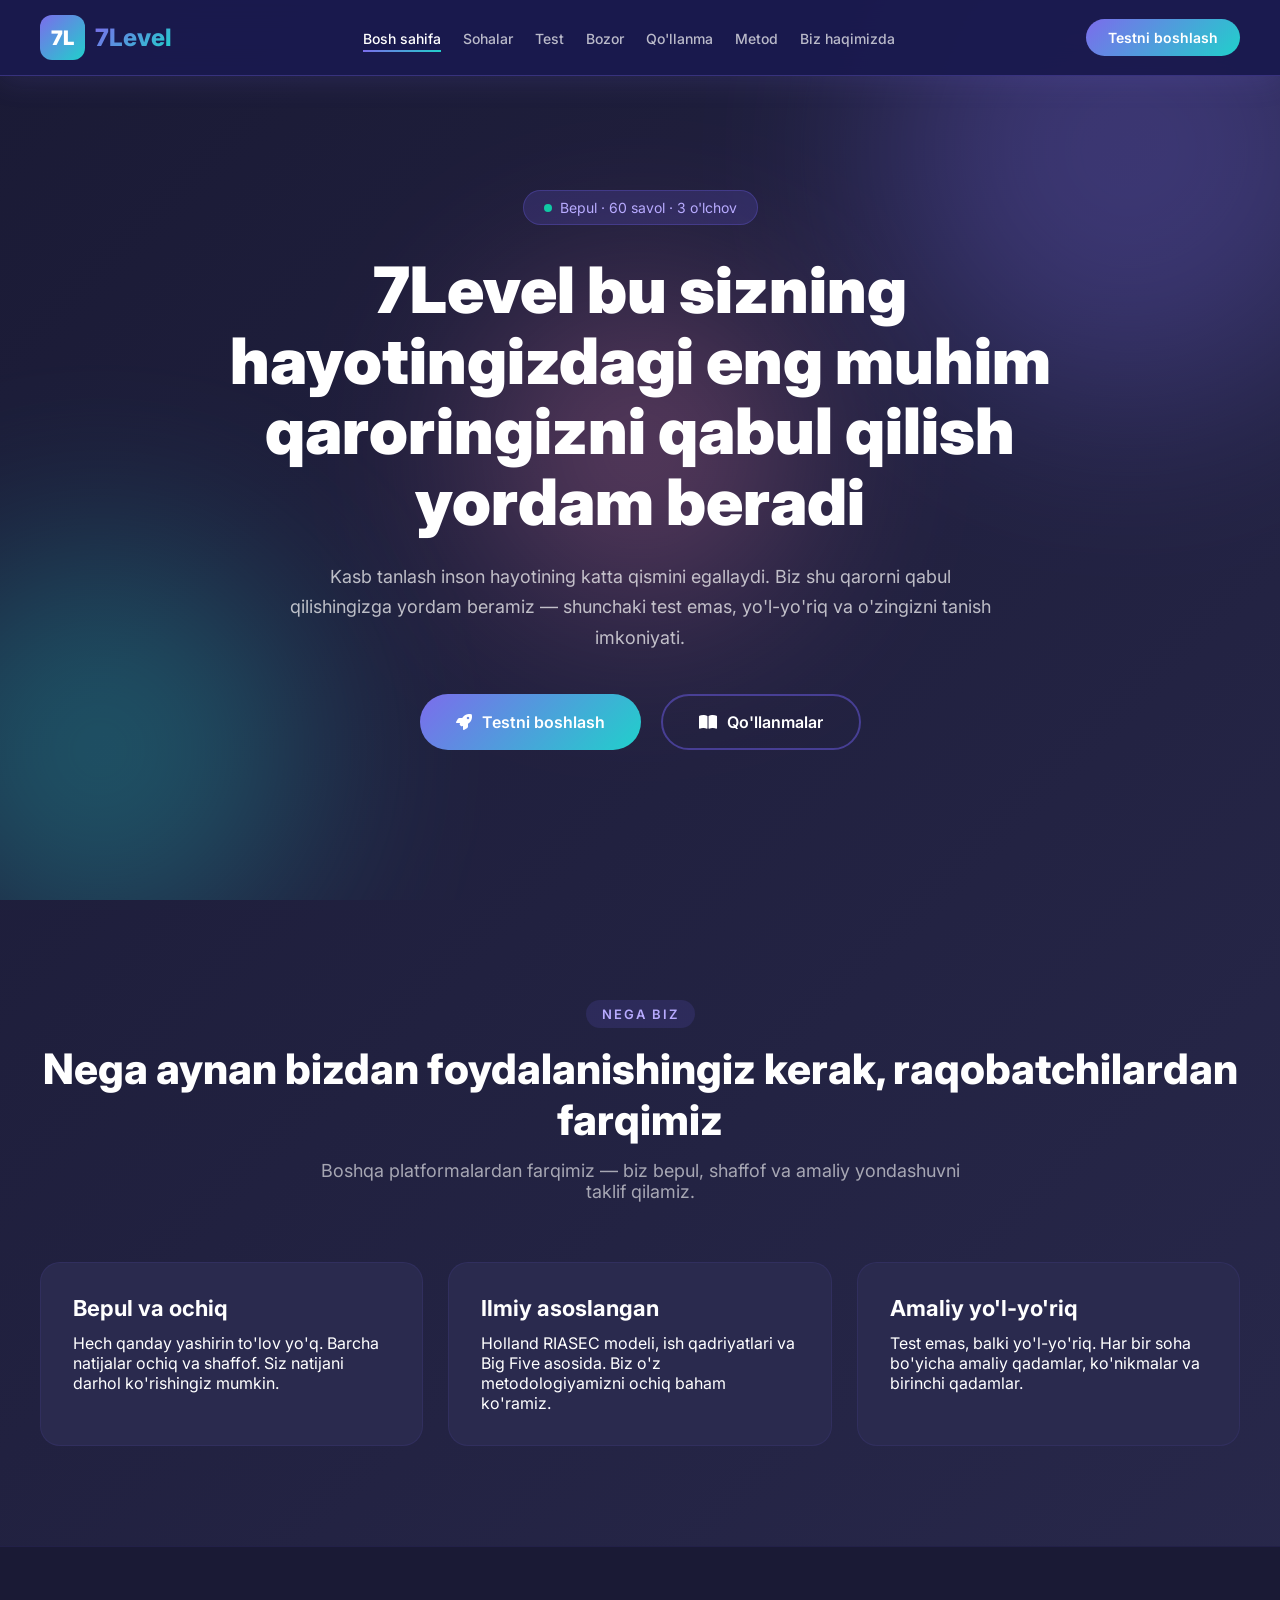
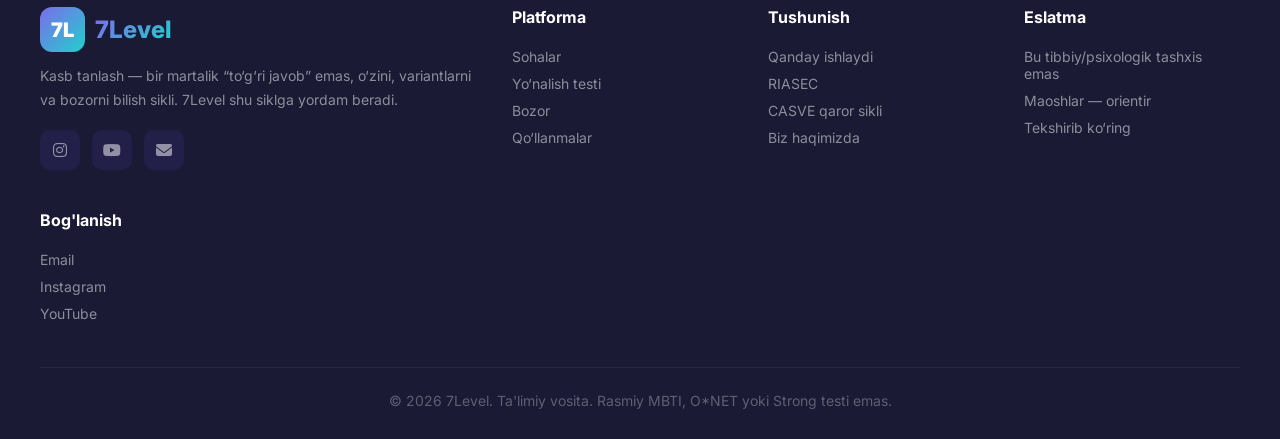
<file: 7level-website/index.html>
<!DOCTYPE html>
<html lang="uz">
<head>
    <meta charset="UTF-8">
    <meta name="viewport" content="width=device-width, initial-scale=1.0">
    <title>7Level — Kasbiy yo'nalish platformasi</title>
    <link href="https://fonts.googleapis.com/css2?family=Inter:wght@400;500;600;700;800;900&display=swap" rel="stylesheet">
    <link rel="stylesheet" href="https://cdnjs.cloudflare.com/ajax/libs/font-awesome/6.5.1/css/all.min.css">
    <link rel="stylesheet" href="css/style.css">
</head>
<body>
    <div id="site-header"></div>
    <main>
        <section class="hero" id="home">
            <div class="hero-bg">
                <div class="circle"></div>
                <div class="circle"></div>
                <div class="circle"></div>
            </div>
            <div class="hero-content">
                <div class="hero-badge"><span class="dot"></span> Bepul · 60 savol · 3 o'lchov</div>
                <h1>7Level bu sizning hayotingizdagi eng muhim qaroringizni qabul qilish yordam beradi</h1>
                <p>Kasb tanlash inson hayotining katta qismini egallaydi. Biz shu qarorni qabul qilishingizga yordam beramiz — shunchaki test emas, yo'l-yo'riq va o'zingizni tanish imkoniyati.</p>
                <div class="hero-buttons">
                    <a href="test.html" class="btn-primary"><i class="fas fa-rocket"></i> Testni boshlash</a>
                    <a href="qollanma.html" class="btn-secondary"><i class="fas fa-book-open"></i> Qo'llanmalar</a>
                </div>
            </div>
        </section>

        <section>
            <div class="section-header fade-in">
                <div class="section-tag">Nega biz</div>
                <h2>Nega aynan bizdan foydalanishingiz kerak, raqobatchilardan farqimiz</h2>
                <p>Boshqa platformalardan farqimiz — biz bepul, shaffof va amaliy yondashuvni taklif qilamiz.</p>
            </div>
            <div class="guide-grid">
                <article class="method-card fade-in">
                    <h3>Bepul va ochiq</h3>
                    <p>Hech qanday yashirin to'lov yo'q. Barcha natijalar ochiq va shaffof. Siz natijani darhol ko'rishingiz mumkin.</p>
                </article>
                <article class="method-card fade-in">
                    <h3>Ilmiy asoslangan</h3>
                    <p>Holland RIASEC modeli, ish qadriyatlari va Big Five asosida. Biz o'z metodologiyamizni ochiq baham ko'ramiz.</p>
                </article>
                <article class="method-card fade-in">
                    <h3>Amaliy yo'l-yo'riq</h3>
                    <p>Test emas, balki yo'l-yo'riq. Har bir soha bo'yicha amaliy qadamlar, ko'nikmalar va birinchi qadamlar.</p>
                </article>
            </div>
        </section>
    </main>
    <div id="site-footer"></div>
    <script src="js/common.js"></script>
</body>
</html>
</file>
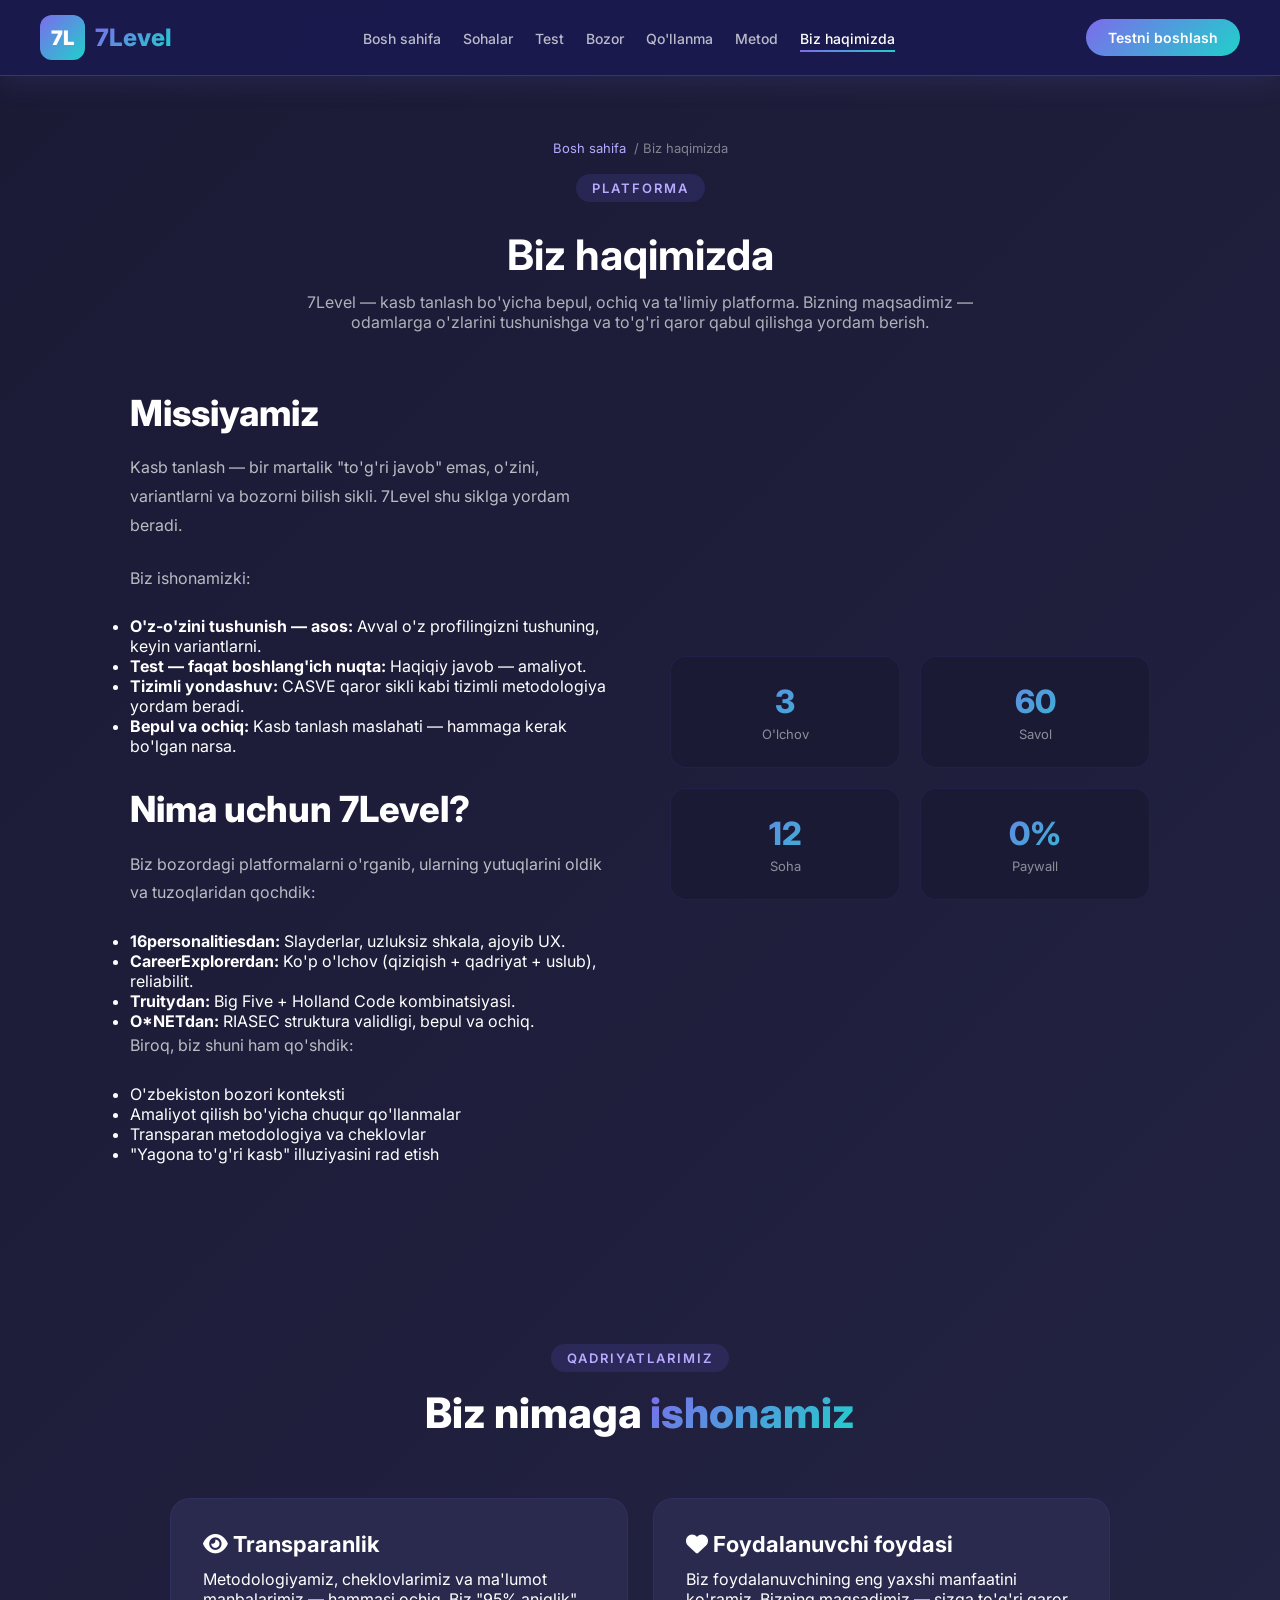
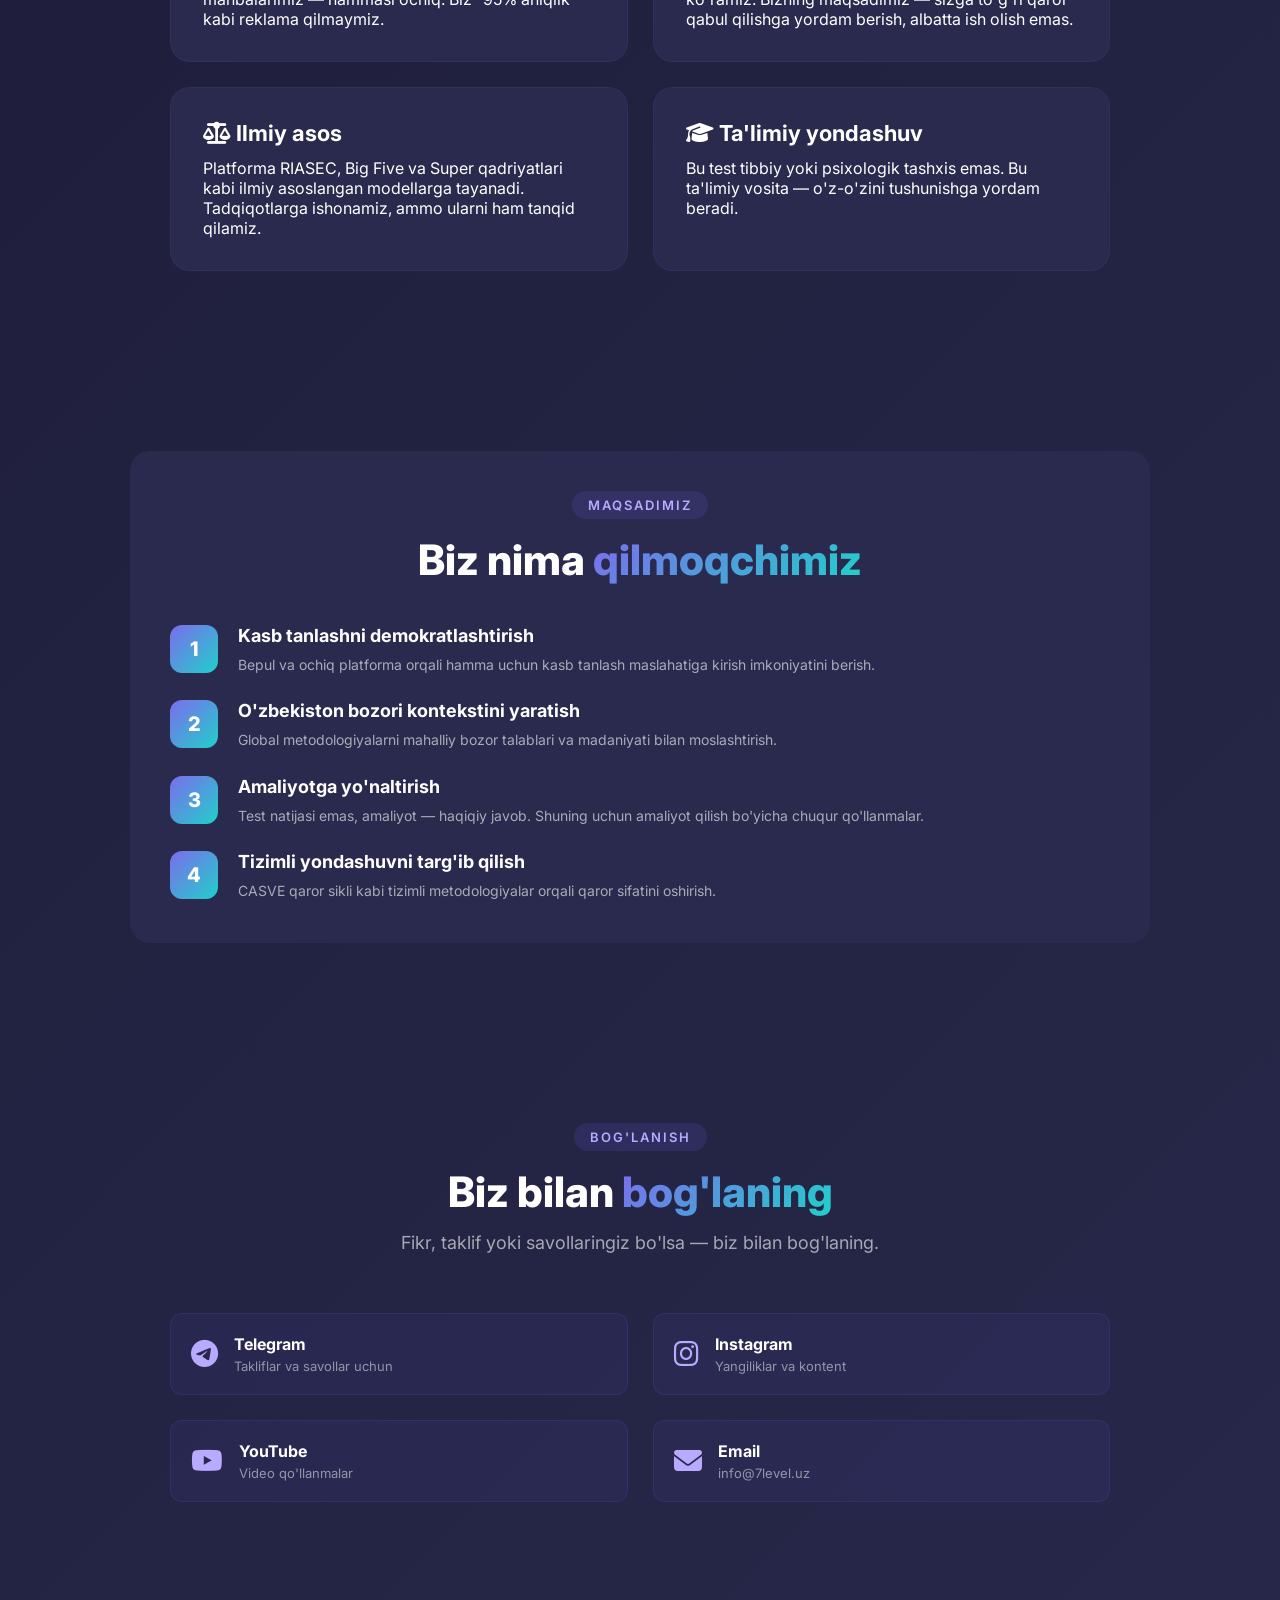
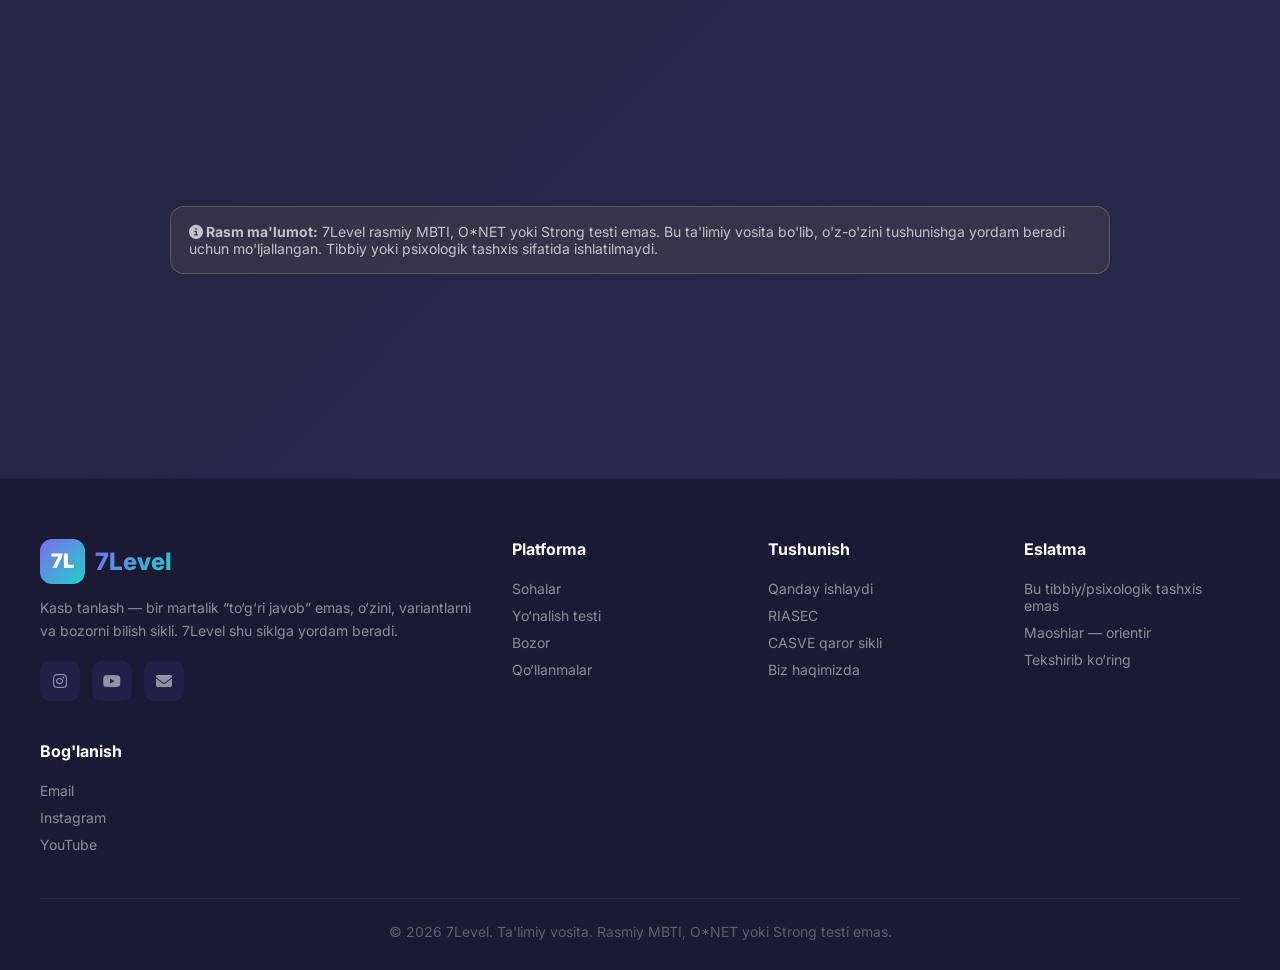
<file: 7level-website/biz-haqimizda.html>
<!DOCTYPE html>
<html lang="uz">
<head>
    <meta charset="UTF-8">
    <meta name="viewport" content="width=device-width, initial-scale=1.0">
    <title>Biz haqimizda — 7Level</title>
    <link href="https://fonts.googleapis.com/css2?family=Inter:wght@400;500;600;700;800;900&display=swap" rel="stylesheet">
    <link rel="stylesheet" href="https://cdnjs.cloudflare.com/ajax/libs/font-awesome/6.5.1/css/all.min.css">
    <link rel="stylesheet" href="css/style.css">
</head>
<body>
    <div id="site-header"></div>
    <main>
        <div class="page-hero">
            <div class="breadcrumb"><a href="index.html">Bosh sahifa</a> / Biz haqimizda</div>
            <div class="section-tag">Platforma</div>
            <h1 style="font-size:42px;margin:12px 0;">Biz haqimizda</h1>
            <p style="color:rgba(255,255,255,.65);max-width:680px;margin:0 auto;">7Level — kasb tanlash bo'yicha bepul, ochiq va ta'limiy platforma. Bizning maqsadimiz — odamlarga o'zlarini tushunishga va to'g'ri qaror qabul qilishga yordam berish.</p>
        </div>

        <div class="container">
            <div class="about-grid">
                <div class="about-content">
                    <h2>Missiyamiz</h2>
                    <p>Kasb tanlash — bir martalik "to'g'ri javob" emas, o'zini, variantlarni va bozorni bilish sikli. 7Level shu siklga yordam beradi.</p>
                    
                    <p>Biz ishonamizki:</p>
                    <ul>
                        <li><strong>O'z-o'zini tushunish — asos:</strong> Avval o'z profilingizni tushuning, keyin variantlarni.</li>
                        <li><strong>Test — faqat boshlang'ich nuqta:</strong> Haqiqiy javob — amaliyot.</li>
                        <li><strong>Tizimli yondashuv:</strong> CASVE qaror sikli kabi tizimli metodologiya yordam beradi.</li>
                        <li><strong>Bepul va ochiq:</strong> Kasb tanlash maslahati — hammaga kerak bo'lgan narsa.</li>
                    </ul>

                    <h2 style="margin-top:32px;">Nima uchun 7Level?</h2>
                    <p>Biz bozordagi platformalarni o'rganib, ularning yutuqlarini oldik va tuzoqlaridan qochdik:</p>
                    <ul>
                        <li><strong>16personalitiesdan:</strong> Slayderlar, uzluksiz shkala, ajoyib UX.</li>
                        <li><strong>CareerExplorerdan:</strong> Ko'p o'lchov (qiziqish + qadriyat + uslub), reliabilit.</li>
                        <li><strong>Truitydan:</strong> Big Five + Holland Code kombinatsiyasi.</li>
                        <li><strong>O*NETdan:</strong> RIASEC struktura validligi, bepul va ochiq.</li>
                    </ul>
                    <p>Biroq, biz shuni ham qo'shdik:</p>
                    <ul>
                        <li>O'zbekiston bozori konteksti</li>
                        <li>Amaliyot qilish bo'yicha chuqur qo'llanmalar</li>
                        <li>Transparan metodologiya va cheklovlar</li>
                        <li>"Yagona to'g'ri kasb" illuziyasini rad etish</li>
                    </ul>
                </div>
                <div class="about-visual">
                    <div class="about-stat-card">
                        <div class="num">3</div>
                        <div class="desc">O'lchov</div>
                    </div>
                    <div class="about-stat-card">
                        <div class="num">60</div>
                        <div class="desc">Savol</div>
                    </div>
                    <div class="about-stat-card">
                        <div class="num">12</div>
                        <div class="desc">Soha</div>
                    </div>
                    <div class="about-stat-card">
                        <div class="num">0%</div>
                        <div class="desc">Paywall</div>
                    </div>
                </div>
            </div>

            <section style="margin-top:80px;">
                <div class="section-header fade-in">
                    <div class="section-tag">Qadriyatlarimiz</div>
                    <h2> Biz nimaga <span>ishonamiz</span></h2>
                </div>
                <div class="guide-grid">
                    <article class="method-card fade-in">
                        <h3><i class="fas fa-eye"></i> Transparanlik</h3>
                        <p>Metodologiyamiz, cheklovlarimiz va ma'lumot manbalarimiz — hammasi ochiq. Biz "95% aniqlik" kabi reklama qilmaymiz.</p>
                    </article>
                    <article class="method-card fade-in">
                        <h3><i class="fas fa-heart"></i> Foydalanuvchi foydasi</h3>
                        <p>Biz foydalanuvchining eng yaxshi manfaatini ko'ramiz. Bizning maqsadimiz — sizga to'g'ri qaror qabul qilishga yordam berish, albatta ish olish emas.</p>
                    </article>
                    <article class="method-card fade-in">
                        <h3><i class="fas fa-balance-scale"></i> Ilmiy asos</h3>
                        <p>Platforma RIASEC, Big Five va Super qadriyatlari kabi ilmiy asoslangan modellarga tayanadi. Tadqiqotlarga ishonamiz, ammo ularni ham tanqid qilamiz.</p>
                    </article>
                    <article class="method-card fade-in">
                        <h3><i class="fas fa-graduation-cap"></i> Ta'limiy yondashuv</h3>
                        <p>Bu test tibbiy yoki psixologik tashxis emas. Bu ta'limiy vosita — o'z-o'zini tushunishga yordam beradi.</p>
                    </article>
                </div>
            </section>

            <section style="margin-top:80px;background:var(--dark2);border-radius:20px;padding:40px;">
                <div class="section-header fade-in" style="margin-bottom:40px;">
                    <div class="section-tag">Maqsadimiz</div>
                    <h2> Biz nima <span>qilmoqchimiz</span></h2>
                </div>
                <div class="steps-container">
                    <div class="step-item fade-in">
                        <div class="step-number">1</div>
                        <div class="step-content">
                            <h3>Kasb tanlashni demokratlashtirish</h3>
                            <p>Bepul va ochiq platforma orqali hamma uchun kasb tanlash maslahatiga kirish imkoniyatini berish.</p>
                        </div>
                    </div>
                    <div class="step-item fade-in">
                        <div class="step-number">2</div>
                        <div class="step-content">
                            <h3>O'zbekiston bozori kontekstini yaratish</h3>
                            <p>Global metodologiyalarni mahalliy bozor talablari va madaniyati bilan moslashtirish.</p>
                        </div>
                    </div>
                    <div class="step-item fade-in">
                        <div class="step-number">3</div>
                        <div class="step-content">
                            <h3>Amaliyotga yo'naltirish</h3>
                            <p>Test natijasi emas, amaliyot — haqiqiy javob. Shuning uchun amaliyot qilish bo'yicha chuqur qo'llanmalar.</p>
                        </div>
                    </div>
                    <div class="step-item fade-in">
                        <div class="step-number">4</div>
                        <div class="step-content">
                            <h3>Tizimli yondashuvni targ'ib qilish</h3>
                            <p>CASVE qaror sikli kabi tizimli metodologiyalar orqali qaror sifatini oshirish.</p>
                        </div>
                    </div>
                </div>
            </section>

            <section style="margin-top:80px;">
                <div class="section-header fade-in">
                    <div class="section-tag">Bog'lanish</div>
                    <h2>Biz bilan <span>bog'laning</span></h2>
                    <p>Fikr, taklif yoki savollaringiz bo'lsa — biz bilan bog'laning.</p>
                </div>
                <div class="guide-grid">
                    <a class="guide-link fade-in" href="#" style="cursor:default;">
                        <i class="fab fa-telegram"></i>
                        <div>
                            <h4>Telegram</h4>
                            <p>Takliflar va savollar uchun</p>
                        </div>
                    </a>
                    <a class="guide-link fade-in" href="#" style="cursor:default;">
                        <i class="fab fa-instagram"></i>
                        <div>
                            <h4>Instagram</h4>
                            <p>Yangiliklar va kontent</p>
                        </div>
                    </a>
                    <a class="guide-link fade-in" href="#" style="cursor:default;">
                        <i class="fab fa-youtube"></i>
                        <div>
                            <h4>YouTube</h4>
                            <p>Video qo'llanmalar</p>
                        </div>
                    </a>
                    <a class="guide-link fade-in" href="#" style="cursor:default;">
                        <i class="fas fa-envelope"></i>
                        <div>
                            <h4>Email</h4>
                            <p>info@7level.uz</p>
                        </div>
                    </a>
                </div>
            </section>

            <section style="margin-top:80px;">
                <div class="disclaimer">
                    <strong><i class="fas fa-info-circle"></i> Rasm ma'lumot:</strong> 7Level rasmiy MBTI, O*NET yoki Strong testi emas. Bu ta'limiy vosita bo'lib, o'z-o'zini tushunishga yordam beradi uchun mo'ljallangan. Tibbiy yoki psixologik tashxis sifatida ishlatilmaydi.
                </div>
            </section>
        </div>
    </main>
    <div id="site-footer"></div>
    <script src="js/common.js"></script>
    <script>
        document.querySelectorAll('.fade-in').forEach(el => el.classList.add('visible'));
    </script>
</body>
</html>
</file>
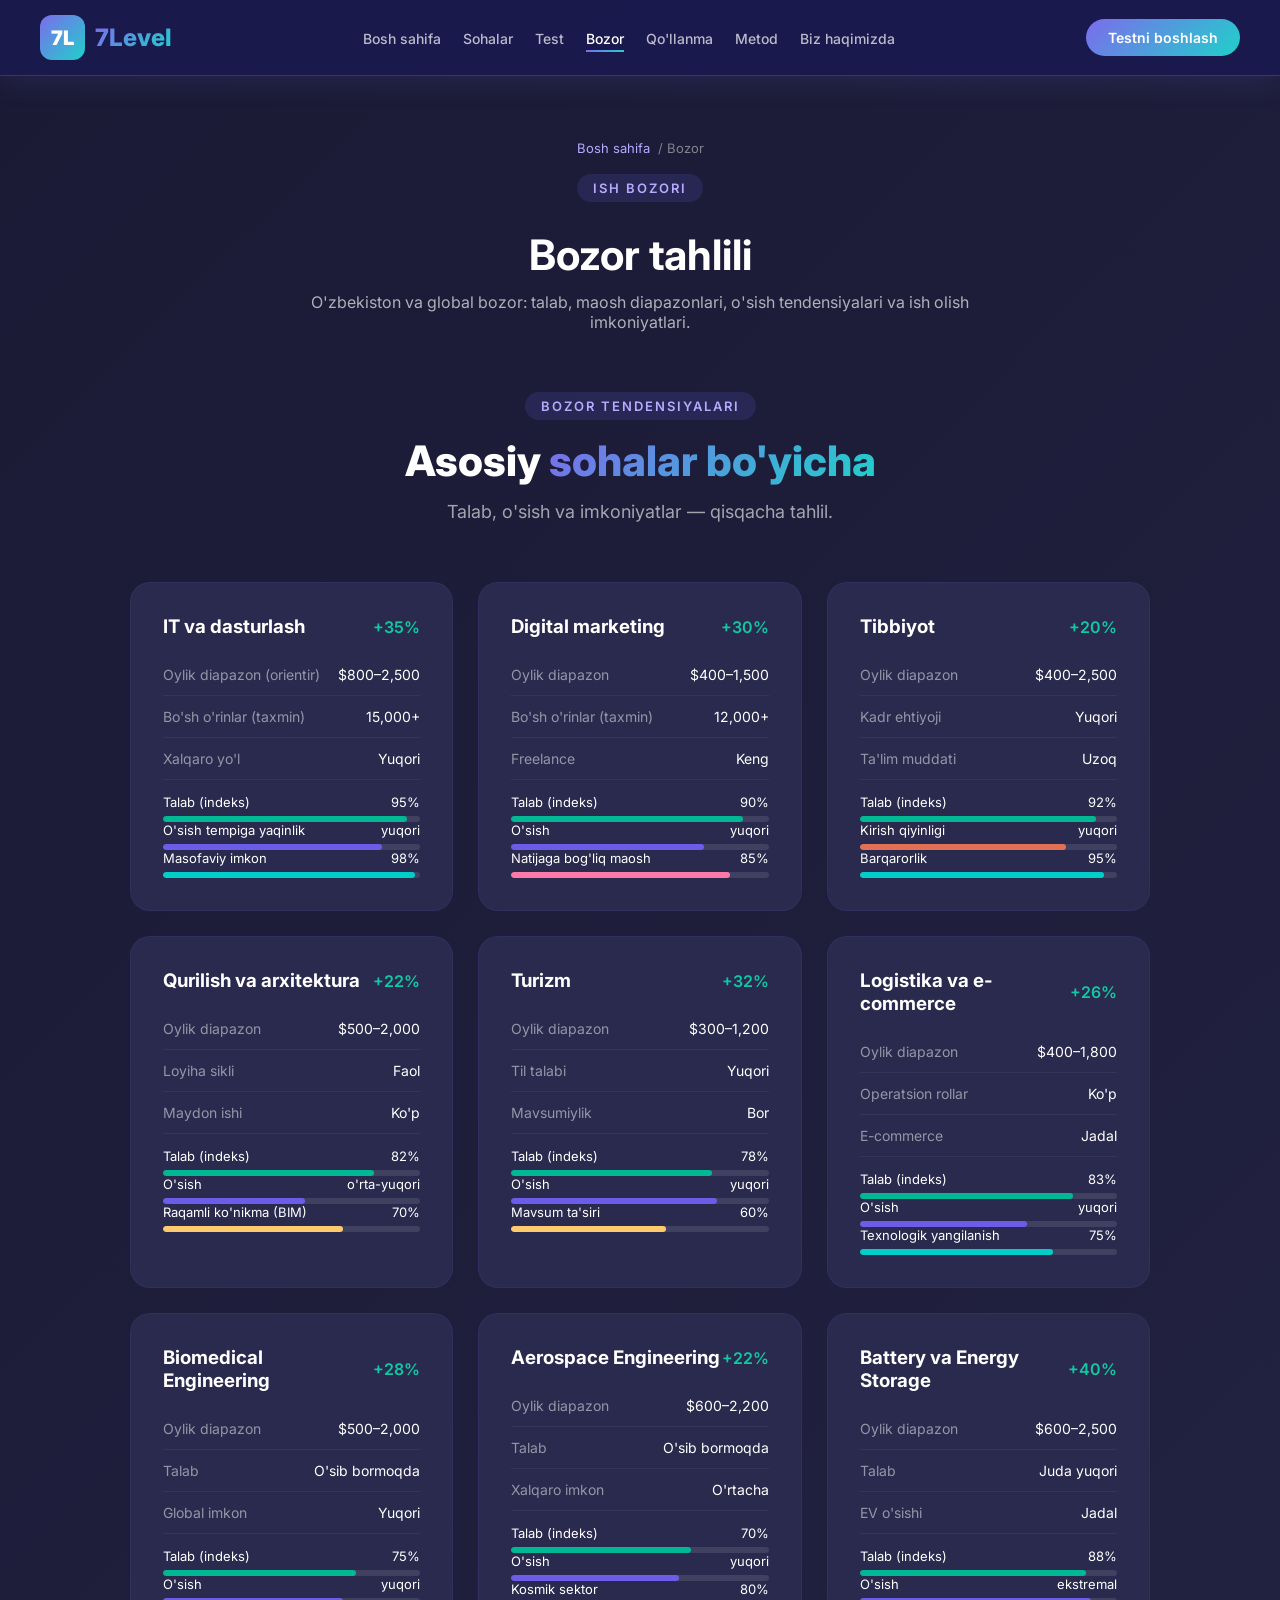
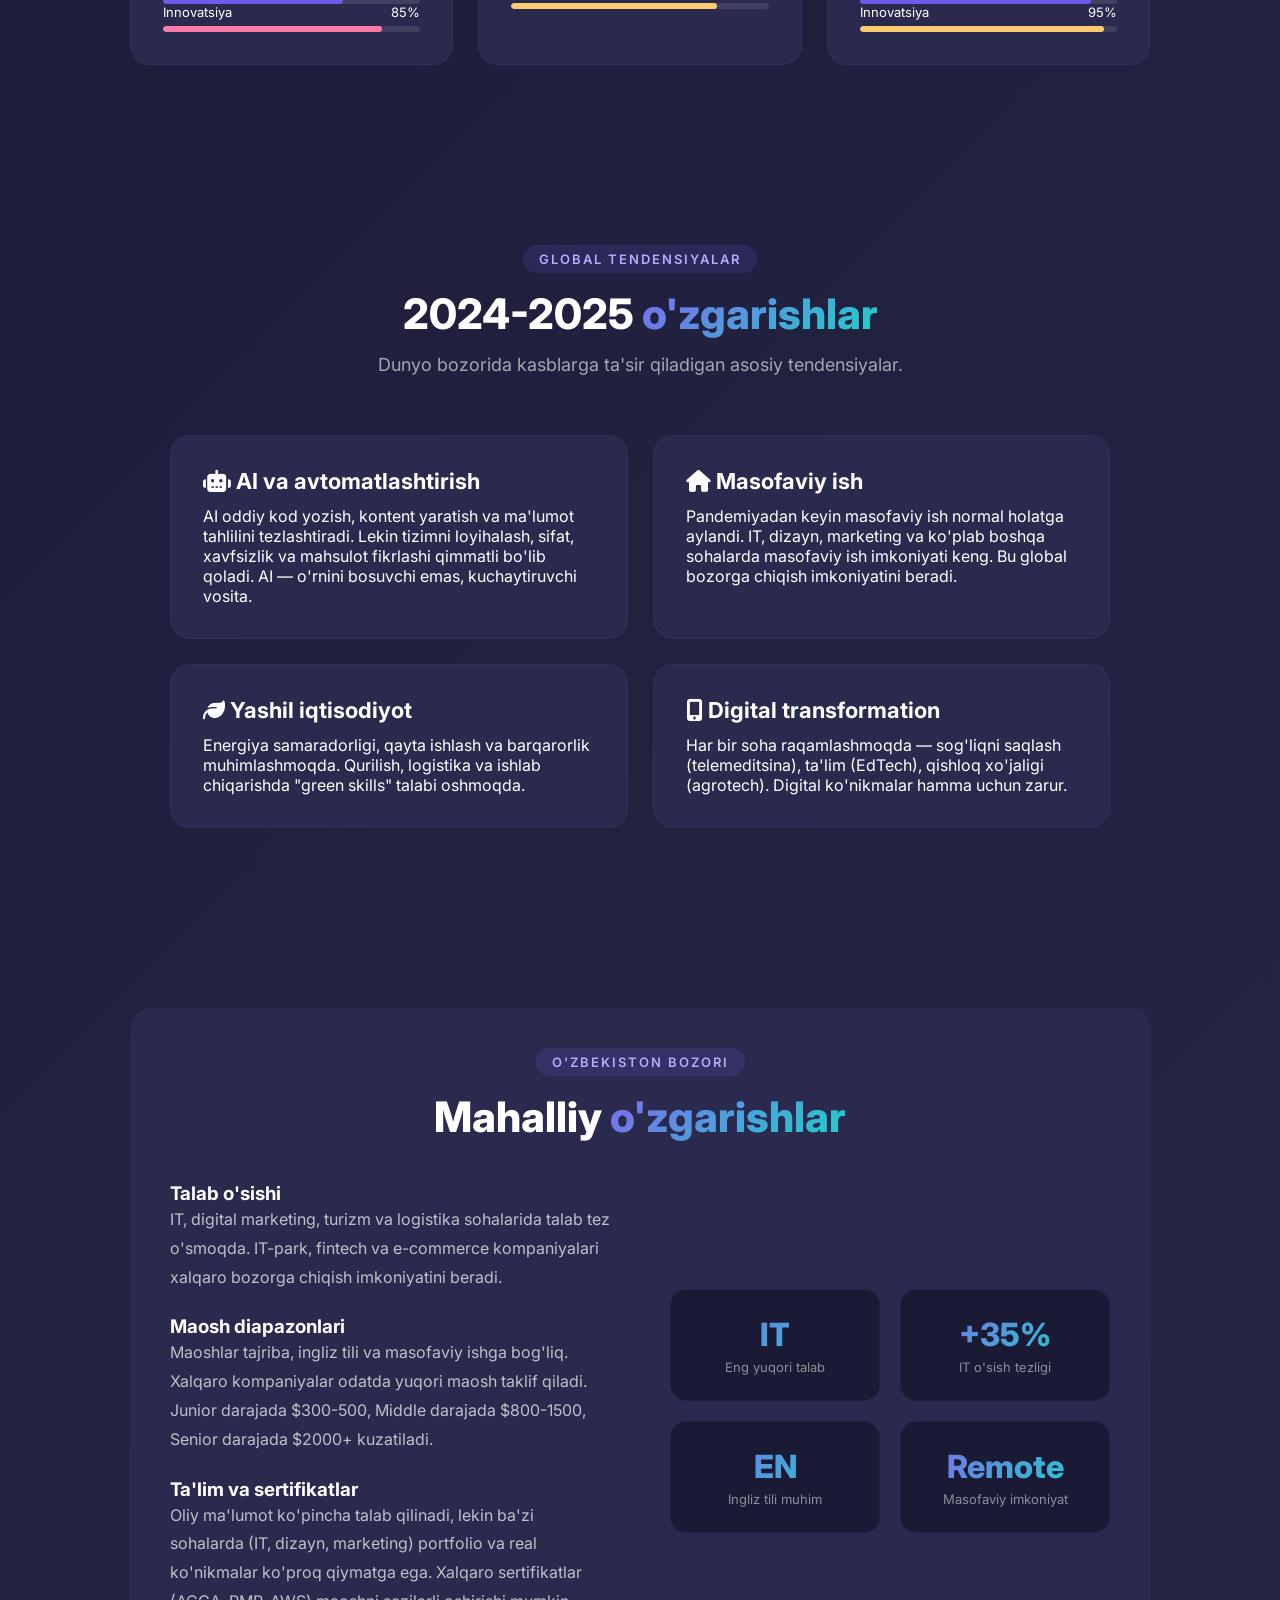
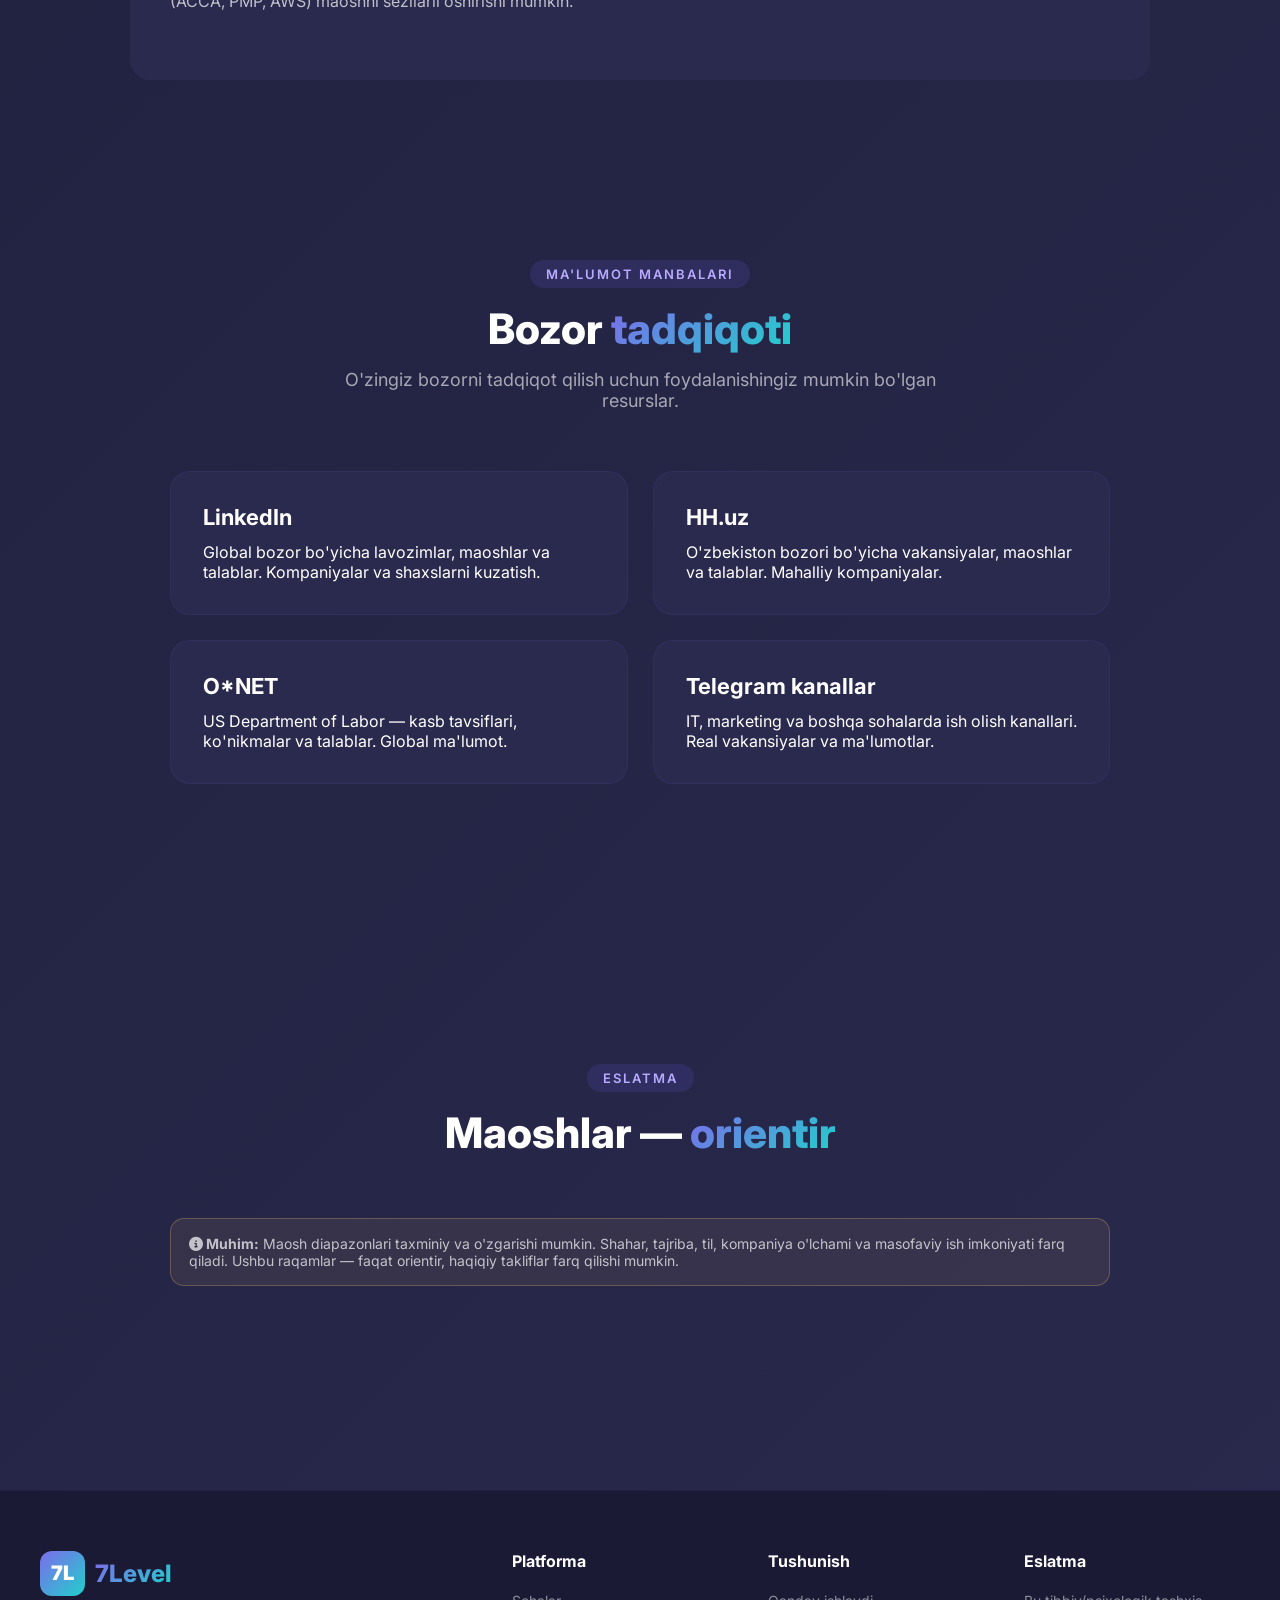
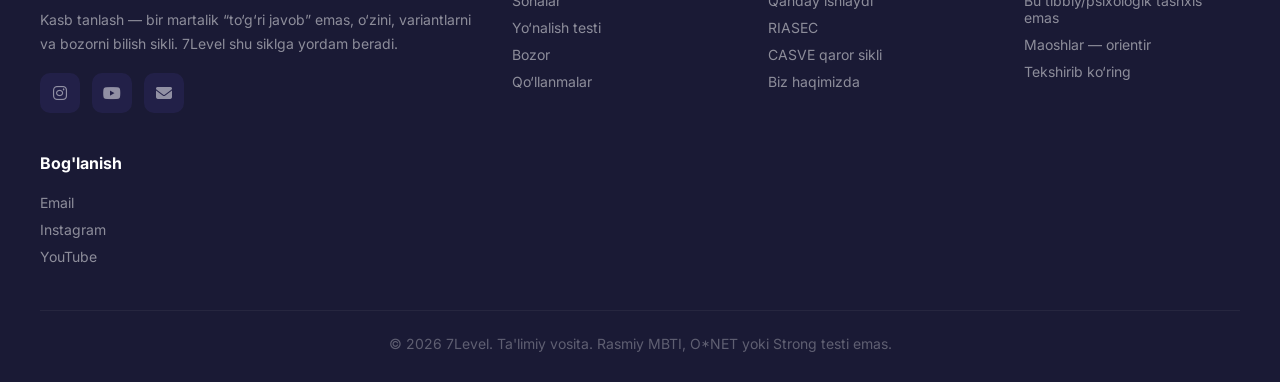
<file: 7level-website/bozor.html>
<!DOCTYPE html>
<html lang="uz">
<head>
    <meta charset="UTF-8">
    <meta name="viewport" content="width=device-width, initial-scale=1.0">
    <title>Bozor tahlili — 7Level</title>
    <link href="https://fonts.googleapis.com/css2?family=Inter:wght@400;500;600;700;800;900&display=swap" rel="stylesheet">
    <link rel="stylesheet" href="https://cdnjs.cloudflare.com/ajax/libs/font-awesome/6.5.1/css/all.min.css">
    <link rel="stylesheet" href="css/style.css">
</head>
<body>
    <div id="site-header"></div>
    <main>
        <div class="page-hero">
            <div class="breadcrumb"><a href="index.html">Bosh sahifa</a> / Bozor</div>
            <div class="section-tag">Ish bozori</div>
            <h1 style="font-size:42px;margin:12px 0;">Bozor tahlili</h1>
            <p style="color:rgba(255,255,255,.65);max-width:680px;margin:0 auto;">O'zbekiston va global bozor: talab, maosh diapazonlari, o'sish tendensiyalari va ish olish imkoniyatlari.</p>
        </div>

        <div class="container">
            <div class="section-header fade-in">
                <div class="section-tag">Bozor tendensiyalari</div>
                <h2>Asosiy <span>sohalar bo'yicha</span></h2>
                <p>Talab, o'sish va imkoniyatlar — qisqacha tahlil.</p>
            </div>

            <div class="market-grid" id="marketGrid"></div>

            <section style="margin-top:80px;">
                <div class="section-header fade-in">
                    <div class="section-tag">Global tendensiyalar</div>
                    <h2>2024-2025 <span>o'zgarishlar</span></h2>
                    <p>Dunyo bozorida kasblarga ta'sir qiladigan asosiy tendensiyalar.</p>
                </div>
                <div class="guide-grid">
                    <article class="method-card fade-in">
                        <h3><i class="fas fa-robot"></i> AI va avtomatlashtirish</h3>
                        <p>AI oddiy kod yozish, kontent yaratish va ma'lumot tahlilini tezlashtiradi. Lekin tizimni loyihalash, sifat, xavfsizlik va mahsulot fikrlashi qimmatli bo'lib qoladi. AI — o'rnini bosuvchi emas, kuchaytiruvchi vosita.</p>
                    </article>
                    <article class="method-card fade-in">
                        <h3><i class="fas fa-home"></i> Masofaviy ish</h3>
                        <p>Pandemiyadan keyin masofaviy ish normal holatga aylandi. IT, dizayn, marketing va ko'plab boshqa sohalarda masofaviy ish imkoniyati keng. Bu global bozorga chiqish imkoniyatini beradi.</p>
                    </article>
                    <article class="method-card fade-in">
                        <h3><i class="fas fa-leaf"></i> Yashil iqtisodiyot</h3>
                        <p>Energiya samaradorligi, qayta ishlash va barqarorlik muhimlashmoqda. Qurilish, logistika va ishlab chiqarishda "green skills" talabi oshmoqda.</p>
                    </article>
                    <article class="method-card fade-in">
                        <h3><i class="fas fa-mobile-alt"></i> Digital transformation</h3>
                        <p>Har bir soha raqamlashmoqda — sog'liqni saqlash (telemeditsina), ta'lim (EdTech), qishloq xo'jaligi (agrotech). Digital ko'nikmalar hamma uchun zarur.</p>
                    </article>
                </div>
            </section>

            <section style="margin-top:80px;background:var(--dark2);border-radius:20px;padding:40px;">
                <div class="section-header fade-in" style="margin-bottom:40px;">
                    <div class="section-tag">O'zbekiston bozori</div>
                    <h2>Mahalliy <span>o'zgarishlar</span></h2>
                </div>
                <div class="about-grid">
                    <div class="about-content">
                        <h3>Talab o'sishi</h3>
                        <p>IT, digital marketing, turizm va logistika sohalarida talab tez o'smoqda. IT-park, fintech va e-commerce kompaniyalari xalqaro bozorga chiqish imkoniyatini beradi.</p>
                        
                        <h3 style="margin-top:24px;">Maosh diapazonlari</h3>
                        <p>Maoshlar tajriba, ingliz tili va masofaviy ishga bog'liq. Xalqaro kompaniyalar odatda yuqori maosh taklif qiladi. Junior darajada $300-500, Middle darajada $800-1500, Senior darajada $2000+ kuzatiladi.</p>
                        
                        <h3 style="margin-top:24px;">Ta'lim va sertifikatlar</h3>
                        <p>Oliy ma'lumot ko'pincha talab qilinadi, lekin ba'zi sohalarda (IT, dizayn, marketing) portfolio va real ko'nikmalar ko'proq qiymatga ega. Xalqaro sertifikatlar (ACCA, PMP, AWS) maoshni sezilarli oshirishi mumkin.</p>
                    </div>
                    <div class="about-visual">
                        <div class="about-stat-card">
                            <div class="num">IT</div>
                            <div class="desc">Eng yuqori talab</div>
                        </div>
                        <div class="about-stat-card">
                            <div class="num">+35%</div>
                            <div class="desc">IT o'sish tezligi</div>
                        </div>
                        <div class="about-stat-card">
                            <div class="num">EN</div>
                            <div class="desc">Ingliz tili muhim</div>
                        </div>
                        <div class="about-stat-card">
                            <div class="num">Remote</div>
                            <div class="desc">Masofaviy imkoniyat</div>
                        </div>
                    </div>
                </div>
            </section>

            <section style="margin-top:80px;">
                <div class="section-header fade-in">
                    <div class="section-tag">Ma'lumot manbalari</div>
                    <h2>Bozor <span>tadqiqoti</span></h2>
                    <p>O'zingiz bozorni tadqiqot qilish uchun foydalanishingiz mumkin bo'lgan resurslar.</p>
                </div>
                <div class="guide-grid">
                    <article class="method-card fade-in">
                        <h3>LinkedIn</h3>
                        <p>Global bozor bo'yicha lavozimlar, maoshlar va talablar. Kompaniyalar va shaxslarni kuzatish.</p>
                    </article>
                    <article class="method-card fade-in">
                        <h3>HH.uz</h3>
                        <p>O'zbekiston bozori bo'yicha vakansiyalar, maoshlar va talablar. Mahalliy kompaniyalar.</p>
                    </article>
                    <article class="method-card fade-in">
                        <h3>O*NET</h3>
                        <p>US Department of Labor — kasb tavsiflari, ko'nikmalar va talablar. Global ma'lumot.</p>
                    </article>
                    <article class="method-card fade-in">
                        <h3>Telegram kanallar</h3>
                        <p>IT, marketing va boshqa sohalarda ish olish kanallari. Real vakansiyalar va ma'lumotlar.</p>
                    </article>
                </div>
            </section>

            <section style="margin-top:80px;">
                <div class="section-header fade-in">
                    <div class="section-tag">Eslatma</div>
                    <h2>Maoshlar — <span>orientir</span></h2>
                </div>
                <div class="disclaimer">
                    <strong><i class="fas fa-info-circle"></i> Muhim:</strong> Maosh diapazonlari taxminiy va o'zgarishi mumkin. Shahar, tajriba, til, kompaniya o'lchami va masofaviy ish imkoniyati farq qiladi. Ushbu raqamlar — faqat orientir, haqiqiy takliflar farq qilishi mumkin.
                </div>
            </section>
        </div>
    </main>
    <div id="site-footer"></div>
    <script src="js/data.js"></script>
    <script src="js/common.js"></script>
    <script>
        document.getElementById('marketGrid').innerHTML = marketData.map(m => `
            <div class="market-card fade-in">
                <div class="market-card-header">
                    <h3>${m.name}</h3>
                    <span class="trend-up">${m.trendVal}</span>
                </div>
                <div class="market-stat-row">
                    <span class="market-stat-label">${m.stats[0].label}</span>
                    <span>${m.stats[0].value}</span>
                </div>
                <div class="market-stat-row">
                    <span class="market-stat-label">${m.stats[1].label}</span>
                    <span>${m.stats[1].value}</span>
                </div>
                <div class="market-stat-row">
                    <span class="market-stat-label">${m.stats[2].label}</span>
                    <span>${m.stats[2].value}</span>
                </div>
                <div class="market-bar-container">
                    ${m.bars.map(b => `
                        <div class="market-bar-label">
                            <span>${b.label}</span>
                            <span>${b.value}</span>
                        </div>
                        <div class="market-bar">
                            <div class="market-bar-fill" style="width:${b.percent}%;background:${b.color}"></div>
                        </div>
                    `).join('')}
                </div>
            </div>
        `).join('');
        document.querySelectorAll('.fade-in').forEach(el => el.classList.add('visible'));
    </script>
</body>
</html>
</file>
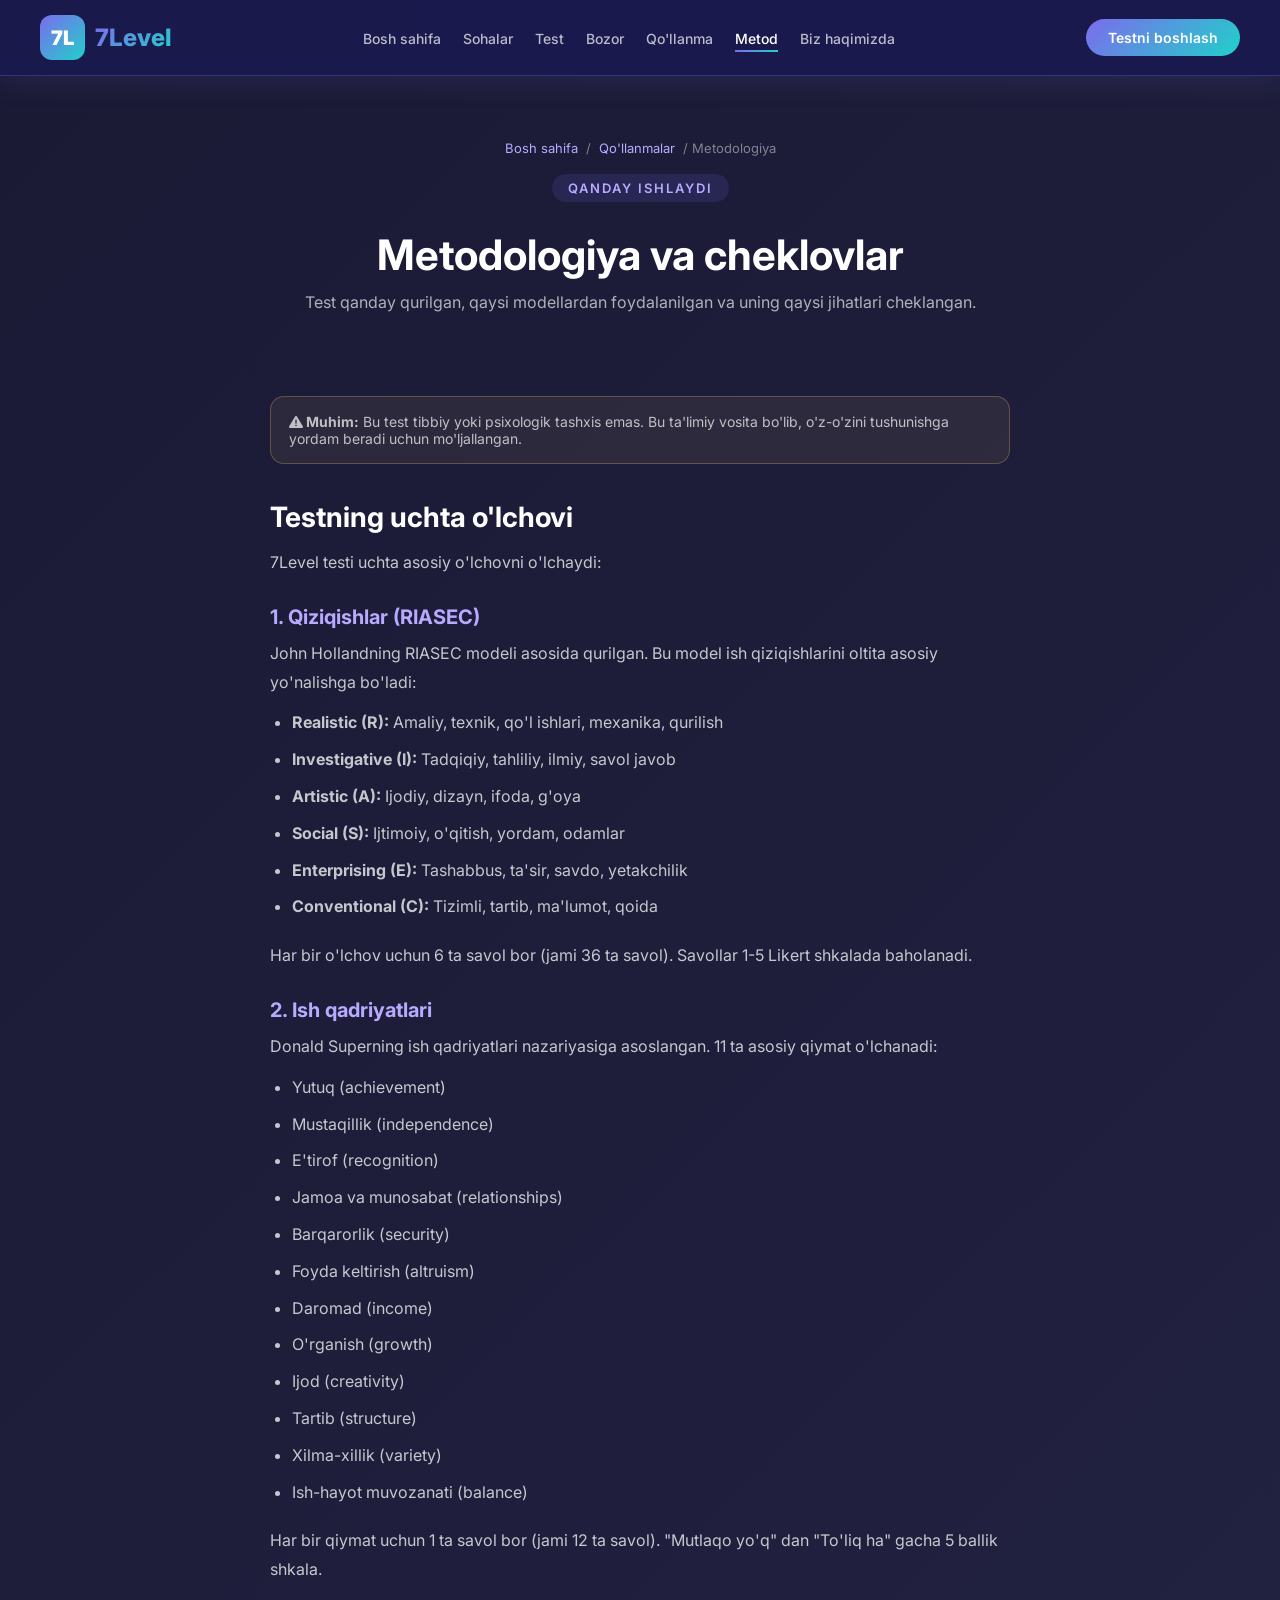
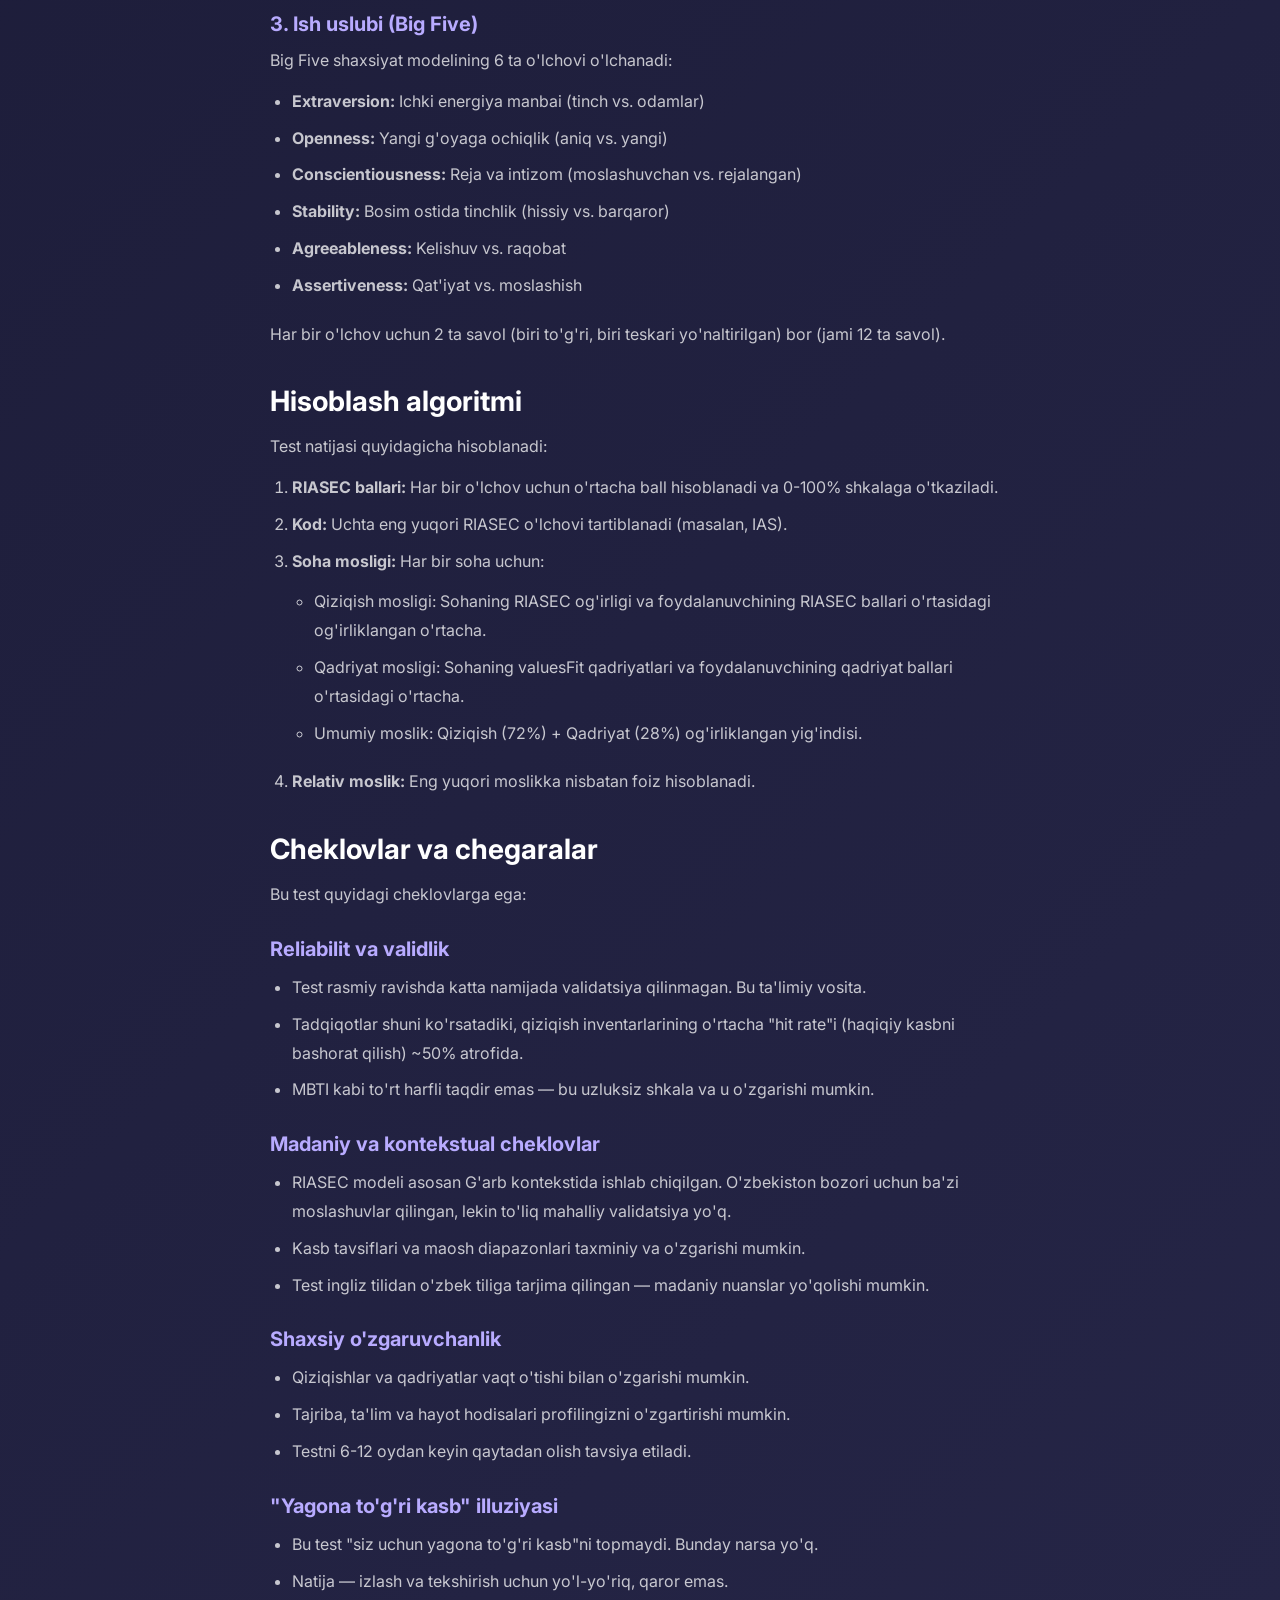
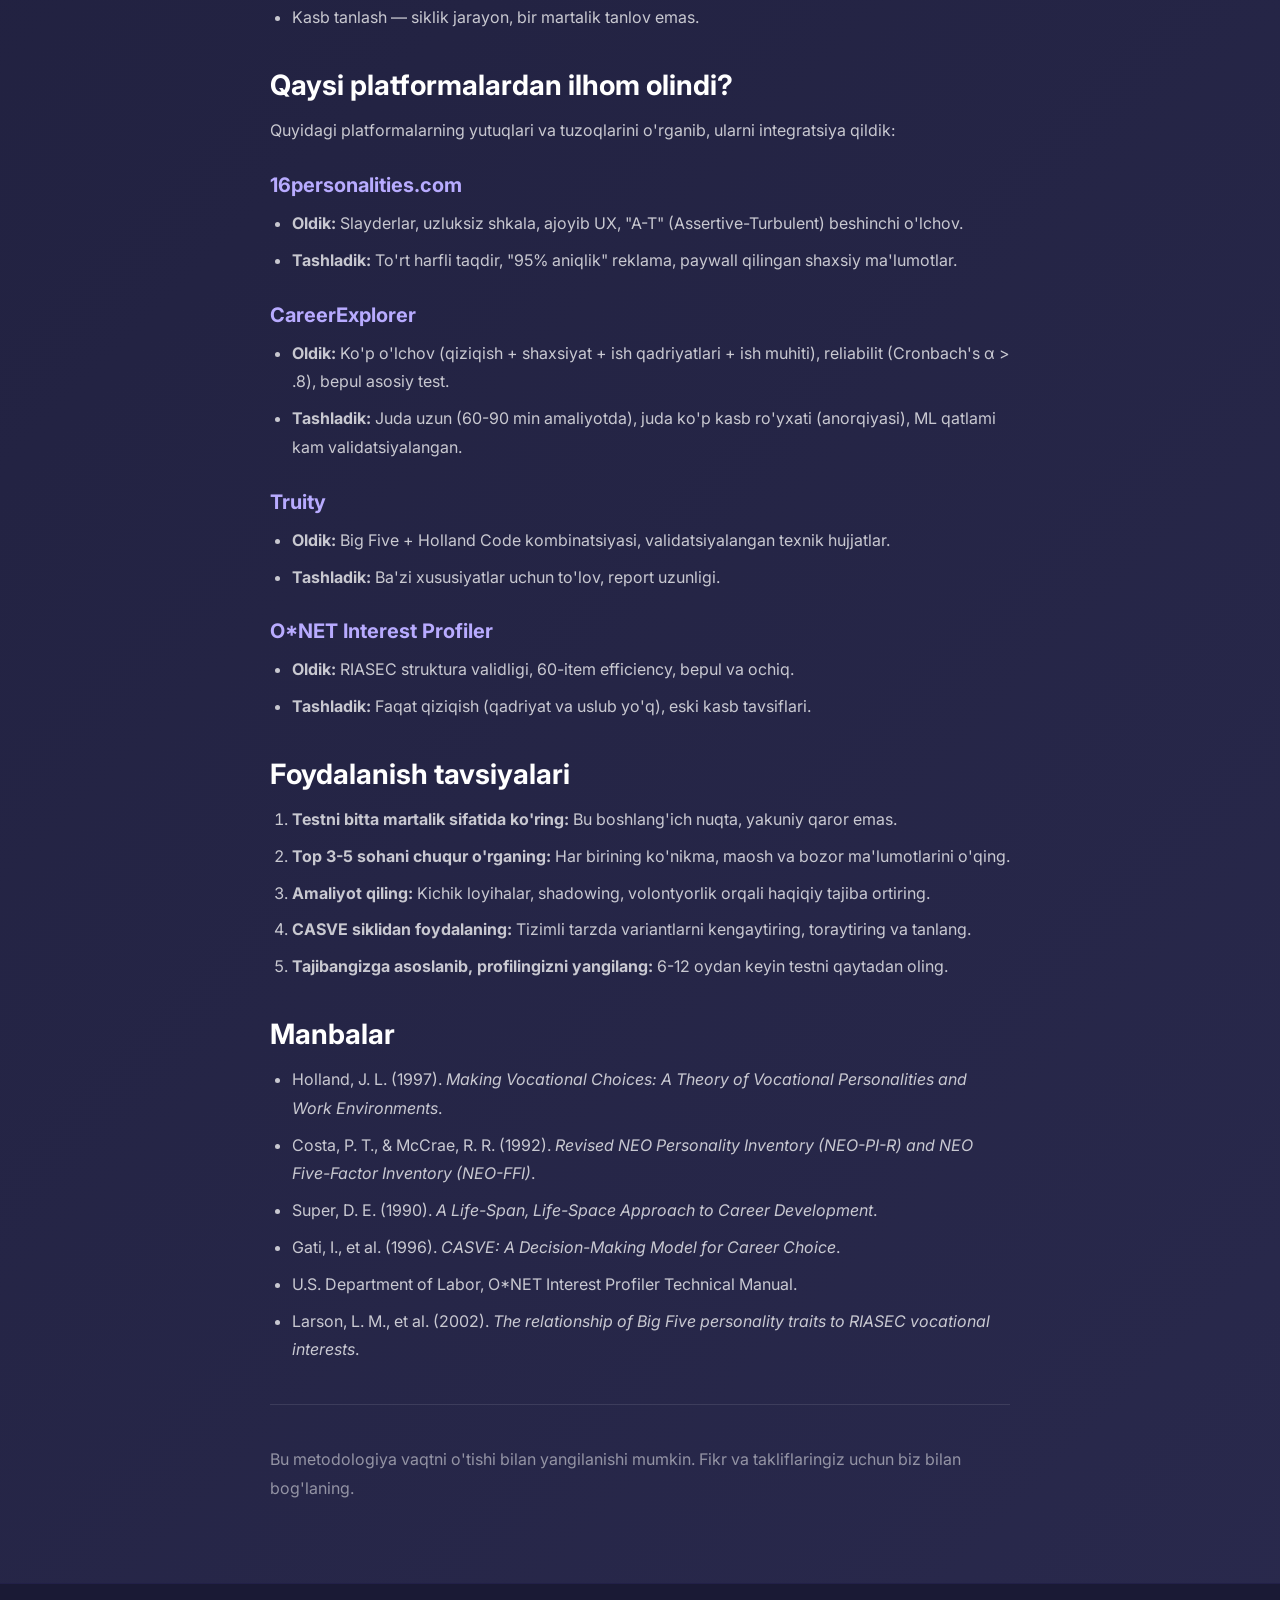
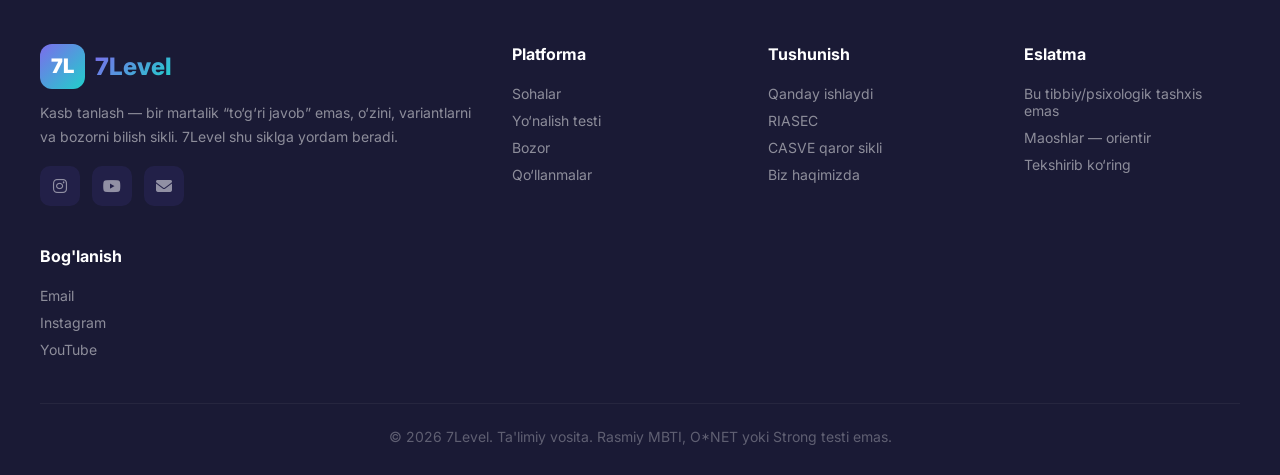
<file: 7level-website/metodologiya.html>
<!DOCTYPE html>
<html lang="uz">
<head>
    <meta charset="UTF-8">
    <meta name="viewport" content="width=device-width, initial-scale=1.0">
    <title>Metodologiya — 7Level</title>
    <link href="https://fonts.googleapis.com/css2?family=Inter:wght@400;500;600;700;800;900&display=swap" rel="stylesheet">
    <link rel="stylesheet" href="https://cdnjs.cloudflare.com/ajax/libs/font-awesome/6.5.1/css/all.min.css">
    <link rel="stylesheet" href="css/style.css">
</head>
<body>
    <div id="site-header"></div>
    <main>
        <div class="page-hero">
            <div class="breadcrumb"><a href="index.html">Bosh sahifa</a> / <a href="qollanma.html">Qo'llanmalar</a> / Metodologiya</div>
            <div class="section-tag">Qanday ishlaydi</div>
            <h1 style="font-size:42px;margin:12px 0;">Metodologiya va cheklovlar</h1>
            <p style="color:rgba(255,255,255,.65);max-width:680px;margin:0 auto;">Test qanday qurilgan, qaysi modellardan foydalanilgan va uning qaysi jihatlari cheklangan.</p>
        </div>

        <div class="container narrow article">
            <div class="disclaimer">
                <strong><i class="fas fa-exclamation-triangle"></i> Muhim:</strong> Bu test tibbiy yoki psixologik tashxis emas. Bu ta'limiy vosita bo'lib, o'z-o'zini tushunishga yordam beradi uchun mo'ljallangan.
            </div>

            <h2>Testning uchta o'lchovi</h2>
            <p>7Level testi uchta asosiy o'lchovni o'lchaydi:</p>

            <h3>1. Qiziqishlar (RIASEC)</h3>
            <p>John Hollandning RIASEC modeli asosida qurilgan. Bu model ish qiziqishlarini oltita asosiy yo'nalishga bo'ladi:</p>
            <ul>
                <li><strong>Realistic (R):</strong> Amaliy, texnik, qo'l ishlari, mexanika, qurilish</li>
                <li><strong>Investigative (I):</strong> Tadqiqiy, tahliliy, ilmiy, savol javob</li>
                <li><strong>Artistic (A):</strong> Ijodiy, dizayn, ifoda, g'oya</li>
                <li><strong>Social (S):</strong> Ijtimoiy, o'qitish, yordam, odamlar</li>
                <li><strong>Enterprising (E):</strong> Tashabbus, ta'sir, savdo, yetakchilik</li>
                <li><strong>Conventional (C):</strong> Tizimli, tartib, ma'lumot, qoida</li>
            </ul>
            <p>Har bir o'lchov uchun 6 ta savol bor (jami 36 ta savol). Savollar 1-5 Likert shkalada baholanadi.</p>

            <h3>2. Ish qadriyatlari</h3>
            <p>Donald Superning ish qadriyatlari nazariyasiga asoslangan. 11 ta asosiy qiymat o'lchanadi:</p>
            <ul>
                <li>Yutuq (achievement)</li>
                <li>Mustaqillik (independence)</li>
                <li>E'tirof (recognition)</li>
                <li>Jamoa va munosabat (relationships)</li>
                <li>Barqarorlik (security)</li>
                <li>Foyda keltirish (altruism)</li>
                <li>Daromad (income)</li>
                <li>O'rganish (growth)</li>
                <li>Ijod (creativity)</li>
                <li>Tartib (structure)</li>
                <li>Xilma-xillik (variety)</li>
                <li>Ish-hayot muvozanati (balance)</li>
            </ul>
            <p>Har bir qiymat uchun 1 ta savol bor (jami 12 ta savol). "Mutlaqo yo'q" dan "To'liq ha" gacha 5 ballik shkala.</p>

            <h3>3. Ish uslubi (Big Five)</h3>
            <p>Big Five shaxsiyat modelining 6 ta o'lchovi o'lchanadi:</p>
            <ul>
                <li><strong>Extraversion:</strong> Ichki energiya manbai (tinch vs. odamlar)</li>
                <li><strong>Openness:</strong> Yangi g'oyaga ochiqlik (aniq vs. yangi)</li>
                <li><strong>Conscientiousness:</strong> Reja va intizom (moslashuvchan vs. rejalangan)</li>
                <li><strong>Stability:</strong> Bosim ostida tinchlik (hissiy vs. barqaror)</li>
                <li><strong>Agreeableness:</strong> Kelishuv vs. raqobat</li>
                <li><strong>Assertiveness:</strong> Qat'iyat vs. moslashish</li>
            </ul>
            <p>Har bir o'lchov uchun 2 ta savol (biri to'g'ri, biri teskari yo'naltirilgan) bor (jami 12 ta savol).</p>

            <h2>Hisoblash algoritmi</h2>
            <p>Test natijasi quyidagicha hisoblanadi:</p>
            <ol>
                <li><strong>RIASEC ballari:</strong> Har bir o'lchov uchun o'rtacha ball hisoblanadi va 0-100% shkalaga o'tkaziladi.</li>
                <li><strong>Kod:</strong> Uchta eng yuqori RIASEC o'lchovi tartiblanadi (masalan, IAS).</li>
                <li><strong>Soha mosligi:</strong> Har bir soha uchun:
                    <ul>
                        <li>Qiziqish mosligi: Sohaning RIASEC og'irligi va foydalanuvchining RIASEC ballari o'rtasidagi og'irliklangan o'rtacha.</li>
                        <li>Qadriyat mosligi: Sohaning valuesFit qadriyatlari va foydalanuvchining qadriyat ballari o'rtasidagi o'rtacha.</li>
                        <li>Umumiy moslik: Qiziqish (72%) + Qadriyat (28%) og'irliklangan yig'indisi.</li>
                    </ul>
                </li>
                <li><strong>Relativ moslik:</strong> Eng yuqori moslikka nisbatan foiz hisoblanadi.</li>
            </ol>

            <h2>Cheklovlar va chegaralar</h2>
            <p>Bu test quyidagi cheklovlarga ega:</p>

            <h3>Reliabilit va validlik</h3>
            <ul>
                <li>Test rasmiy ravishda katta namijada validatsiya qilinmagan. Bu ta'limiy vosita.</li>
                <li>Tadqiqotlar shuni ko'rsatadiki, qiziqish inventarlarining o'rtacha "hit rate"i (haqiqiy kasbni bashorat qilish) ~50% atrofida.</li>
                <li>MBTI kabi to'rt harfli taqdir emas — bu uzluksiz shkala va u o'zgarishi mumkin.</li>
            </ul>

            <h3>Madaniy va kontekstual cheklovlar</h3>
            <ul>
                <li>RIASEC modeli asosan G'arb kontekstida ishlab chiqilgan. O'zbekiston bozori uchun ba'zi moslashuvlar qilingan, lekin to'liq mahalliy validatsiya yo'q.</li>
                <li>Kasb tavsiflari va maosh diapazonlari taxminiy va o'zgarishi mumkin.</li>
                <li>Test ingliz tilidan o'zbek tiliga tarjima qilingan — madaniy nuanslar yo'qolishi mumkin.</li>
            </ul>

            <h3>Shaxsiy o'zgaruvchanlik</h3>
            <ul>
                <li>Qiziqishlar va qadriyatlar vaqt o'tishi bilan o'zgarishi mumkin.</li>
                <li>Tajriba, ta'lim va hayot hodisalari profilingizni o'zgartirishi mumkin.</li>
                <li>Testni 6-12 oydan keyin qaytadan olish tavsiya etiladi.</li>
            </ul>

            <h3>"Yagona to'g'ri kasb" illuziyasi</h3>
            <ul>
                <li>Bu test "siz uchun yagona to'g'ri kasb"ni topmaydi. Bunday narsa yo'q.</li>
                <li>Natija — izlash va tekshirish uchun yo'l-yo'riq, qaror emas.</li>
                <li>Kasb tanlash — siklik jarayon, bir martalik tanlov emas.</li>
            </ul>

            <h2>Qaysi platformalardan ilhom olindi?</h2>
            <p>Quyidagi platformalarning yutuqlari va tuzoqlarini o'rganib, ularni integratsiya qildik:</p>

            <h3>16personalities.com</h3>
            <ul>
                <li><strong>Oldik:</strong> Slayderlar, uzluksiz shkala, ajoyib UX, "A-T" (Assertive-Turbulent) beshinchi o'lchov.</li>
                <li><strong>Tashladik:</strong> To'rt harfli taqdir, "95% aniqlik" reklama, paywall qilingan shaxsiy ma'lumotlar.</li>
            </ul>

            <h3>CareerExplorer</h3>
            <ul>
                <li><strong>Oldik:</strong> Ko'p o'lchov (qiziqish + shaxsiyat + ish qadriyatlari + ish muhiti), reliabilit (Cronbach's α > .8), bepul asosiy test.</li>
                <li><strong>Tashladik:</strong> Juda uzun (60-90 min amaliyotda), juda ko'p kasb ro'yxati (anorqiyasi), ML qatlami kam validatsiyalangan.</li>
            </ul>

            <h3>Truity</h3>
            <ul>
                <li><strong>Oldik:</strong> Big Five + Holland Code kombinatsiyasi, validatsiyalangan texnik hujjatlar.</li>
                <li><strong>Tashladik:</strong> Ba'zi xususiyatlar uchun to'lov, report uzunligi.</li>
            </ul>

            <h3>O*NET Interest Profiler</h3>
            <ul>
                <li><strong>Oldik:</strong> RIASEC struktura validligi, 60-item efficiency, bepul va ochiq.</li>
                <li><strong>Tashladik:</strong> Faqat qiziqish (qadriyat va uslub yo'q), eski kasb tavsiflari.</li>
            </ul>

            <h2>Foydalanish tavsiyalari</h2>
            <ol>
                <li><strong>Testni bitta martalik sifatida ko'ring:</strong> Bu boshlang'ich nuqta, yakuniy qaror emas.</li>
                <li><strong>Top 3-5 sohani chuqur o'rganing:</strong> Har birining ko'nikma, maosh va bozor ma'lumotlarini o'qing.</li>
                <li><strong>Amaliyot qiling:</strong> Kichik loyihalar, shadowing, volontyorlik orqali haqiqiy tajiba ortiring.</li>
                <li><strong>CASVE siklidan foydalaning:</strong> Tizimli tarzda variantlarni kengaytiring, toraytiring va tanlang.</li>
                <li><strong>Tajibangizga asoslanib, profilingizni yangilang:</strong> 6-12 oydan keyin testni qaytadan oling.</li>
            </ol>

            <h2>Manbalar</h2>
            <ul>
                <li>Holland, J. L. (1997). <em>Making Vocational Choices: A Theory of Vocational Personalities and Work Environments</em>.</li>
                <li>Costa, P. T., & McCrae, R. R. (1992). <em>Revised NEO Personality Inventory (NEO-PI-R) and NEO Five-Factor Inventory (NEO-FFI)</em>.</li>
                <li>Super, D. E. (1990). <em>A Life-Span, Life-Space Approach to Career Development</em>.</li>
                <li>Gati, I., et al. (1996). <em>CASVE: A Decision-Making Model for Career Choice</em>.</li>
                <li>U.S. Department of Labor, O*NET Interest Profiler Technical Manual.</li>
                <li>Larson, L. M., et al. (2002). <em>The relationship of Big Five personality traits to RIASEC vocational interests</em>.</li>
            </ul>

            <div style="margin-top:40px;padding-top:40px;border-top:1px solid rgba(255,255,255,0.1);">
                <p style="color:rgba(255,255,255,.5);">Bu metodologiya vaqtni o'tishi bilan yangilanishi mumkin. Fikr va takliflaringiz uchun biz bilan bog'laning.</p>
            </div>
        </div>
    </main>
    <div id="site-footer"></div>
    <script src="js/common.js"></script>
</body>
</html>
</file>
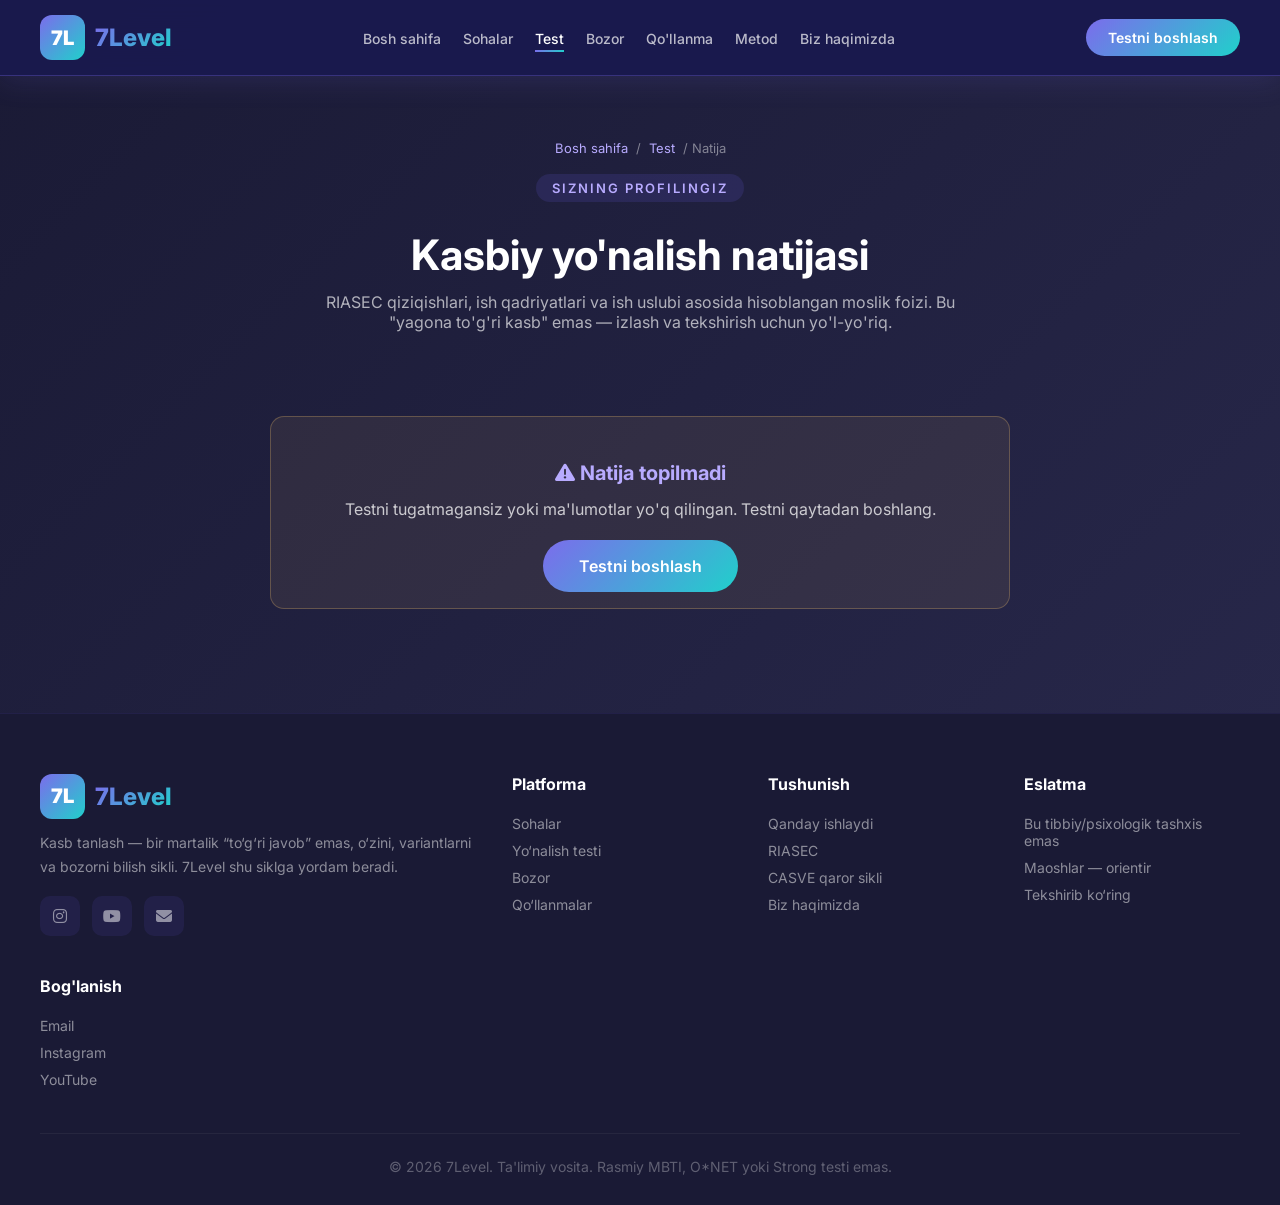
<file: 7level-website/natija.html>
<!DOCTYPE html>
<html lang="uz">
<head>
    <meta charset="UTF-8">
    <meta name="viewport" content="width=device-width, initial-scale=1.0">
    <title>Profil natijasi — 7Level</title>
    <link href="https://fonts.googleapis.com/css2?family=Inter:wght@400;500;600;700;800;900&display=swap" rel="stylesheet">
    <link rel="stylesheet" href="https://cdnjs.cloudflare.com/ajax/libs/font-awesome/6.5.1/css/all.min.css">
    <link rel="stylesheet" href="css/style.css">
</head>
<body>
    <div id="site-header"></div>
    <main>
        <div class="page-hero">
            <div class="breadcrumb"><a href="index.html">Bosh sahifa</a> / <a href="test.html">Test</a> / Natija</div>
            <div class="section-tag">Sizning profilingiz</div>
            <h1 style="font-size:42px;margin:12px 0;">Kasbiy yo'nalish natijasi</h1>
            <p style="color:rgba(255,255,255,.65);max-width:680px;margin:0 auto;">RIASEC qiziqishlari, ish qadriyatlari va ish uslubi asosida hisoblangan moslik foizi. Bu "yagona to'g'ri kasb" emas — izlash va tekshirish uchun yo'l-yo'riq.</p>
        </div>

        <div class="container narrow article" id="resultContainer">
            <div class="loading-state">
                <div class="spinner"></div>
                <p>Natijalar hisoblanmoqda...</p>
            </div>
        </div>
    </main>
    <div id="site-footer"></div>
    <script src="js/data.js"></script>
    <script src="js/score.js"></script>
    <script src="js/common.js"></script>
    <script>
        (function () {
            const saved = loadProgress();
            const container = document.getElementById('resultContainer');

            if (!saved || !saved.result) {
                container.innerHTML = `
                    <div class="disclaimer" style="text-align:center;">
                        <h3><i class="fas fa-exclamation-triangle"></i> Natija topilmadi</h3>
                        <p>Testni tugatmagansiz yoki ma'lumotlar yo'q qilingan. Testni qaytadan boshlang.</p>
                        <a class="btn-primary" href="test.html" style="margin-top:16px;">Testni boshlash</a>
                    </div>
                `;
                return;
            }

            const { riasecPct, valuesPct, stylePct, code, fields } = saved.result;
            const topFields = fields.slice(0, 6);

            container.innerHTML = `
                <div class="disclaimer" style="animation-delay: 0.1s;">
                    <strong><i class="fas fa-info-circle"></i> Muhim eslatma:</strong> Bu natija psixologik tashxis emas. Qiziqish inventarlarining o'rtacha "hit rate"i ~50% ekanligini tadqiqotlar ko'rsatadi. Shuning uchun natijani faqat boshlang'ich nuqta sifatida ishlating, albatta amaliy tekshiruv qiling.
                </div>

                <div class="result-section" style="animation-delay: 0.2s;">
                    <h2><i class="fas fa-chart-radar"></i> RIASEC qiziqish profili</h2>
                    <p>Sizning RIASEC kodingiz: <strong>${code}</strong>. Bu sizning qiziqishlarining uchta dominant yo'nalishini ko'rsatadi.</p>
                    <div class="riasec-visual">
                        ${Object.entries(riasecPct).map(([k, v]) => `
                            <div class="trait-row">
                                <div class="trait-top">
                                    <span>${riasecMeta[k].name} (${k})</span>
                                    <span>${v}%</span>
                                </div>
                                <div class="trait-bar">
                                    <div class="trait-fill" style="width:${v}%;background:${riasecMeta[k].color}"></div>
                                </div>
                                <p style="font-size:13px;color:rgba(255,255,255,.5);margin-top:4px;">${riasecMeta[k].short}</p>
                            </div>
                        `).join('')}
                    </div>
                </div>

                <div class="result-section" style="animation-delay: 0.3s;">
                    <h2><i class="fas fa-heart"></i> Ish qadriyatlari</h2>
                    <p>Ishda siz uchun eng muhim narsalar:</p>
                    <div class="values-grid">
                        ${Object.entries(valuesPct)
                            .sort((a, b) => b[1] - a[1])
                            .slice(0, 5)
                            .map(([k, v]) => `
                                <div class="value-card">
                                    <div class="value-icon" style="color:var(--primary-light);font-size:24px;">${v > 70 ? '●' : v > 50 ? '○' : '○'}</div>
                                    <div class="value-name">${valueMeta[k]}</div>
                                    <div class="value-percent">${v}%</div>
                                </div>
                            `).join('')}
                    </div>
                </div>

                <div class="result-section" style="animation-delay: 0.4s;">
                    <h2><i class="fas fa-sliders-h"></i> Ish uslubi</h2>
                    <p>Ish muhitida qanday his qilasiz va ishlaysiz:</p>
                    <div class="style-grid">
                        ${Object.entries(stylePct).map(([k, v]) => `
                            <div class="style-item">
                                <div class="style-label">
                                    <span>${k.charAt(0).toUpperCase() + k.slice(1)}</span>
                                    <span>${v}%</span>
                                </div>
                                <div class="style-bar">
                                    <div class="style-fill" style="width:${v}%"></div>
                                </div>
                                <div class="style-desc">
                                    <span style="color:rgba(255,255,255,.4);">${styleMeta[k].left}</span>
                                    <span style="color:rgba(255,255,255,.4);">← →</span>
                                    <span style="color:rgba(255,255,255,.4);">${styleMeta[k].right}</span>
                                </div>
                            </div>
                        `).join('')}
                    </div>
                </div>

                <div class="result-section" style="animation-delay: 0.5s;">
                    <h2><i class="fas fa-star"></i> Eng mos sohalar</h2>
                    <p>Sizning profilizga eng mos keladigan sohalar (qiziqish + qadriyat mosligi asosida):</p>
                    <div class="fields-rank">
                        ${topFields.map((f, i) => `
                            <a class="result-card" href="soha.html?id=${f.id}">
                                <div class="rank">#${i + 1}</div>
                                <div class="field-icon-small" style="background:${fieldsData.find(x => x.id === f.id)?.iconBg || 'rgba(108,92,231,0.2)'}">${f.icon}</div>
                                <div class="field-info">
                                    <h4>${f.name}</h4>
                                    <p style="font-size:13px;color:rgba(255,255,255,.5);">${f.shortDesc}</p>
                                </div>
                                <div class="result-percent">${f.rel}%</div>
                            </a>
                        `).join('')}
                    </div>
                    <div style="text-align:center;margin-top:24px;">
                        <a class="btn-secondary" href="sohalar.html">Barcha sohalarni ko'rish</a>
                    </div>
                </div>

                <div class="result-section" style="animation-delay: 0.7s;">
                    <h2><i class="fas fa-compass"></i> Keyingi qadamlar</h2>
                    <p>Natijani amaliyotga o'tkazish uchun:</p>
                    <ol class="action-steps">
                        <li><strong>Top 3 sohani chuqur o'rganing:</strong> "Sohalar" sahifasiga o'ting, har birining ko'nikma, maosh va birinchi qadamlarini o'qing.</li>
                        <li><strong>Amaliyot qiling:</strong> Har bir soha uchun kichik "micro-project" bajarishga harakat qiling (masalan, dasturlash uchun bir veb-sahifa yaratish).</li>
                        <li><strong>Lavozimlarni solishtiring:</strong> LinkedIn, hh.uz yoki boshqa platformalarda hozirgi bozor narxi va talablarini ko'ring.</li>
                        <li><strong>Kasb tanlash qaror siklidan foydalaning:</strong> <a href="qollanma-qaror.html">CASVE qaror sikli</a> bo'yicha yo'l-yo'riqni o'qing.</li>
                        <li><strong>Tekshirib ko'ring:</strong> <a href="qollanma-amaliyot.html">Amaliyot qilish bo'yicha qo'llanma</a> orqali haqiqiy tajriba ortiring.</li>
                    </ol>
                </div>

                <div class="result-section" style="animation-delay: 0.8s;">
                    <h2><i class="fas fa-book"></i> Chuqurroq tushunish uchun</h2>
                    <div class="guide-links">
                        <a class="guide-link" href="qollanma-riasec.html">
                            <i class="fas fa-dna"></i>
                            <div>
                                <h4>RIASEC modeli</h4>
                                <p>Qiziqish turlari va ularning kasblarga bog'lanishi</p>
                            </div>
                        </a>
                        <a class="guide-link" href="qollanma-qaror.html">
                            <i class="fas fa-sync-alt"></i>
                            <div>
                                <h4>CASVE qaror sikli</h4>
                                <p>Tushunish, kengaytirish, toraytirish, tanlash, baholash</p>
                            </div>
                        </a>
                        <a class="guide-link" href="metodologiya.html">
                            <i class="fas fa-flask"></i>
                            <div>
                                <h4>Metodologiya</h4>
                                <p>Test qanday ishlaydi va uning cheklovlari</p>
                            </div>
                        </a>
                    </div>
                </div>

                <div style="text-align:center;margin-top:40px;padding-top:40px;border-top:1px solid rgba(255,255,255,0.1);animation-delay: 0.9s;">
                    <p style="color:rgba(255,255,255,.5);margin-bottom:16px;">Natijani qayta hisoblamoqchimisiz?</p>
                    <button class="btn-secondary" onclick="localStorage.removeItem(STORAGE_KEY);location.href='test.html';">
                        <i class="fas fa-redo"></i> Testni qaytadan boshlash
                    </button>
                </div>
            `;
        })();
    </script>
</body>
</html>
</file>
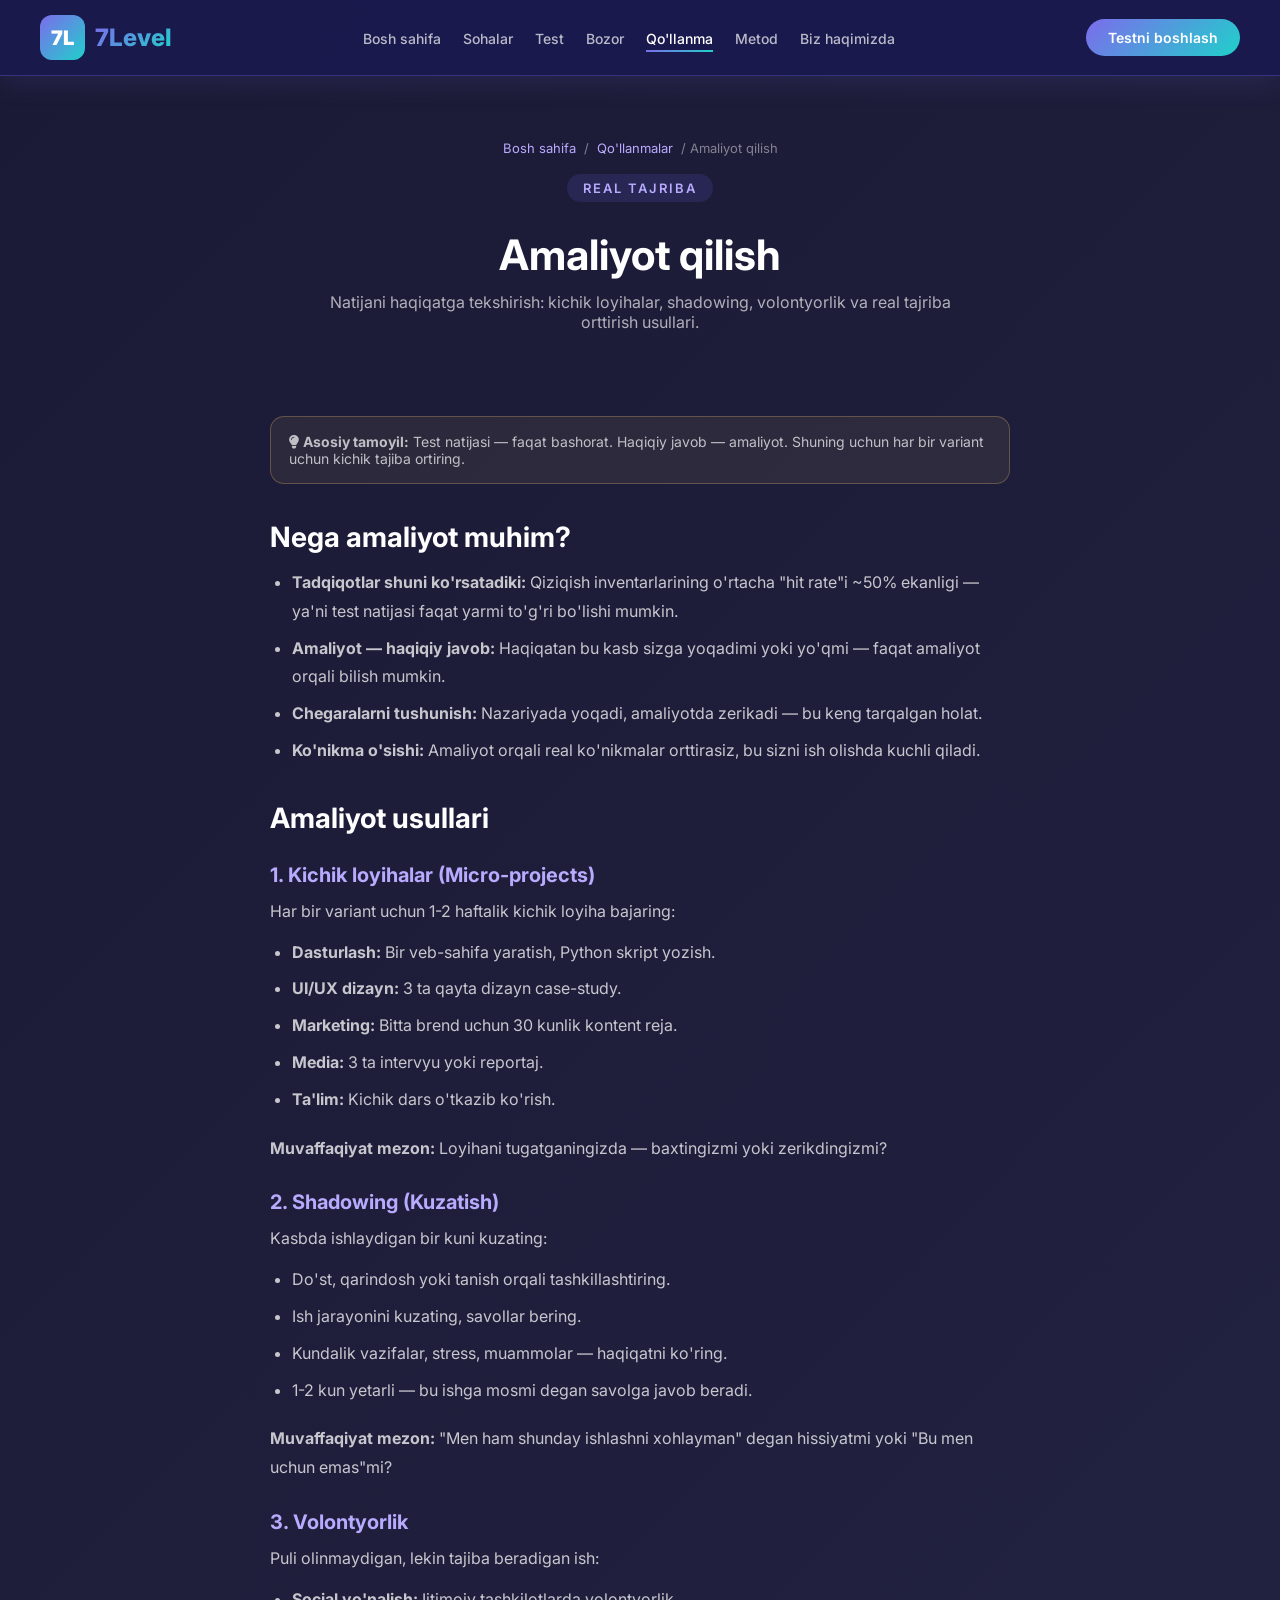
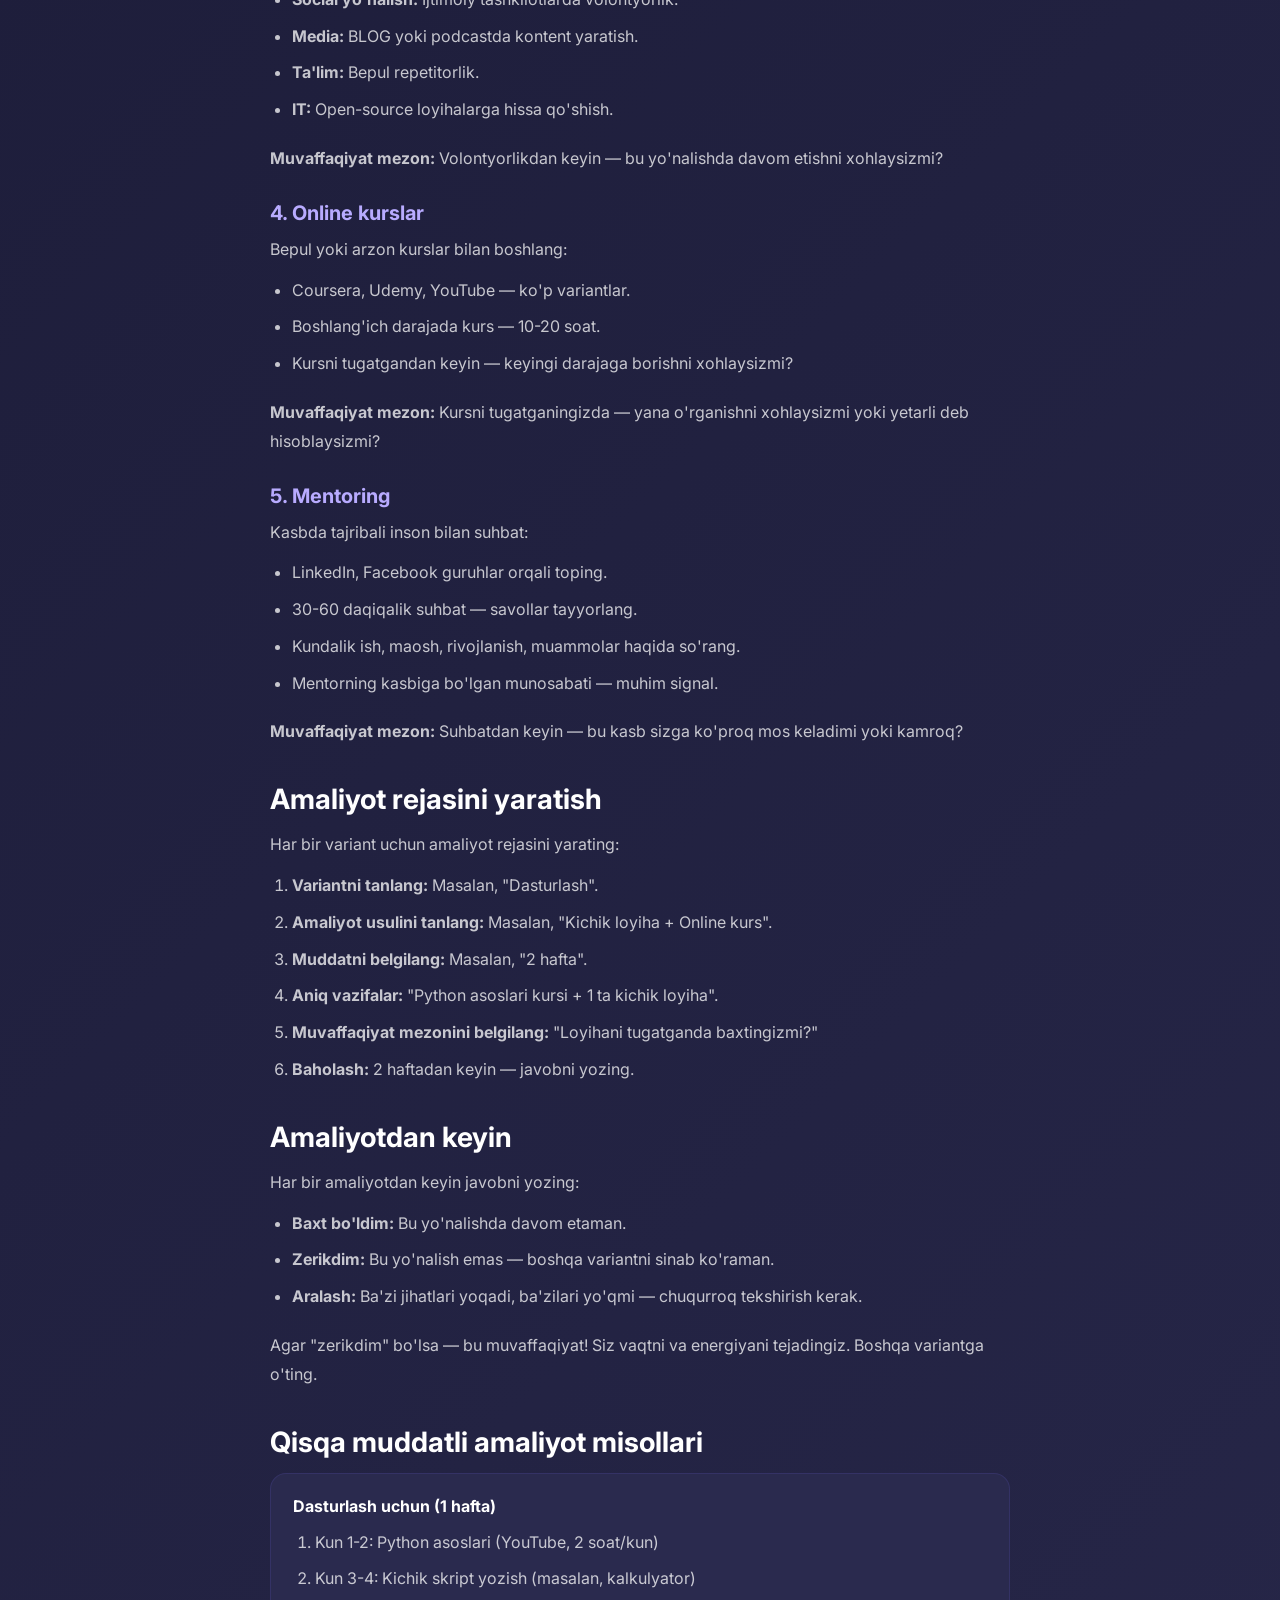
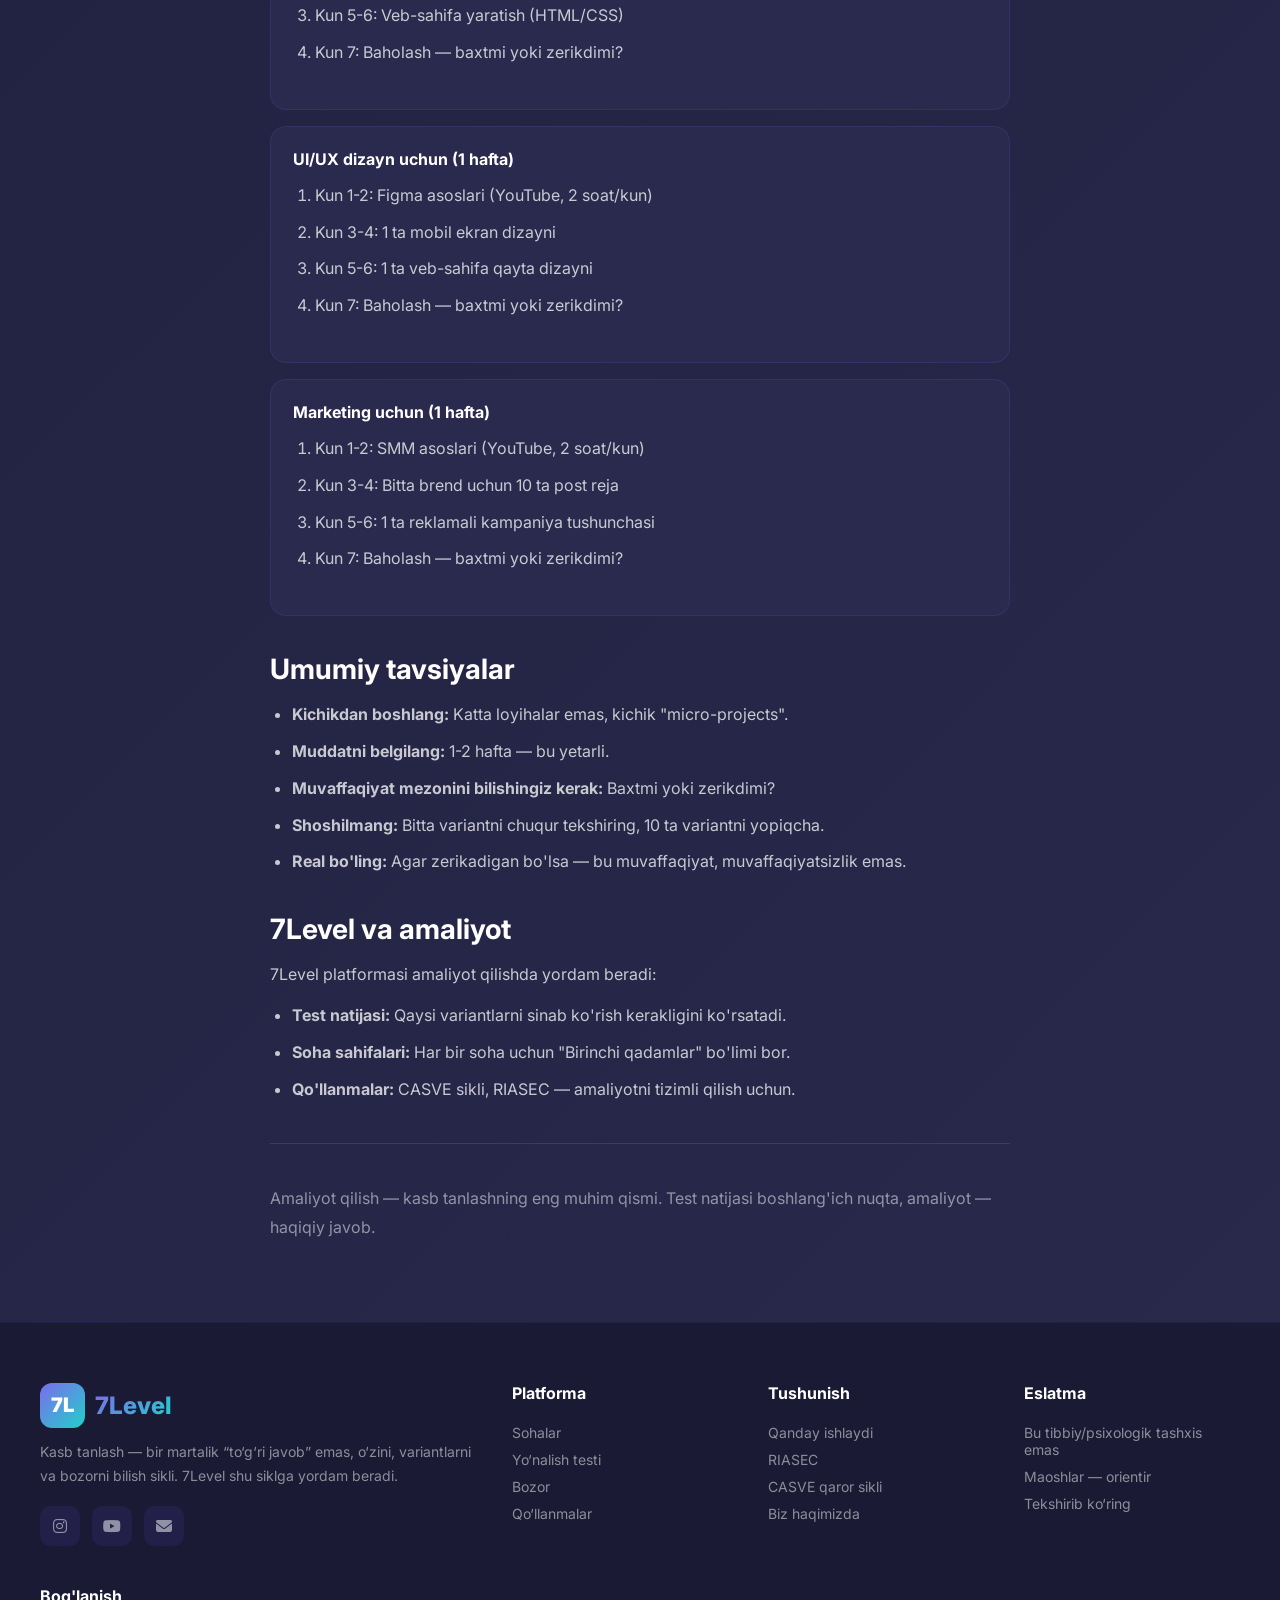
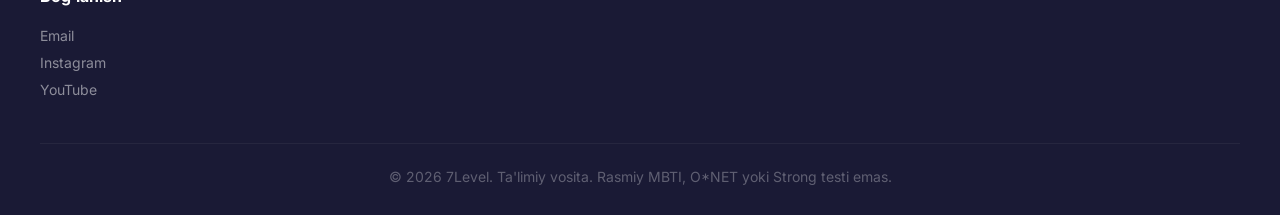
<file: 7level-website/qollanma-amaliyot.html>
<!DOCTYPE html>
<html lang="uz">
<head>
    <meta charset="UTF-8">
    <meta name="viewport" content="width=device-width, initial-scale=1.0">
    <title>Amaliyot qilish — 7Level</title>
    <link href="https://fonts.googleapis.com/css2?family=Inter:wght@400;500;600;700;800;900&display=swap" rel="stylesheet">
    <link rel="stylesheet" href="https://cdnjs.cloudflare.com/ajax/libs/font-awesome/6.5.1/css/all.min.css">
    <link rel="stylesheet" href="css/style.css">
</head>
<body>
    <div id="site-header"></div>
    <main>
        <div class="page-hero">
            <div class="breadcrumb"><a href="index.html">Bosh sahifa</a> / <a href="qollanma.html">Qo'llanmalar</a> / Amaliyot qilish</div>
            <div class="section-tag">Real tajriba</div>
            <h1 style="font-size:42px;margin:12px 0;">Amaliyot qilish</h1>
            <p style="color:rgba(255,255,255,.65);max-width:680px;margin:0 auto;">Natijani haqiqatga tekshirish: kichik loyihalar, shadowing, volontyorlik va real tajriba orttirish usullari.</p>
        </div>

        <div class="container narrow article">
            <div class="disclaimer">
                <strong><i class="fas fa-lightbulb"></i> Asosiy tamoyil:</strong> Test natijasi — faqat bashorat. Haqiqiy javob — amaliyot. Shuning uchun har bir variant uchun kichik tajiba ortiring.
            </div>

            <h2>Nega amaliyot muhim?</h2>
            <ul>
                <li><strong>Tadqiqotlar shuni ko'rsatadiki:</strong> Qiziqish inventarlarining o'rtacha "hit rate"i ~50% ekanligi — ya'ni test natijasi faqat yarmi to'g'ri bo'lishi mumkin.</li>
                <li><strong>Amaliyot — haqiqiy javob:</strong> Haqiqatan bu kasb sizga yoqadimi yoki yo'qmi — faqat amaliyot orqali bilish mumkin.</li>
                <li><strong>Chegaralarni tushunish:</strong> Nazariyada yoqadi, amaliyotda zerikadi — bu keng tarqalgan holat.</li>
                <li><strong>Ko'nikma o'sishi:</strong> Amaliyot orqali real ko'nikmalar orttirasiz, bu sizni ish olishda kuchli qiladi.</li>
            </ul>

            <h2>Amaliyot usullari</h2>

            <h3>1. Kichik loyihalar (Micro-projects)</h3>
            <p>Har bir variant uchun 1-2 haftalik kichik loyiha bajaring:</p>
            <ul>
                <li><strong>Dasturlash:</strong> Bir veb-sahifa yaratish, Python skript yozish.</li>
                <li><strong>UI/UX dizayn:</strong> 3 ta qayta dizayn case-study.</li>
                <li><strong>Marketing:</strong> Bitta brend uchun 30 kunlik kontent reja.</li>
                <li><strong>Media:</strong> 3 ta intervyu yoki reportaj.</li>
                <li><strong>Ta'lim:</strong> Kichik dars o'tkazib ko'rish.</li>
            </ul>
            <p><strong>Muvaffaqiyat mezon:</strong> Loyihani tugatganingizda — baxtingizmi yoki zerikdingizmi?</p>

            <h3>2. Shadowing (Kuzatish)</h3>
            <p>Kasbda ishlaydigan bir kuni kuzating:</p>
            <ul>
                <li>Do'st, qarindosh yoki tanish orqali tashkillashtiring.</li>
                <li>Ish jarayonini kuzating, savollar bering.</li>
                <li>Kundalik vazifalar, stress, muammolar — haqiqatni ko'ring.</li>
                <li>1-2 kun yetarli — bu ishga mosmi degan savolga javob beradi.</li>
            </ul>
            <p><strong>Muvaffaqiyat mezon:</strong> "Men ham shunday ishlashni xohlayman" degan hissiyatmi yoki "Bu men uchun emas"mi?</p>

            <h3>3. Volontyorlik</h3>
            <p>Puli olinmaydigan, lekin tajiba beradigan ish:</p>
            <ul>
                <li><strong>Social yo'nalish:</strong> Ijtimoiy tashkilotlarda volontyorlik.</li>
                <li><strong>Media:</strong> BLOG yoki podcastda kontent yaratish.</li>
                <li><strong>Ta'lim:</strong> Bepul repetitorlik.</li>
                <li><strong>IT:</strong> Open-source loyihalarga hissa qo'shish.</li>
            </ul>
            <p><strong>Muvaffaqiyat mezon:</strong> Volontyorlikdan keyin — bu yo'nalishda davom etishni xohlaysizmi?</p>

            <h3>4. Online kurslar</h3>
            <p>Bepul yoki arzon kurslar bilan boshlang:</p>
            <ul>
                <li>Coursera, Udemy, YouTube — ko'p variantlar.</li>
                <li>Boshlang'ich darajada kurs — 10-20 soat.</li>
                <li>Kursni tugatgandan keyin — keyingi darajaga borishni xohlaysizmi?</li>
            </ul>
            <p><strong>Muvaffaqiyat mezon:</strong> Kursni tugatganingizda — yana o'rganishni xohlaysizmi yoki yetarli deb hisoblaysizmi?</p>

            <h3>5. Mentoring</h3>
            <p>Kasbda tajribali inson bilan suhbat:</p>
            <ul>
                <li>LinkedIn, Facebook guruhlar orqali toping.</li>
                <li>30-60 daqiqalik suhbat — savollar tayyorlang.</li>
                <li>Kundalik ish, maosh, rivojlanish, muammolar haqida so'rang.</li>
                <li>Mentorning kasbiga bo'lgan munosabati — muhim signal.</li>
            </ul>
            <p><strong>Muvaffaqiyat mezon:</strong> Suhbatdan keyin — bu kasb sizga ko'proq mos keladimi yoki kamroq?</p>

            <h2>Amaliyot rejasini yaratish</h2>
            <p>Har bir variant uchun amaliyot rejasini yarating:</p>
            <ol>
                <li><strong>Variantni tanlang:</strong> Masalan, "Dasturlash".</li>
                <li><strong>Amaliyot usulini tanlang:</strong> Masalan, "Kichik loyiha + Online kurs".</li>
                <li><strong>Muddatni belgilang:</strong> Masalan, "2 hafta".</li>
                <li><strong>Aniq vazifalar:</strong> "Python asoslari kursi + 1 ta kichik loyiha".</li>
                <li><strong>Muvaffaqiyat mezonini belgilang:</strong> "Loyihani tugatganda baxtingizmi?"</li>
                <li><strong>Baholash:</strong> 2 haftadan keyin — javobni yozing.</li>
            </ol>

            <h2>Amaliyotdan keyin</h2>
            <p>Har bir amaliyotdan keyin javobni yozing:</p>
            <ul>
                <li><strong>Baxt bo'ldim:</strong> Bu yo'nalishda davom etaman.</li>
                <li><strong>Zerikdim:</strong> Bu yo'nalish emas — boshqa variantni sinab ko'raman.</li>
                <li><strong>Aralash:</strong> Ba'zi jihatlari yoqadi, ba'zilari yo'qmi — chuqurroq tekshirish kerak.</li>
            </ul>
            <p>Agar "zerikdim" bo'lsa — bu muvaffaqiyat! Siz vaqtni va energiyani tejadingiz. Boshqa variantga o'ting.</p>

            <h2>Qisqa muddatli amaliyot misollari</h2>

            <div class="insight-box">
                <h4>Dasturlash uchun (1 hafta)</h4>
                <ol>
                    <li>Kun 1-2: Python asoslari (YouTube, 2 soat/kun)</li>
                    <li>Kun 3-4: Kichik skript yozish (masalan, kalkulyator)</li>
                    <li>Kun 5-6: Veb-sahifa yaratish (HTML/CSS)</li>
                    <li>Kun 7: Baholash — baxtmi yoki zerikdimi?</li>
                </ol>
            </div>

            <div class="insight-box">
                <h4>UI/UX dizayn uchun (1 hafta)</h4>
                <ol>
                    <li>Kun 1-2: Figma asoslari (YouTube, 2 soat/kun)</li>
                    <li>Kun 3-4: 1 ta mobil ekran dizayni</li>
                    <li>Kun 5-6: 1 ta veb-sahifa qayta dizayni</li>
                    <li>Kun 7: Baholash — baxtmi yoki zerikdimi?</li>
                </ol>
            </div>

            <div class="insight-box">
                <h4>Marketing uchun (1 hafta)</h4>
                <ol>
                    <li>Kun 1-2: SMM asoslari (YouTube, 2 soat/kun)</li>
                    <li>Kun 3-4: Bitta brend uchun 10 ta post reja</li>
                    <li>Kun 5-6: 1 ta reklamali kampaniya tushunchasi</li>
                    <li>Kun 7: Baholash — baxtmi yoki zerikdimi?</li>
                </ol>
            </div>

            <h2>Umumiy tavsiyalar</h2>
            <ul>
                <li><strong>Kichikdan boshlang:</strong> Katta loyihalar emas, kichik "micro-projects".</li>
                <li><strong>Muddatni belgilang:</strong> 1-2 hafta — bu yetarli.</li>
                <li><strong>Muvaffaqiyat mezonini bilishingiz kerak:</strong> Baxtmi yoki zerikdimi?</li>
                <li><strong>Shoshilmang:</strong> Bitta variantni chuqur tekshiring, 10 ta variantni yopiqcha.</li>
                <li><strong>Real bo'ling:</strong> Agar zerikadigan bo'lsa — bu muvaffaqiyat, muvaffaqiyatsizlik emas.</li>
            </ul>

            <h2>7Level va amaliyot</h2>
            <p>7Level platformasi amaliyot qilishda yordam beradi:</p>
            <ul>
                <li><strong>Test natijasi:</strong> Qaysi variantlarni sinab ko'rish kerakligini ko'rsatadi.</li>
                <li><strong>Soha sahifalari:</strong> Har bir soha uchun "Birinchi qadamlar" bo'limi bor.</li>
                <li><strong>Qo'llanmalar:</strong> CASVE sikli, RIASEC — amaliyotni tizimli qilish uchun.</li>
            </ul>

            <div style="margin-top:40px;padding-top:40px;border-top:1px solid rgba(255,255,255,0.1);">
                <p style="color:rgba(255,255,255,.5);">Amaliyot qilish — kasb tanlashning eng muhim qismi. Test natijasi boshlang'ich nuqta, amaliyot — haqiqiy javob.</p>
            </div>
        </div>
    </main>
    <div id="site-footer"></div>
    <script src="js/common.js"></script>
</body>
</html>
</file>
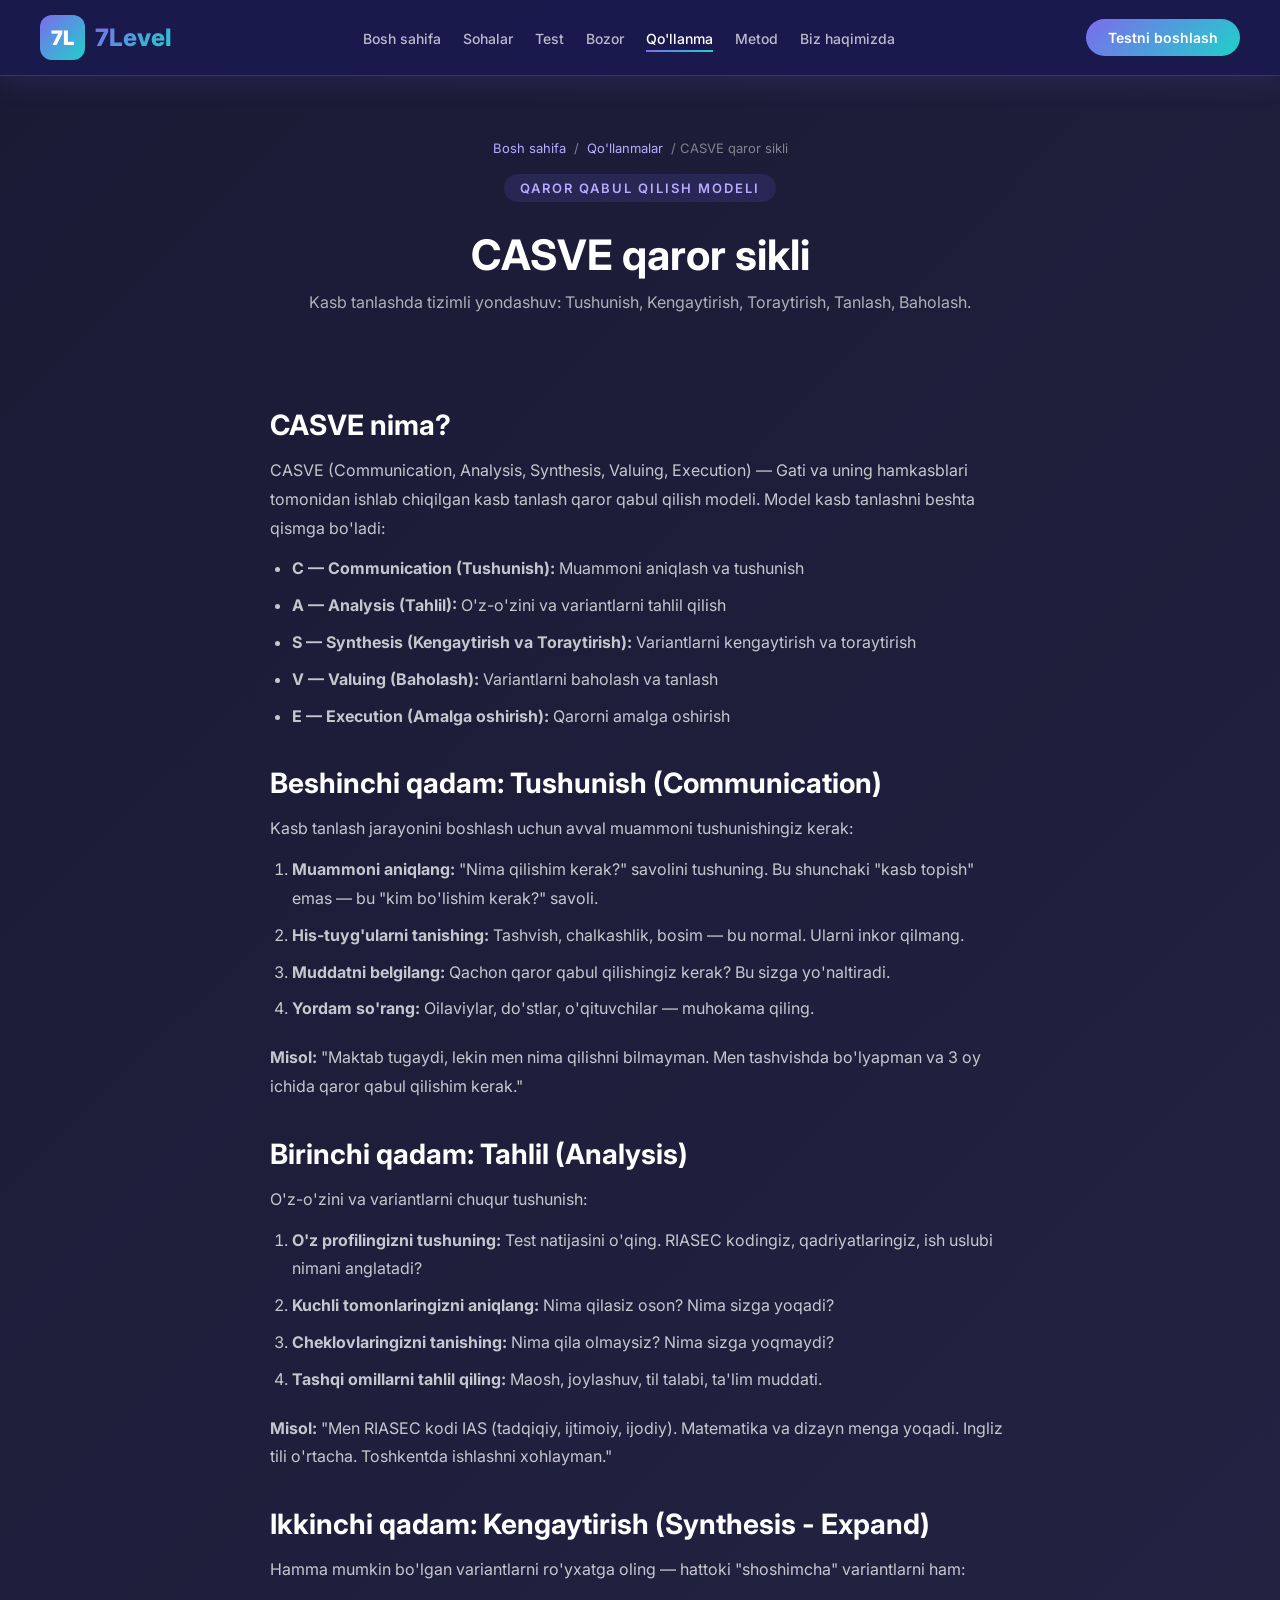
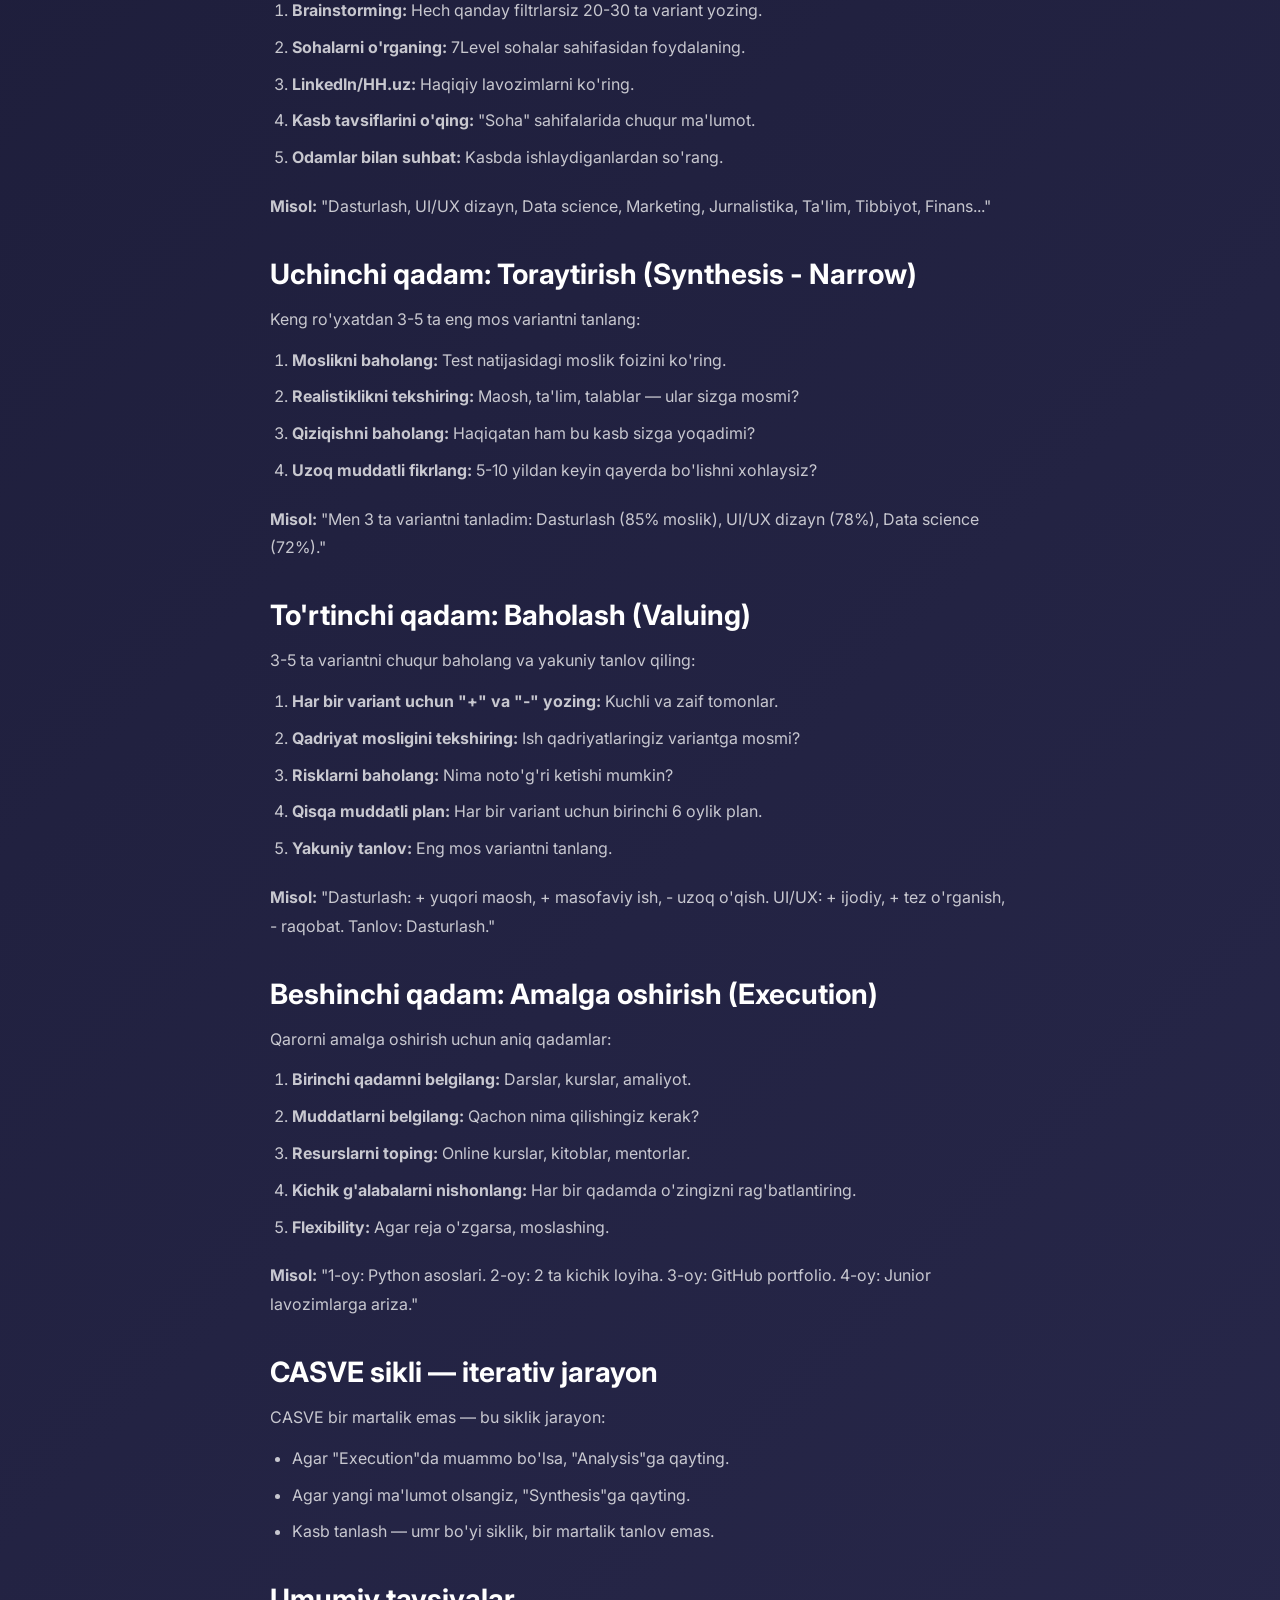
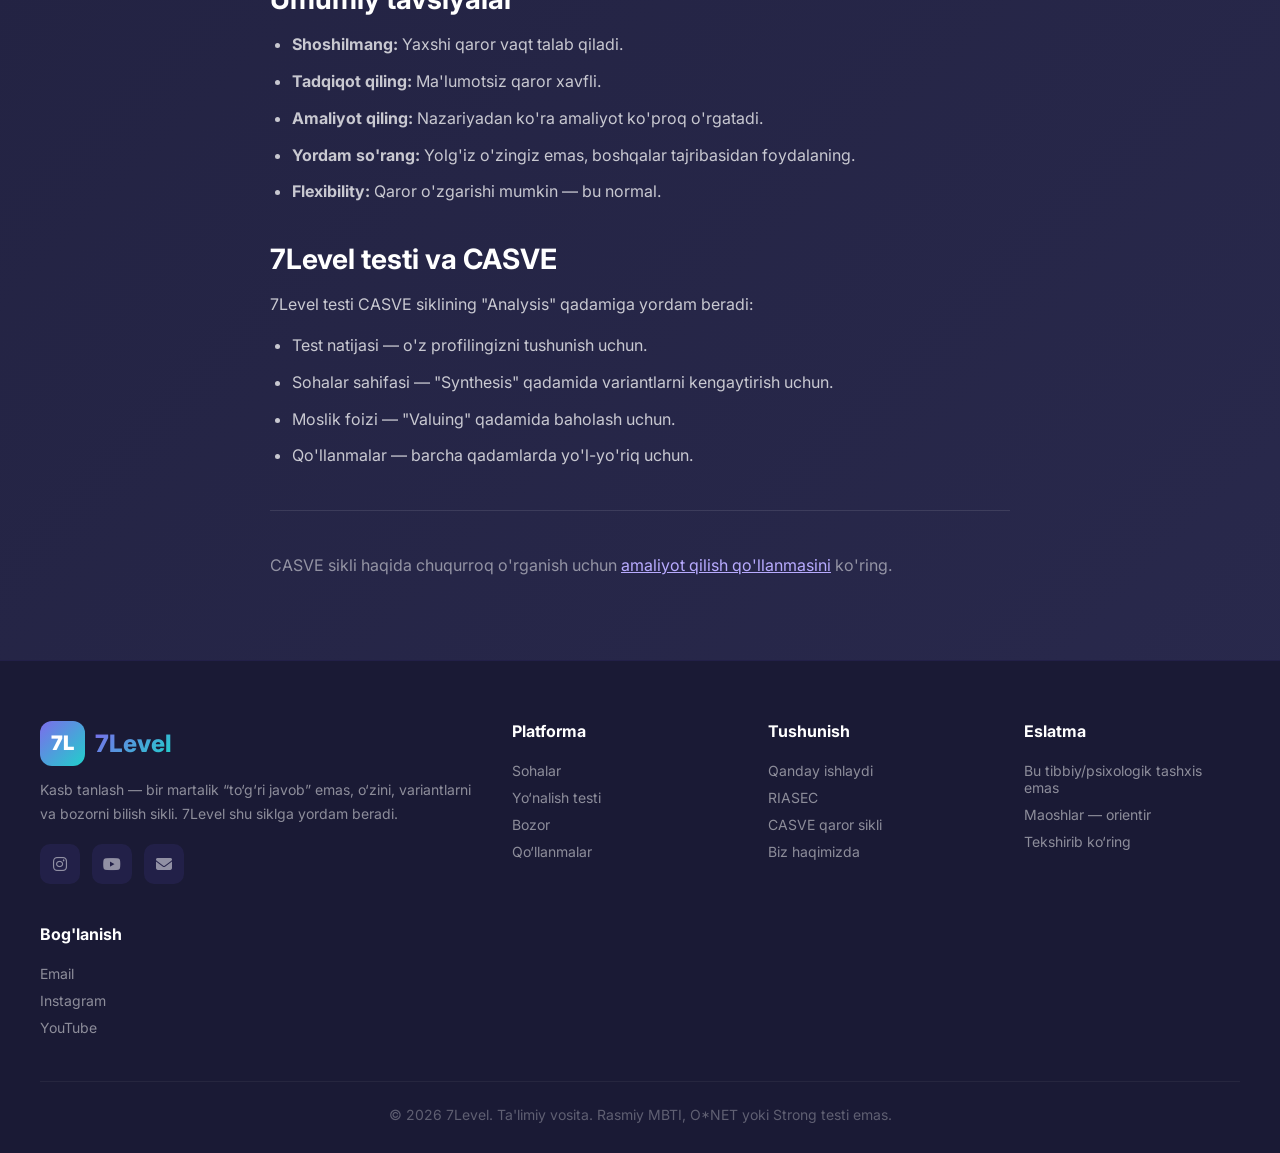
<file: 7level-website/qollanma-qaror.html>
<!DOCTYPE html>
<html lang="uz">
<head>
    <meta charset="UTF-8">
    <meta name="viewport" content="width=device-width, initial-scale=1.0">
    <title>CASVE qaror sikli — 7Level</title>
    <link href="https://fonts.googleapis.com/css2?family=Inter:wght@400;500;600;700;800;900&display=swap" rel="stylesheet">
    <link rel="stylesheet" href="https://cdnjs.cloudflare.com/ajax/libs/font-awesome/6.5.1/css/all.min.css">
    <link rel="stylesheet" href="css/style.css">
</head>
<body>
    <div id="site-header"></div>
    <main>
        <div class="page-hero">
            <div class="breadcrumb"><a href="index.html">Bosh sahifa</a> / <a href="qollanma.html">Qo'llanmalar</a> / CASVE qaror sikli</div>
            <div class="section-tag">Qaror qabul qilish modeli</div>
            <h1 style="font-size:42px;margin:12px 0;">CASVE qaror sikli</h1>
            <p style="color:rgba(255,255,255,.65);max-width:680px;margin:0 auto;">Kasb tanlashda tizimli yondashuv: Tushunish, Kengaytirish, Toraytirish, Tanlash, Baholash.</p>
        </div>

        <div class="container narrow article">
            <h2>CASVE nima?</h2>
            <p>CASVE (Communication, Analysis, Synthesis, Valuing, Execution) — Gati va uning hamkasblari tomonidan ishlab chiqilgan kasb tanlash qaror qabul qilish modeli. Model kasb tanlashni beshta qismga bo'ladi:</p>
            <ul>
                <li><strong>C — Communication (Tushunish):</strong> Muammoni aniqlash va tushunish</li>
                <li><strong>A — Analysis (Tahlil):</strong> O'z-o'zini va variantlarni tahlil qilish</li>
                <li><strong>S — Synthesis (Kengaytirish va Toraytirish):</strong> Variantlarni kengaytirish va toraytirish</li>
                <li><strong>V — Valuing (Baholash):</strong> Variantlarni baholash va tanlash</li>
                <li><strong>E — Execution (Amalga oshirish):</strong> Qarorni amalga oshirish</li>
            </ul>

            <h2>Beshinchi qadam: Tushunish (Communication)</h2>
            <p>Kasb tanlash jarayonini boshlash uchun avval muammoni tushunishingiz kerak:</p>
            <ol>
                <li><strong>Muammoni aniqlang:</strong> "Nima qilishim kerak?" savolini tushuning. Bu shunchaki "kasb topish" emas — bu "kim bo'lishim kerak?" savoli.</li>
                <li><strong>His-tuyg'ularni tanishing:</strong> Tashvish, chalkashlik, bosim — bu normal. Ularni inkor qilmang.</li>
                <li><strong>Muddatni belgilang:</strong> Qachon qaror qabul qilishingiz kerak? Bu sizga yo'naltiradi.</li>
                <li><strong>Yordam so'rang:</strong> Oilaviylar, do'stlar, o'qituvchilar — muhokama qiling.</li>
            </ol>
            <p><strong>Misol:</strong> "Maktab tugaydi, lekin men nima qilishni bilmayman. Men tashvishda bo'lyapman va 3 oy ichida qaror qabul qilishim kerak."</p>

            <h2>Birinchi qadam: Tahlil (Analysis)</h2>
            <p>O'z-o'zini va variantlarni chuqur tushunish:</p>
            <ol>
                <li><strong>O'z profilingizni tushuning:</strong> Test natijasini o'qing. RIASEC kodingiz, qadriyatlaringiz, ish uslubi nimani anglatadi?</li>
                <li><strong>Kuchli tomonlaringizni aniqlang:</strong> Nima qilasiz oson? Nima sizga yoqadi?</li>
                <li><strong>Cheklovlaringizni tanishing:</strong> Nima qila olmaysiz? Nima sizga yoqmaydi?</li>
                <li><strong>Tashqi omillarni tahlil qiling:</strong> Maosh, joylashuv, til talabi, ta'lim muddati.</li>
            </ol>
            <p><strong>Misol:</strong> "Men RIASEC kodi IAS (tadqiqiy, ijtimoiy, ijodiy). Matematika va dizayn menga yoqadi. Ingliz tili o'rtacha. Toshkentda ishlashni xohlayman."</p>

            <h2>Ikkinchi qadam: Kengaytirish (Synthesis - Expand)</h2>
            <p>Hamma mumkin bo'lgan variantlarni ro'yxatga oling — hattoki "shoshimcha" variantlarni ham:</p>
            <ol>
                <li><strong>Brainstorming:</strong> Hech qanday filtrlarsiz 20-30 ta variant yozing.</li>
                <li><strong>Sohalarni o'rganing:</strong> 7Level sohalar sahifasidan foydalaning.</li>
                <li><strong>LinkedIn/HH.uz:</strong> Haqiqiy lavozimlarni ko'ring.</li>
                <li><strong>Kasb tavsiflarini o'qing:</strong> "Soha" sahifalarida chuqur ma'lumot.</li>
                <li><strong>Odamlar bilan suhbat:</strong> Kasbda ishlaydiganlardan so'rang.</li>
            </ol>
            <p><strong>Misol:</strong> "Dasturlash, UI/UX dizayn, Data science, Marketing, Jurnalistika, Ta'lim, Tibbiyot, Finans..."</p>

            <h2>Uchinchi qadam: Toraytirish (Synthesis - Narrow)</h2>
            <p>Keng ro'yxatdan 3-5 ta eng mos variantni tanlang:</p>
            <ol>
                <li><strong>Moslikni baholang:</strong> Test natijasidagi moslik foizini ko'ring.</li>
                <li><strong>Realistiklikni tekshiring:</strong> Maosh, ta'lim, talablar — ular sizga mosmi?</li>
                <li><strong>Qiziqishni baholang:</strong> Haqiqatan ham bu kasb sizga yoqadimi?</li>
                <li><strong>Uzoq muddatli fikrlang:</strong> 5-10 yildan keyin qayerda bo'lishni xohlaysiz?</li>
            </ol>
            <p><strong>Misol:</strong> "Men 3 ta variantni tanladim: Dasturlash (85% moslik), UI/UX dizayn (78%), Data science (72%)."</p>

            <h2>To'rtinchi qadam: Baholash (Valuing)</h2>
            <p>3-5 ta variantni chuqur baholang va yakuniy tanlov qiling:</p>
            <ol>
                <li><strong>Har bir variant uchun "+" va "-" yozing:</strong> Kuchli va zaif tomonlar.</li>
                <li><strong>Qadriyat mosligini tekshiring:</strong> Ish qadriyatlaringiz variantga mosmi?</li>
                <li><strong>Risklarni baholang:</strong> Nima noto'g'ri ketishi mumkin?</li>
                <li><strong>Qisqa muddatli plan:</strong> Har bir variant uchun birinchi 6 oylik plan.</li>
                <li><strong>Yakuniy tanlov:</strong> Eng mos variantni tanlang.</li>
            </ol>
            <p><strong>Misol:</strong> "Dasturlash: + yuqori maosh, + masofaviy ish, - uzoq o'qish. UI/UX: + ijodiy, + tez o'rganish, - raqobat. Tanlov: Dasturlash."</p>

            <h2>Beshinchi qadam: Amalga oshirish (Execution)</h2>
            <p>Qarorni amalga oshirish uchun aniq qadamlar:</p>
            <ol>
                <li><strong>Birinchi qadamni belgilang:</strong> Darslar, kurslar, amaliyot.</li>
                <li><strong>Muddatlarni belgilang:</strong> Qachon nima qilishingiz kerak?</li>
                <li><strong>Resurslarni toping:</strong> Online kurslar, kitoblar, mentorlar.</li>
                <li><strong>Kichik g'alabalarni nishonlang:</strong> Har bir qadamda o'zingizni rag'batlantiring.</li>
                <li><strong>Flexibility:</strong> Agar reja o'zgarsa, moslashing.</li>
            </ol>
            <p><strong>Misol:</strong> "1-oy: Python asoslari. 2-oy: 2 ta kichik loyiha. 3-oy: GitHub portfolio. 4-oy: Junior lavozimlarga ariza."</p>

            <h2>CASVE sikli — iterativ jarayon</h2>
            <p>CASVE bir martalik emas — bu siklik jarayon:</p>
            <ul>
                <li>Agar "Execution"da muammo bo'lsa, "Analysis"ga qayting.</li>
                <li>Agar yangi ma'lumot olsangiz, "Synthesis"ga qayting.</li>
                <li>Kasb tanlash — umr bo'yi siklik, bir martalik tanlov emas.</li>
            </ul>

            <h2>Umumiy tavsiyalar</h2>
            <ul>
                <li><strong>Shoshilmang:</strong> Yaxshi qaror vaqt talab qiladi.</li>
                <li><strong>Tadqiqot qiling:</strong> Ma'lumotsiz qaror xavfli.</li>
                <li><strong>Amaliyot qiling:</strong> Nazariyadan ko'ra amaliyot ko'proq o'rgatadi.</li>
                <li><strong>Yordam so'rang:</strong> Yolg'iz o'zingiz emas, boshqalar tajribasidan foydalaning.</li>
                <li><strong>Flexibility:</strong> Qaror o'zgarishi mumkin — bu normal.</li>
            </ul>

            <h2>7Level testi va CASVE</h2>
            <p>7Level testi CASVE siklining "Analysis" qadamiga yordam beradi:</p>
            <ul>
                <li>Test natijasi — o'z profilingizni tushunish uchun.</li>
                <li>Sohalar sahifasi — "Synthesis" qadamida variantlarni kengaytirish uchun.</li>
                <li>Moslik foizi — "Valuing" qadamida baholash uchun.</li>
                <li>Qo'llanmalar — barcha qadamlarda yo'l-yo'riq uchun.</li>
            </ul>

            <div style="margin-top:40px;padding-top:40px;border-top:1px solid rgba(255,255,255,0.1);">
                <p style="color:rgba(255,255,255,.5);">CASVE sikli haqida chuqurroq o'rganish uchun <a href="qollanma-amaliyot.html" style="color:var(--primary-light);">amaliyot qilish qo'llanmasini</a> ko'ring.</p>
            </div>
        </div>
    </main>
    <div id="site-footer"></div>
    <script src="js/common.js"></script>
</body>
</html>
</file>
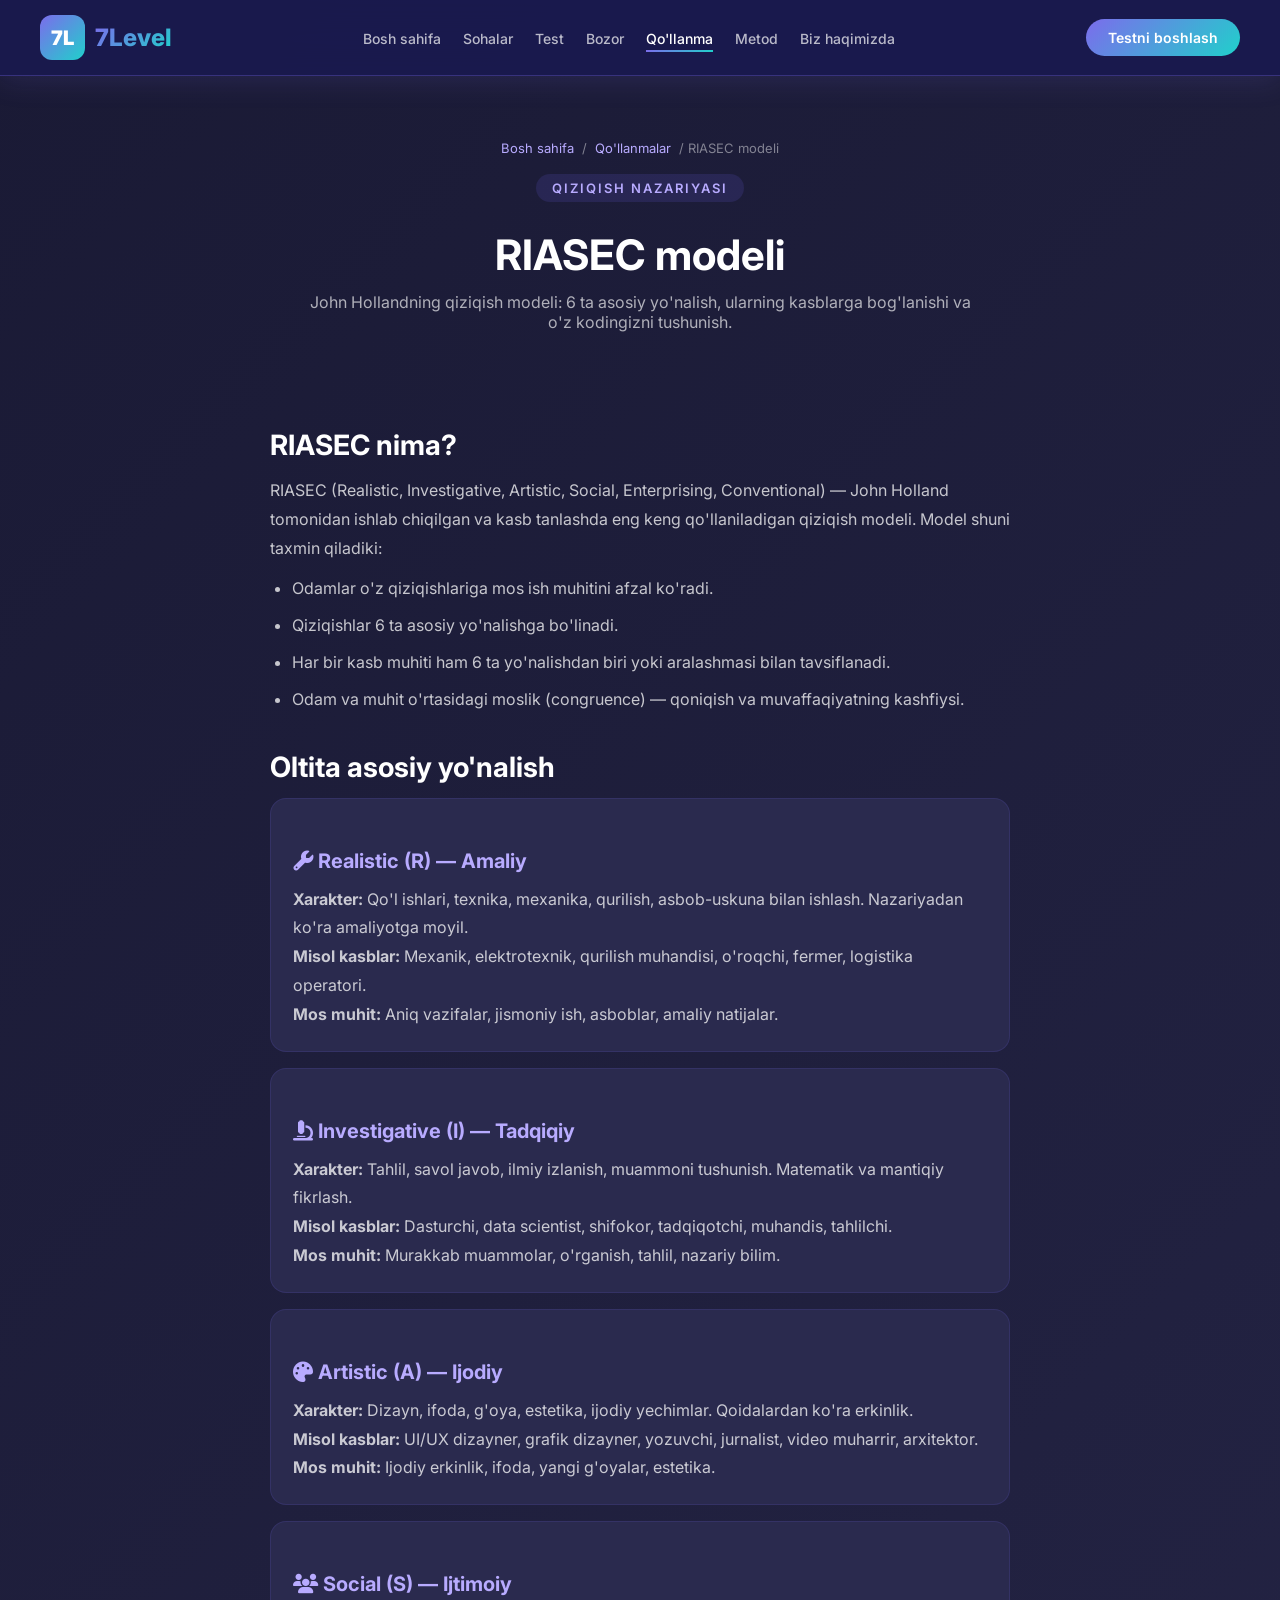
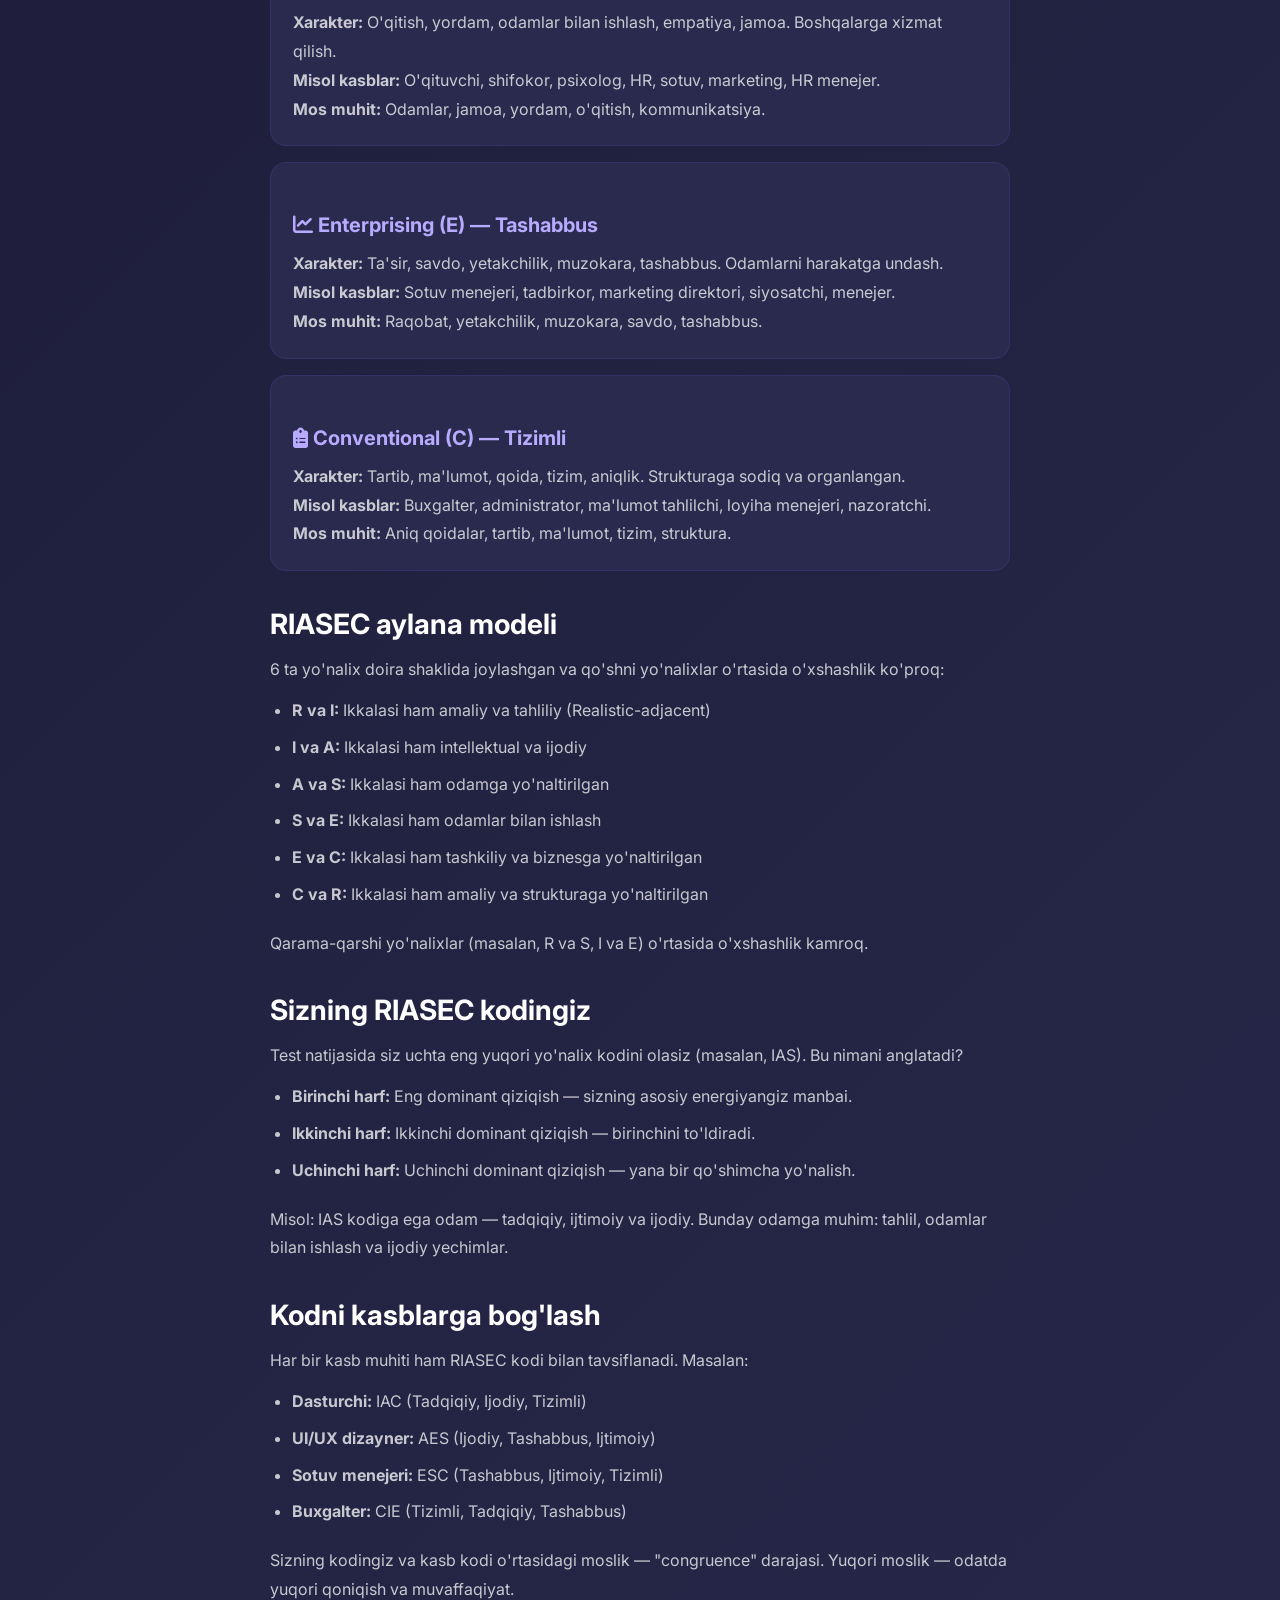
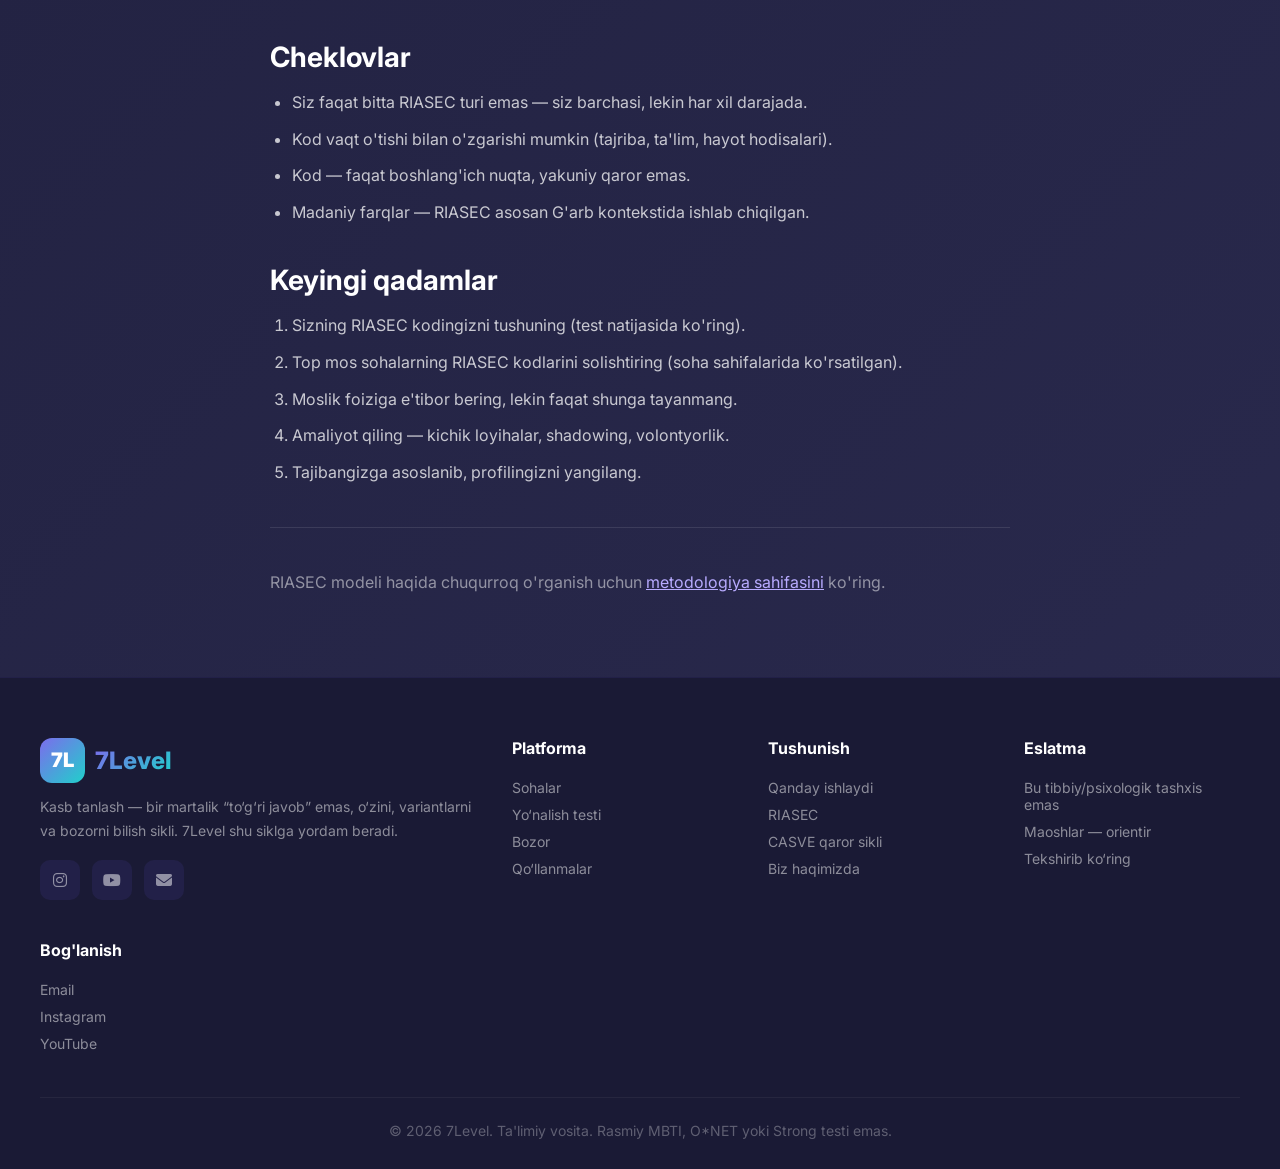
<file: 7level-website/qollanma-riasec.html>
<!DOCTYPE html>
<html lang="uz">
<head>
    <meta charset="UTF-8">
    <meta name="viewport" content="width=device-width, initial-scale=1.0">
    <title>RIASEC modeli — 7Level</title>
    <link href="https://fonts.googleapis.com/css2?family=Inter:wght@400;500;600;700;800;900&display=swap" rel="stylesheet">
    <link rel="stylesheet" href="https://cdnjs.cloudflare.com/ajax/libs/font-awesome/6.5.1/css/all.min.css">
    <link rel="stylesheet" href="css/style.css">
</head>
<body>
    <div id="site-header"></div>
    <main>
        <div class="page-hero">
            <div class="breadcrumb"><a href="index.html">Bosh sahifa</a> / <a href="qollanma.html">Qo'llanmalar</a> / RIASEC modeli</div>
            <div class="section-tag">Qiziqish nazariyasi</div>
            <h1 style="font-size:42px;margin:12px 0;">RIASEC modeli</h1>
            <p style="color:rgba(255,255,255,.65);max-width:680px;margin:0 auto;">John Hollandning qiziqish modeli: 6 ta asosiy yo'nalish, ularning kasblarga bog'lanishi va o'z kodingizni tushunish.</p>
        </div>

        <div class="container narrow article">
            <h2>RIASEC nima?</h2>
            <p>RIASEC (Realistic, Investigative, Artistic, Social, Enterprising, Conventional) — John Holland tomonidan ishlab chiqilgan va kasb tanlashda eng keng qo'llaniladigan qiziqish modeli. Model shuni taxmin qiladiki:</p>
            <ul>
                <li>Odamlar o'z qiziqishlariga mos ish muhitini afzal ko'radi.</li>
                <li>Qiziqishlar 6 ta asosiy yo'nalishga bo'linadi.</li>
                <li>Har bir kasb muhiti ham 6 ta yo'nalishdan biri yoki aralashmasi bilan tavsiflanadi.</li>
                <li>Odam va muhit o'rtasidagi moslik (congruence) — qoniqish va muvaffaqiyatning kashfiysi.</li>
            </ul>

            <h2>Oltita asosiy yo'nalish</h2>

            <div class="insight-box">
                <h3 style="color:var(--primary-light);margin-bottom:12px;"><i class="fas fa-wrench"></i> Realistic (R) — Amaliy</h3>
                <p><strong>Xarakter:</strong> Qo'l ishlari, texnika, mexanika, qurilish, asbob-uskuna bilan ishlash. Nazariyadan ko'ra amaliyotga moyil.</p>
                <p><strong>Misol kasblar:</strong> Mexanik, elektrotexnik, qurilish muhandisi, o'roqchi, fermer, logistika operatori.</p>
                <p><strong>Mos muhit:</strong> Aniq vazifalar, jismoniy ish, asboblar, amaliy natijalar.</p>
            </div>

            <div class="insight-box">
                <h3 style="color:var(--primary-light);margin-bottom:12px;"><i class="fas fa-microscope"></i> Investigative (I) — Tadqiqiy</h3>
                <p><strong>Xarakter:</strong> Tahlil, savol javob, ilmiy izlanish, muammoni tushunish. Matematik va mantiqiy fikrlash.</p>
                <p><strong>Misol kasblar:</strong> Dasturchi, data scientist, shifokor, tadqiqotchi, muhandis, tahlilchi.</p>
                <p><strong>Mos muhit:</strong> Murakkab muammolar, o'rganish, tahlil, nazariy bilim.</p>
            </div>

            <div class="insight-box">
                <h3 style="color:var(--primary-light);margin-bottom:12px;"><i class="fas fa-palette"></i> Artistic (A) — Ijodiy</h3>
                <p><strong>Xarakter:</strong> Dizayn, ifoda, g'oya, estetika, ijodiy yechimlar. Qoidalardan ko'ra erkinlik.</p>
                <p><strong>Misol kasblar:</strong> UI/UX dizayner, grafik dizayner, yozuvchi, jurnalist, video muharrir, arxitektor.</p>
                <p><strong>Mos muhit:</strong> Ijodiy erkinlik, ifoda, yangi g'oyalar, estetika.</p>
            </div>

            <div class="insight-box">
                <h3 style="color:var(--primary-light);margin-bottom:12px;"><i class="fas fa-users"></i> Social (S) — Ijtimoiy</h3>
                <p><strong>Xarakter:</strong> O'qitish, yordam, odamlar bilan ishlash, empatiya, jamoa. Boshqalarga xizmat qilish.</p>
                <p><strong>Misol kasblar:</strong> O'qituvchi, shifokor, psixolog, HR, sotuv, marketing, HR menejer.</p>
                <p><strong>Mos muhit:</strong> Odamlar, jamoa, yordam, o'qitish, kommunikatsiya.</p>
            </div>

            <div class="insight-box">
                <h3 style="color:var(--primary-light);margin-bottom:12px;"><i class="fas fa-chart-line"></i> Enterprising (E) — Tashabbus</h3>
                <p><strong>Xarakter:</strong> Ta'sir, savdo, yetakchilik, muzokara, tashabbus. Odamlarni harakatga undash.</p>
                <p><strong>Misol kasblar:</strong> Sotuv menejeri, tadbirkor, marketing direktori, siyosatchi, menejer.</p>
                <p><strong>Mos muhit:</strong> Raqobat, yetakchilik, muzokara, savdo, tashabbus.</p>
            </div>

            <div class="insight-box">
                <h3 style="color:var(--primary-light);margin-bottom:12px;"><i class="fas fa-clipboard-list"></i> Conventional (C) — Tizimli</h3>
                <p><strong>Xarakter:</strong> Tartib, ma'lumot, qoida, tizim, aniqlik. Strukturaga sodiq va organlangan.</p>
                <p><strong>Misol kasblar:</strong> Buxgalter, administrator, ma'lumot tahlilchi, loyiha menejeri, nazoratchi.</p>
                <p><strong>Mos muhit:</strong> Aniq qoidalar, tartib, ma'lumot, tizim, struktura.</p>
            </div>

            <h2>RIASEC aylana modeli</h2>
            <p>6 ta yo'nalix doira shaklida joylashgan va qo'shni yo'nalixlar o'rtasida o'xshashlik ko'proq:</p>
            <ul>
                <li><strong>R va I:</strong> Ikkalasi ham amaliy va tahliliy (Realistic-adjacent)</li>
                <li><strong>I va A:</strong> Ikkalasi ham intellektual va ijodiy</li>
                <li><strong>A va S:</strong> Ikkalasi ham odamga yo'naltirilgan</li>
                <li><strong>S va E:</strong> Ikkalasi ham odamlar bilan ishlash</li>
                <li><strong>E va C:</strong> Ikkalasi ham tashkiliy va biznesga yo'naltirilgan</li>
                <li><strong>C va R:</strong> Ikkalasi ham amaliy va strukturaga yo'naltirilgan</li>
            </ul>
            <p>Qarama-qarshi yo'nalixlar (masalan, R va S, I va E) o'rtasida o'xshashlik kamroq.</p>

            <h2>Sizning RIASEC kodingiz</h2>
            <p>Test natijasida siz uchta eng yuqori yo'nalix kodini olasiz (masalan, IAS). Bu nimani anglatadi?</p>
            <ul>
                <li><strong>Birinchi harf:</strong> Eng dominant qiziqish — sizning asosiy energiyangiz manbai.</li>
                <li><strong>Ikkinchi harf:</strong> Ikkinchi dominant qiziqish — birinchini to'ldiradi.</li>
                <li><strong>Uchinchi harf:</strong> Uchinchi dominant qiziqish — yana bir qo'shimcha yo'nalish.</li>
            </ul>
            <p>Misol: IAS kodiga ega odam — tadqiqiy, ijtimoiy va ijodiy. Bunday odamga muhim: tahlil, odamlar bilan ishlash va ijodiy yechimlar.</p>

            <h2>Kodni kasblarga bog'lash</h2>
            <p>Har bir kasb muhiti ham RIASEC kodi bilan tavsiflanadi. Masalan:</p>
            <ul>
                <li><strong>Dasturchi:</strong> IAC (Tadqiqiy, Ijodiy, Tizimli)</li>
                <li><strong>UI/UX dizayner:</strong> AES (Ijodiy, Tashabbus, Ijtimoiy)</li>
                <li><strong>Sotuv menejeri:</strong> ESC (Tashabbus, Ijtimoiy, Tizimli)</li>
                <li><strong>Buxgalter:</strong> CIE (Tizimli, Tadqiqiy, Tashabbus)</li>
            </ul>
            <p>Sizning kodingiz va kasb kodi o'rtasidagi moslik — "congruence" darajasi. Yuqori moslik — odatda yuqori qoniqish va muvaffaqiyat.</p>

            <h2>Cheklovlar</h2>
            <ul>
                <li>Siz faqat bitta RIASEC turi emas — siz barchasi, lekin har xil darajada.</li>
                <li>Kod vaqt o'tishi bilan o'zgarishi mumkin (tajriba, ta'lim, hayot hodisalari).</li>
                <li>Kod — faqat boshlang'ich nuqta, yakuniy qaror emas.</li>
                <li>Madaniy farqlar — RIASEC asosan G'arb kontekstida ishlab chiqilgan.</li>
            </ul>

            <h2>Keyingi qadamlar</h2>
            <ol>
                <li>Sizning RIASEC kodingizni tushuning (test natijasida ko'ring).</li>
                <li>Top mos sohalarning RIASEC kodlarini solishtiring (soha sahifalarida ko'rsatilgan).</li>
                <li>Moslik foiziga e'tibor bering, lekin faqat shunga tayanmang.</li>
                <li>Amaliyot qiling — kichik loyihalar, shadowing, volontyorlik.</li>
                <li>Tajibangizga asoslanib, profilingizni yangilang.</li>
            </ol>

            <div style="margin-top:40px;padding-top:40px;border-top:1px solid rgba(255,255,255,0.1);">
                <p style="color:rgba(255,255,255,.5);">RIASEC modeli haqida chuqurroq o'rganish uchun <a href="metodologiya.html" style="color:var(--primary-light);">metodologiya sahifasini</a> ko'ring.</p>
            </div>
        </div>
    </main>
    <div id="site-footer"></div>
    <script src="js/common.js"></script>
</body>
</html>
</file>
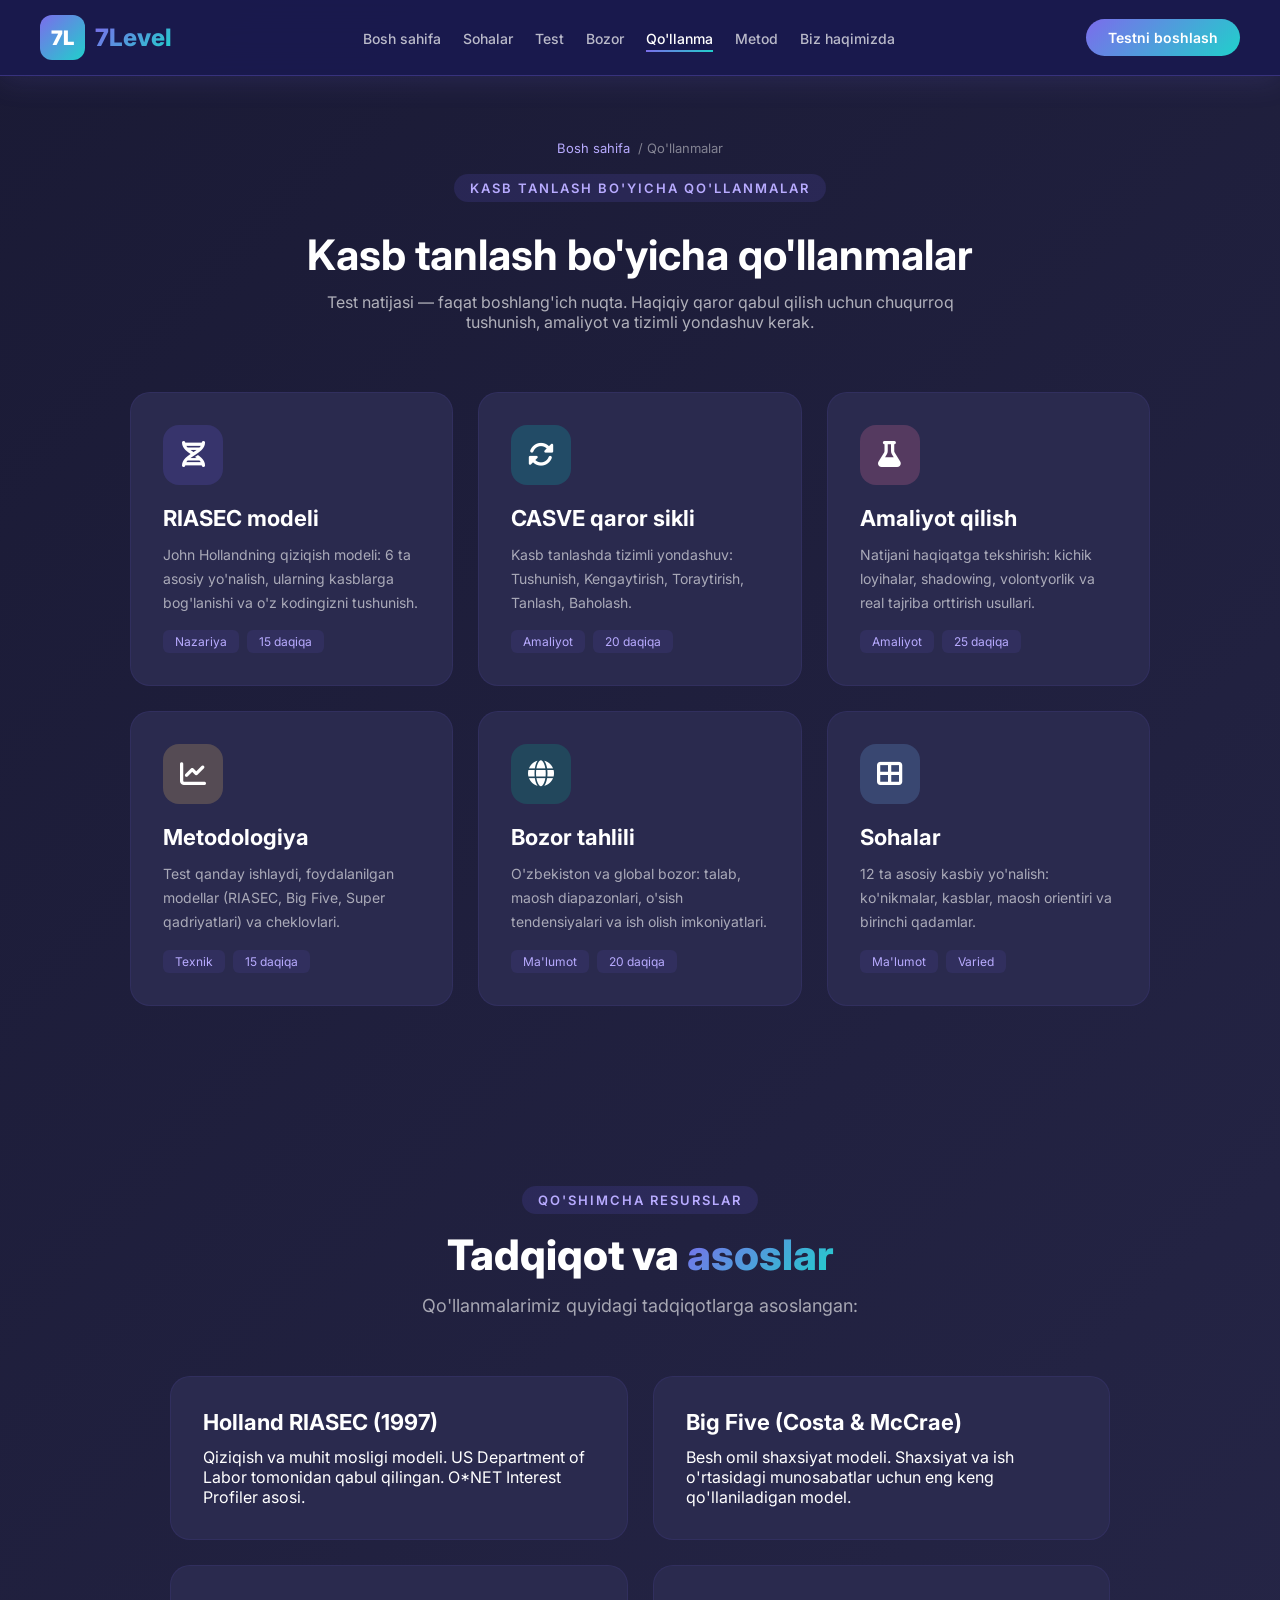
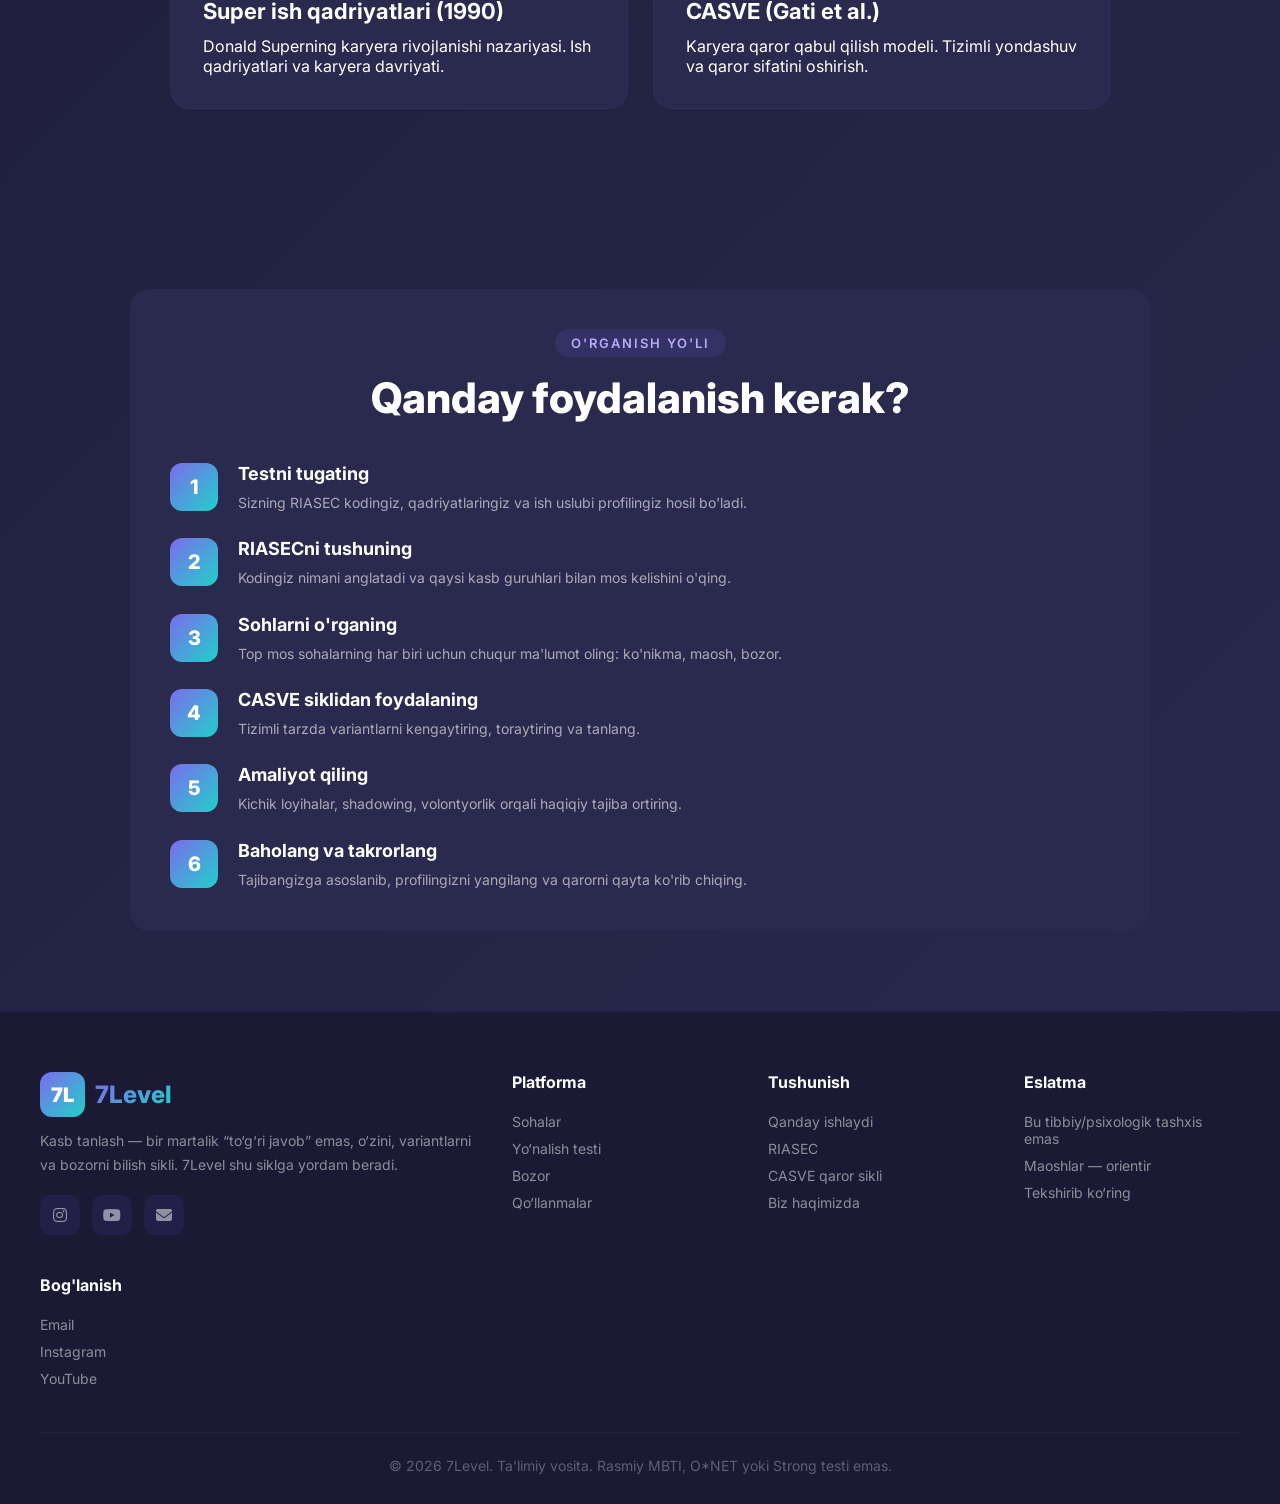
<file: 7level-website/qollanma.html>
<!DOCTYPE html>
<html lang="uz">
<head>
    <meta charset="UTF-8">
    <meta name="viewport" content="width=device-width, initial-scale=1.0">
    <title>Qo'llanmalar — 7Level</title>
    <link href="https://fonts.googleapis.com/css2?family=Inter:wght@400;500;600;700;800;900&display=swap" rel="stylesheet">
    <link rel="stylesheet" href="https://cdnjs.cloudflare.com/ajax/libs/font-awesome/6.5.1/css/all.min.css">
    <link rel="stylesheet" href="css/style.css">
</head>
<body>
    <div id="site-header"></div>
    <main>
        <div class="page-hero">
            <div class="breadcrumb"><a href="index.html">Bosh sahifa</a> / Qo'llanmalar</div>
            <div class="section-tag">Kasb tanlash bo'yicha qo'llanmalar</div>
            <h1 style="font-size:42px;margin:12px 0;">Kasb tanlash bo'yicha qo'llanmalar</h1>
            <p style="color:rgba(255,255,255,.65);max-width:680px;margin:0 auto;">Test natijasi — faqat boshlang'ich nuqta. Haqiqiy qaror qabul qilish uchun chuqurroq tushunish, amaliyot va tizimli yondashuv kerak.</p>
        </div>

        <div class="container">
            <div class="guide-grid">
                <a class="guide-card fade-in" href="qollanma-riasec.html">
                    <div class="guide-icon" style="background:rgba(108, 92, 231, 0.2);"><i class="fas fa-dna"></i></div>
                    <h3>RIASEC modeli</h3>
                    <p>John Hollandning qiziqish modeli: 6 ta asosiy yo'nalish, ularning kasblarga bog'lanishi va o'z kodingizni tushunish.</p>
                    <div class="guide-meta">
                        <span class="guide-tag">Nazariya</span>
                        <span class="guide-tag">15 daqiqa</span>
                    </div>
                </a>

                <a class="guide-card fade-in" href="qollanma-qaror.html">
                    <div class="guide-icon" style="background:rgba(0, 206, 201, 0.2);"><i class="fas fa-sync-alt"></i></div>
                    <h3>CASVE qaror sikli</h3>
                    <p>Kasb tanlashda tizimli yondashuv: Tushunish, Kengaytirish, Toraytirish, Tanlash, Baholash.</p>
                    <div class="guide-meta">
                        <span class="guide-tag">Amaliyot</span>
                        <span class="guide-tag">20 daqiqa</span>
                    </div>
                </a>

                <a class="guide-card fade-in" href="qollanma-amaliyot.html">
                    <div class="guide-icon" style="background:rgba(253, 121, 168, 0.2);"><i class="fas fa-flask"></i></div>
                    <h3>Amaliyot qilish</h3>
                    <p>Natijani haqiqatga tekshirish: kichik loyihalar, shadowing, volontyorlik va real tajriba orttirish usullari.</p>
                    <div class="guide-meta">
                        <span class="guide-tag">Amaliyot</span>
                        <span class="guide-tag">25 daqiqa</span>
                    </div>
                </a>

                <a class="guide-card fade-in" href="metodologiya.html">
                    <div class="guide-icon" style="background:rgba(253, 203, 110, 0.2);"><i class="fas fa-chart-line"></i></div>
                    <h3>Metodologiya</h3>
                    <p>Test qanday ishlaydi, foydalanilgan modellar (RIASEC, Big Five, Super qadriyatlari) va cheklovlari.</p>
                    <div class="guide-meta">
                        <span class="guide-tag">Texnik</span>
                        <span class="guide-tag">15 daqiqa</span>
                    </div>
                </a>

                <a class="guide-card fade-in" href="bozor.html">
                    <div class="guide-icon" style="background:rgba(0, 184, 148, 0.2);"><i class="fas fa-globe"></i></div>
                    <h3>Bozor tahlili</h3>
                    <p>O'zbekiston va global bozor: talab, maosh diapazonlari, o'sish tendensiyalari va ish olish imkoniyatlari.</p>
                    <div class="guide-meta">
                        <span class="guide-tag">Ma'lumot</span>
                        <span class="guide-tag">20 daqiqa</span>
                    </div>
                </a>

                <a class="guide-card fade-in" href="sohalar.html">
                    <div class="guide-icon" style="background:rgba(116, 185, 255, 0.2);"><i class="fas fa-th-large"></i></div>
                    <h3>Sohalar</h3>
                    <p>12 ta asosiy kasbiy yo'nalish: ko'nikmalar, kasblar, maosh orientiri va birinchi qadamlar.</p>
                    <div class="guide-meta">
                        <span class="guide-tag">Ma'lumot</span>
                        <span class="guide-tag">Varied</span>
                    </div>
                </a>
            </div>

            <section style="margin-top:80px;">
                <div class="section-header fade-in">
                    <div class="section-tag">Qo'shimcha resurslar</div>
                    <h2>Tadqiqot va <span>asoslar</span></h2>
                    <p>Qo'llanmalarimiz quyidagi tadqiqotlarga asoslangan:</p>
                </div>
                <div class="guide-grid">
                    <article class="method-card fade-in">
                        <h3>Holland RIASEC (1997)</h3>
                        <p>Qiziqish va muhit mosligi modeli. US Department of Labor tomonidan qabul qilingan. O*NET Interest Profiler asosi.</p>
                    </article>
                    <article class="method-card fade-in">
                        <h3>Big Five (Costa & McCrae)</h3>
                        <p>Besh omil shaxsiyat modeli. Shaxsiyat va ish o'rtasidagi munosabatlar uchun eng keng qo'llaniladigan model.</p>
                    </article>
                    <article class="method-card fade-in">
                        <h3>Super ish qadriyatlari (1990)</h3>
                        <p>Donald Superning karyera rivojlanishi nazariyasi. Ish qadriyatlari va karyera davriyati.</p>
                    </article>
                    <article class="method-card fade-in">
                        <h3>CASVE (Gati et al.)</h3>
                        <p>Karyera qaror qabul qilish modeli. Tizimli yondashuv va qaror sifatini oshirish.</p>
                    </article>
                </div>
            </section>

            <section style="margin-top:80px;background:var(--dark2);border-radius:20px;padding:40px;">
                <div class="section-header fade-in" style="margin-bottom:40px;">
                    <div class="section-tag">O'rganish yo'li</div>
                    <h2>Qanday foydalanish kerak?</h2>
                </div>
                <div class="steps-container">
                    <div class="step-item fade-in">
                        <div class="step-number">1</div>
                        <div class="step-content">
                            <h3>Testni tugating</h3>
                            <p>Sizning RIASEC kodingiz, qadriyatlaringiz va ish uslubi profilingiz hosil bo'ladi.</p>
                        </div>
                    </div>
                    <div class="step-item fade-in">
                        <div class="step-number">2</div>
                        <div class="step-content">
                            <h3>RIASECni tushuning</h3>
                            <p>Kodingiz nimani anglatadi va qaysi kasb guruhlari bilan mos kelishini o'qing.</p>
                        </div>
                    </div>
                    <div class="step-item fade-in">
                        <div class="step-number">3</div>
                        <div class="step-content">
                            <h3>Sohlarni o'rganing</h3>
                            <p>Top mos sohalarning har biri uchun chuqur ma'lumot oling: ko'nikma, maosh, bozor.</p>
                        </div>
                    </div>
                    <div class="step-item fade-in">
                        <div class="step-number">4</div>
                        <div class="step-content">
                            <h3>CASVE siklidan foydalaning</h3>
                            <p>Tizimli tarzda variantlarni kengaytiring, toraytiring va tanlang.</p>
                        </div>
                    </div>
                    <div class="step-item fade-in">
                        <div class="step-number">5</div>
                        <div class="step-content">
                            <h3>Amaliyot qiling</h3>
                            <p>Kichik loyihalar, shadowing, volontyorlik orqali haqiqiy tajiba ortiring.</p>
                        </div>
                    </div>
                    <div class="step-item fade-in">
                        <div class="step-number">6</div>
                        <div class="step-content">
                            <h3>Baholang va takrorlang</h3>
                            <p>Tajibangizga asoslanib, profilingizni yangilang va qarorni qayta ko'rib chiqing.</p>
                        </div>
                    </div>
                </div>
            </section>
        </div>
    </main>
    <div id="site-footer"></div>
    <script src="js/common.js"></script>
    <script>
        document.querySelectorAll('.fade-in').forEach(el => el.classList.add('visible'));
    </script>
</body>
</html>
</file>
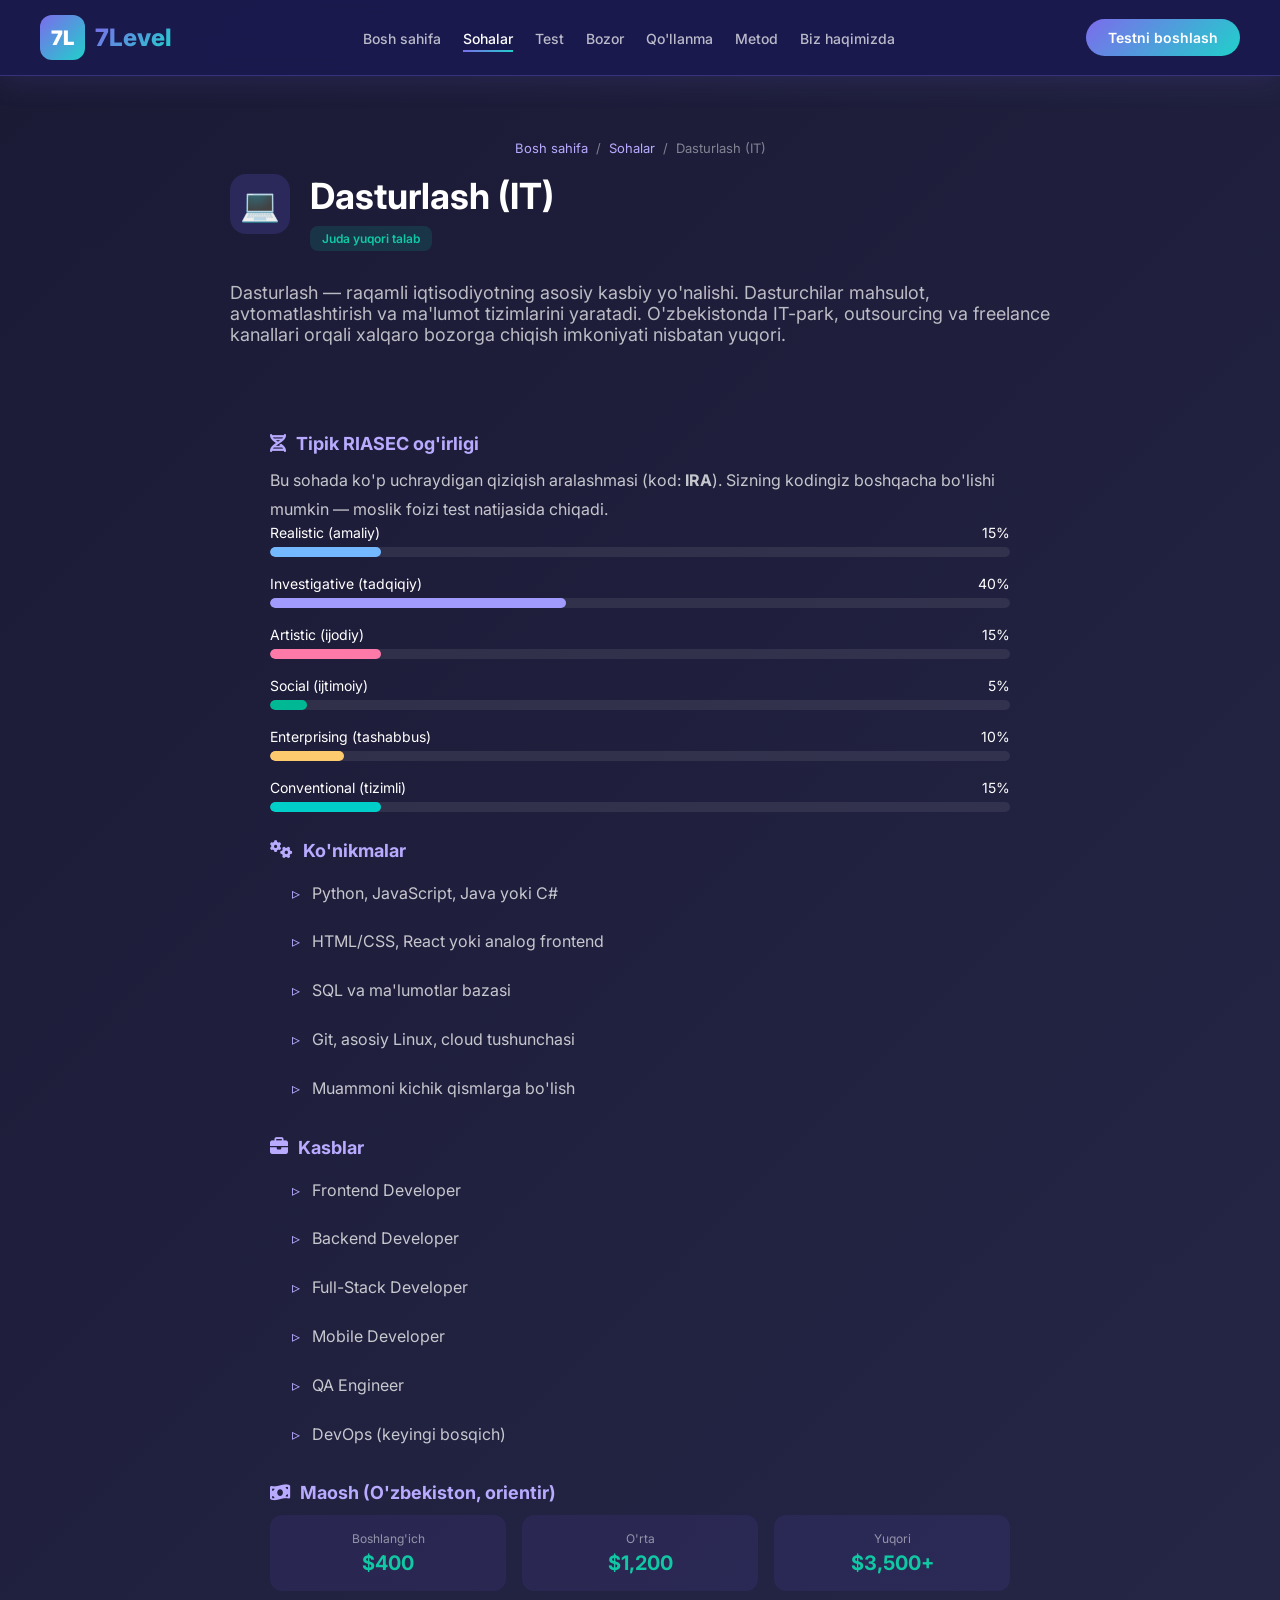
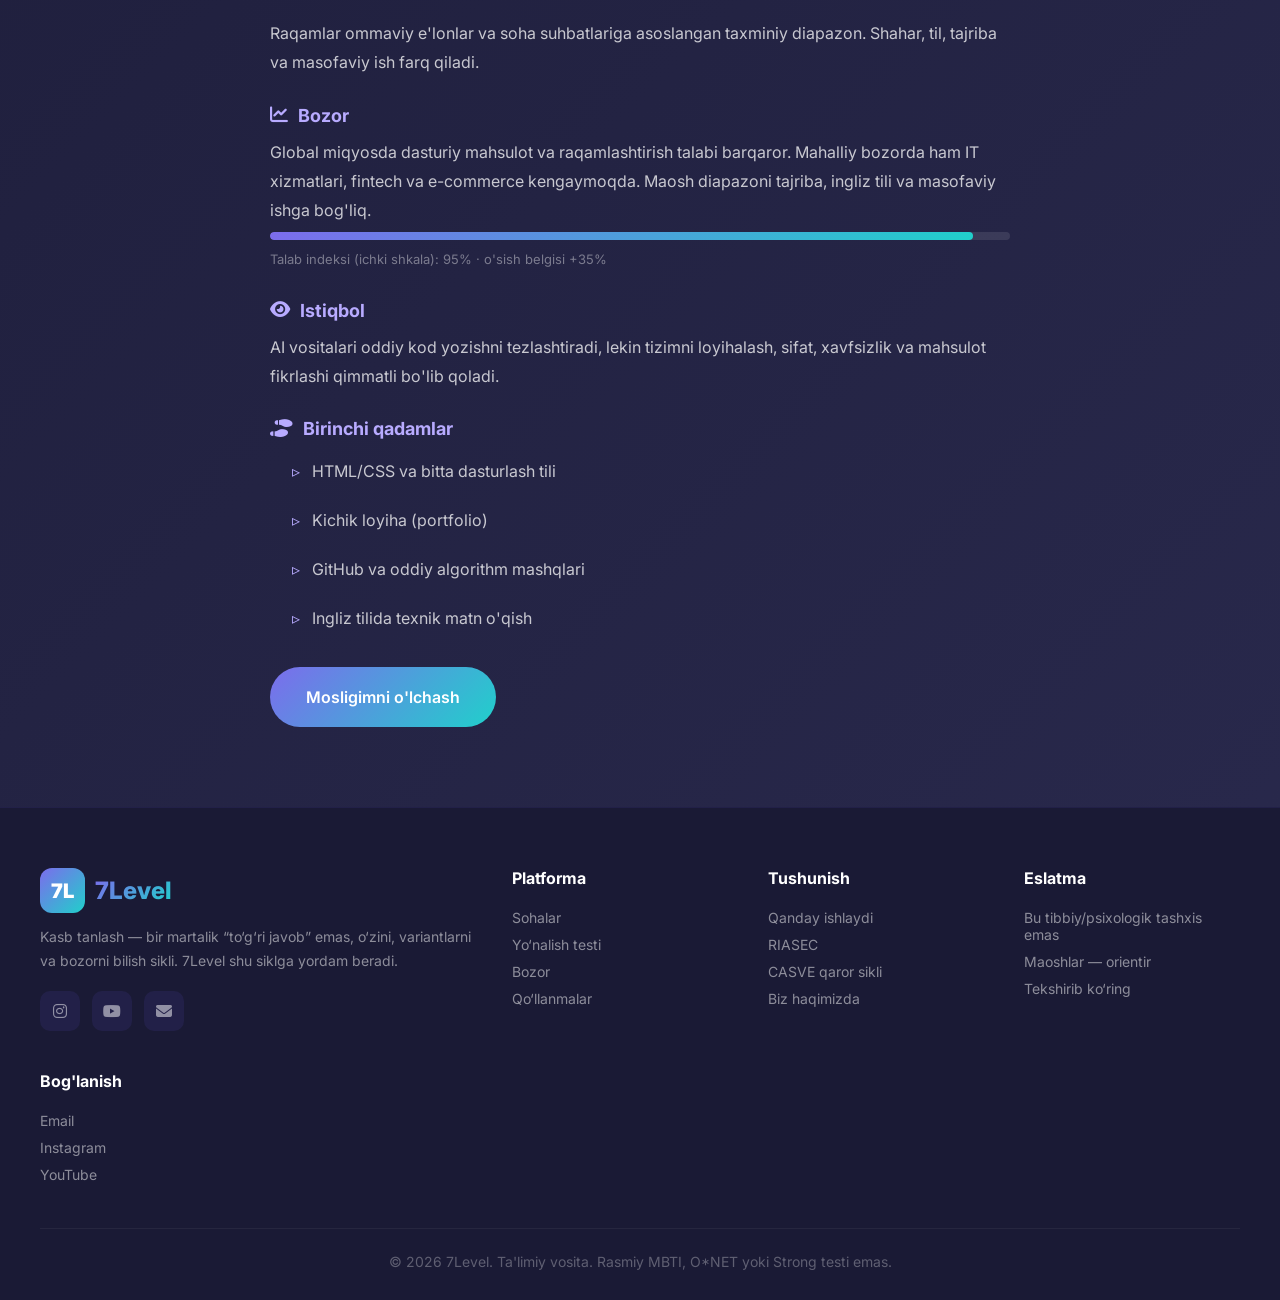
<file: 7level-website/soha.html>
<!DOCTYPE html>
<html lang="uz">
<head>
    <meta charset="UTF-8">
    <meta name="viewport" content="width=device-width, initial-scale=1.0">
    <title>Soha — 7Level</title>
    <link href="https://fonts.googleapis.com/css2?family=Inter:wght@400;500;600;700;800;900&display=swap" rel="stylesheet">
    <link rel="stylesheet" href="https://cdnjs.cloudflare.com/ajax/libs/font-awesome/6.5.1/css/all.min.css">
    <link rel="stylesheet" href="css/style.css">
</head>
<body>
    <div id="site-header"></div>
    <main>
        <div class="page-hero" style="text-align:left;max-width:900px;margin:0 auto;">
            <div class="breadcrumb"><a href="index.html">Bosh sahifa</a> / <a href="sohalar.html">Sohalar</a> / <span id="crumb"></span></div>
            <div id="head"></div>
        </div>
        <div class="container narrow article" id="body"></div>
    </main>
    <div id="site-footer"></div>
    <script src="js/data.js"></script>
    <script src="js/common.js"></script>
    <script>
        const id = new URLSearchParams(location.search).get('id');
        const field = fieldsData.find(f => f.id === id) || fieldsData[0];
        document.title = field.name + ' — 7Level';
        document.getElementById('crumb').textContent = field.name;
        document.getElementById('head').innerHTML = `
            <div class="detail-header">
                <div class="field-icon" style="background:${field.iconBg};font-size:32px;">${field.icon}</div>
                <div>
                    <h1 style="font-size:36px;margin-bottom:8px;">${field.name}</h1>
                    <span class="demand-badge ${field.demand === 'high' ? 'demand-high' : field.demand === 'medium' ? 'demand-medium' : 'demand-growing'}">${field.demandLabel}</span>
                </div>
            </div>
            <p style="color:rgba(255,255,255,.7);font-size:18px;">${field.fullDesc}</p>
        `;
        const code = Object.entries(field.riasec).sort((a,b)=>b[1]-a[1]).slice(0,3).map(([k])=>k).join('');
        document.getElementById('body').innerHTML = `
            <div class="modal-section">
                <h3><i class="fas fa-dna"></i> Tipik RIASEC og'irligi</h3>
                <p>Bu sohada ko'p uchraydigan qiziqish aralashmasi (kod: <strong>${code}</strong>). Sizning kodingiz boshqacha bo'lishi mumkin — moslik foizi test natijasida chiqadi.</p>
                ${Object.entries(field.riasec).map(([k,v]) => `
                    <div class="trait-row">
                        <div class="trait-top"><span>${riasecMeta[k].name}</span><span>${v}%</span></div>
                        <div class="trait-bar"><div class="trait-fill" style="width:${v}%;background:${riasecMeta[k].color}"></div></div>
                    </div>
                `).join('')}
            </div>
            <div class="modal-section">
                <h3><i class="fas fa-cogs"></i> Ko'nikmalar</h3>
                <ul>${field.skills.map(s=>`<li>${s}</li>`).join('')}</ul>
            </div>
            <div class="modal-section">
                <h3><i class="fas fa-briefcase"></i> Kasblar</h3>
                <ul>${field.careers.map(s=>`<li>${s}</li>`).join('')}</ul>
            </div>
            <div class="modal-section">
                <h3><i class="fas fa-money-bill-wave"></i> Maosh (O'zbekiston, orientir)</h3>
                <div class="salary-range">
                    <div class="salary-item"><div class="label">Boshlang'ich</div><div class="value">${field.salaryMin}</div></div>
                    <div class="salary-item"><div class="label">O'rta</div><div class="value">${field.salaryMid}</div></div>
                    <div class="salary-item"><div class="label">Yuqori</div><div class="value">${field.salaryMax}</div></div>
                </div>
                <p class="source-note">Raqamlar ommaviy e'lonlar va soha suhbatlariga asoslangan taxminiy diapazon. Shahar, til, tajriba va masofaviy ish farq qiladi.</p>
            </div>
            <div class="modal-section">
                <h3><i class="fas fa-chart-line"></i> Bozor</h3>
                <p>${field.marketInfo}</p>
                <div class="demand-bar"><div class="demand-fill" style="width:${field.demandPercent}%"></div></div>
                <p style="font-size:13px;color:rgba(255,255,255,.4);margin-top:8px;">Talab indeksi (ichki shkala): ${field.demandPercent}% · o'sish belgisi ${field.growthRate}</p>
            </div>
            <div class="modal-section">
                <h3><i class="fas fa-eye"></i> Istiqbol</h3>
                <p>${field.futureOutlook}</p>
            </div>
            <div class="modal-section">
                <h3><i class="fas fa-shoe-prints"></i> Birinchi qadamlar</h3>
                <ul>${field.firstSteps.map(s=>`<li>${s}</li>`).join('')}</ul>
            </div>
            <p><a class="btn-primary" href="test.html">Mosligimni o'lchash</a></p>
        `;
    </script>
</body>
</html>
</file>
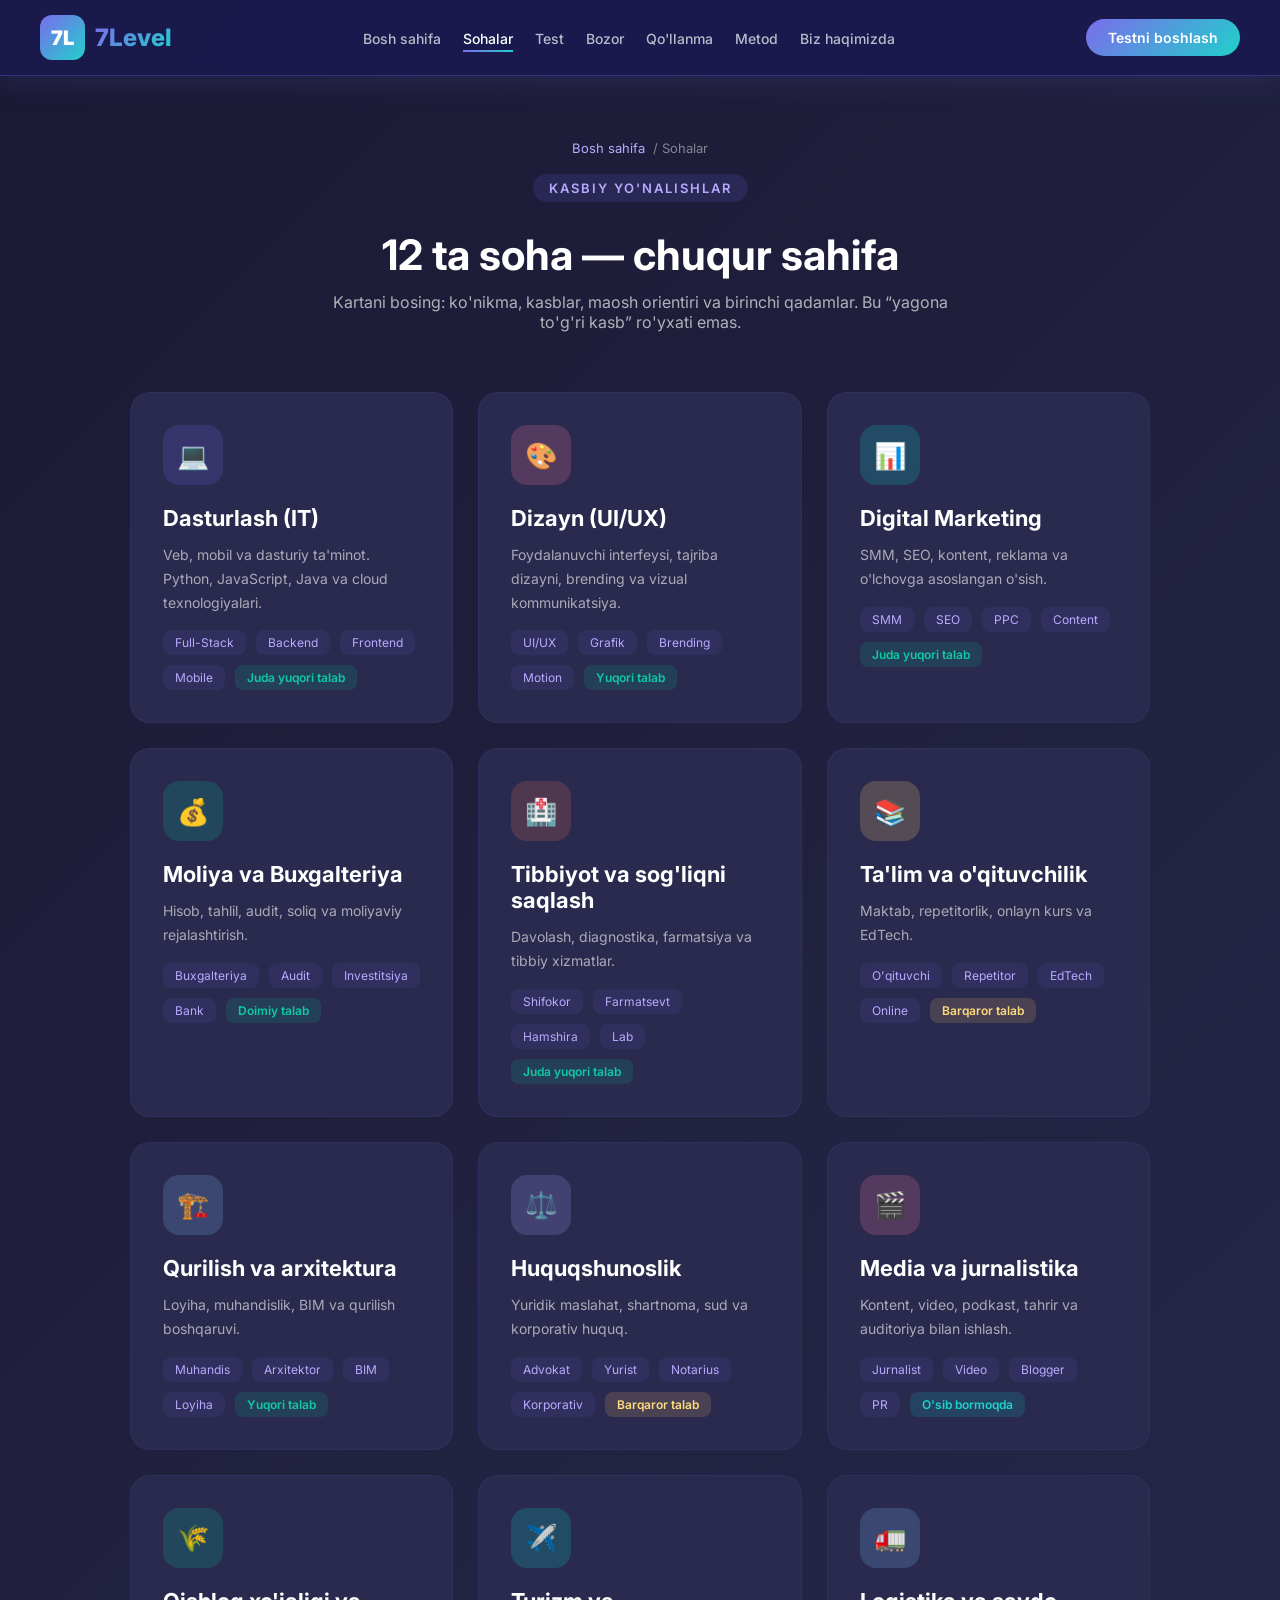
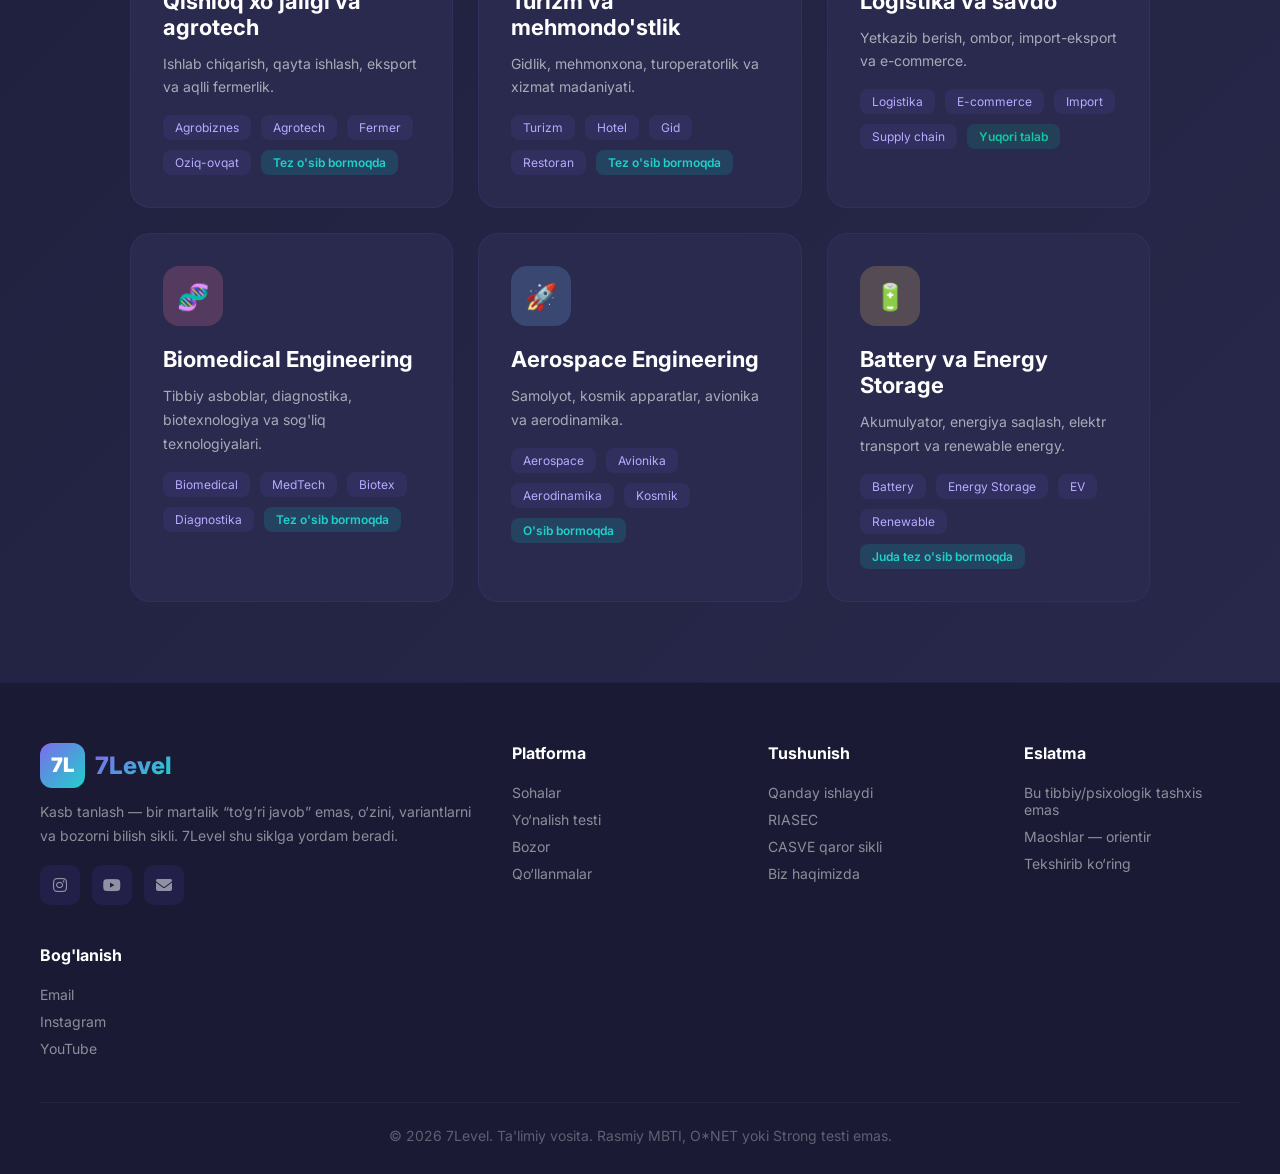
<file: 7level-website/sohalar.html>
<!DOCTYPE html>
<html lang="uz">
<head>
    <meta charset="UTF-8">
    <meta name="viewport" content="width=device-width, initial-scale=1.0">
    <title>Sohalar — 7Level</title>
    <link href="https://fonts.googleapis.com/css2?family=Inter:wght@400;500;600;700;800;900&display=swap" rel="stylesheet">
    <link rel="stylesheet" href="https://cdnjs.cloudflare.com/ajax/libs/font-awesome/6.5.1/css/all.min.css">
    <link rel="stylesheet" href="css/style.css">
</head>
<body>
    <div id="site-header"></div>
    <main>
        <div class="page-hero">
            <div class="breadcrumb"><a href="index.html">Bosh sahifa</a> / Sohalar</div>
            <div class="section-tag">Kasbiy yo'nalishlar</div>
            <h1 style="font-size:42px;margin:12px 0;">12 ta soha — chuqur sahifa</h1>
            <p style="color:rgba(255,255,255,.65);max-width:640px;margin:0 auto;">Kartani bosing: ko'nikma, kasblar, maosh orientiri va birinchi qadamlar. Bu “yagona to'g'ri kasb” ro'yxati emas.</p>
        </div>
        <div class="container" style="padding-top:0;">
            <div class="fields-grid" id="fieldsGrid"></div>
        </div>
    </main>
    <div id="site-footer"></div>
    <script src="js/data.js"></script>
    <script src="js/common.js"></script>
    <script>
        document.getElementById('fieldsGrid').innerHTML = fieldsData.map(field => `
            <a class="field-card fade-in" href="soha.html?id=${field.id}">
                <div class="field-icon" style="background:${field.iconBg}">${field.icon}</div>
                <h3>${field.name}</h3>
                <p>${field.shortDesc}</p>
                <div class="field-meta">
                    ${field.tags.map(t => `<span class="field-tag">${t}</span>`).join('')}
                    <span class="demand-badge ${field.demand === 'high' ? 'demand-high' : field.demand === 'medium' ? 'demand-medium' : 'demand-growing'}">${field.demandLabel}</span>
                </div>
            </a>
        `).join('');
        document.querySelectorAll('.fade-in').forEach(el => el.classList.add('visible'));
    </script>
</body>
</html>
</file>
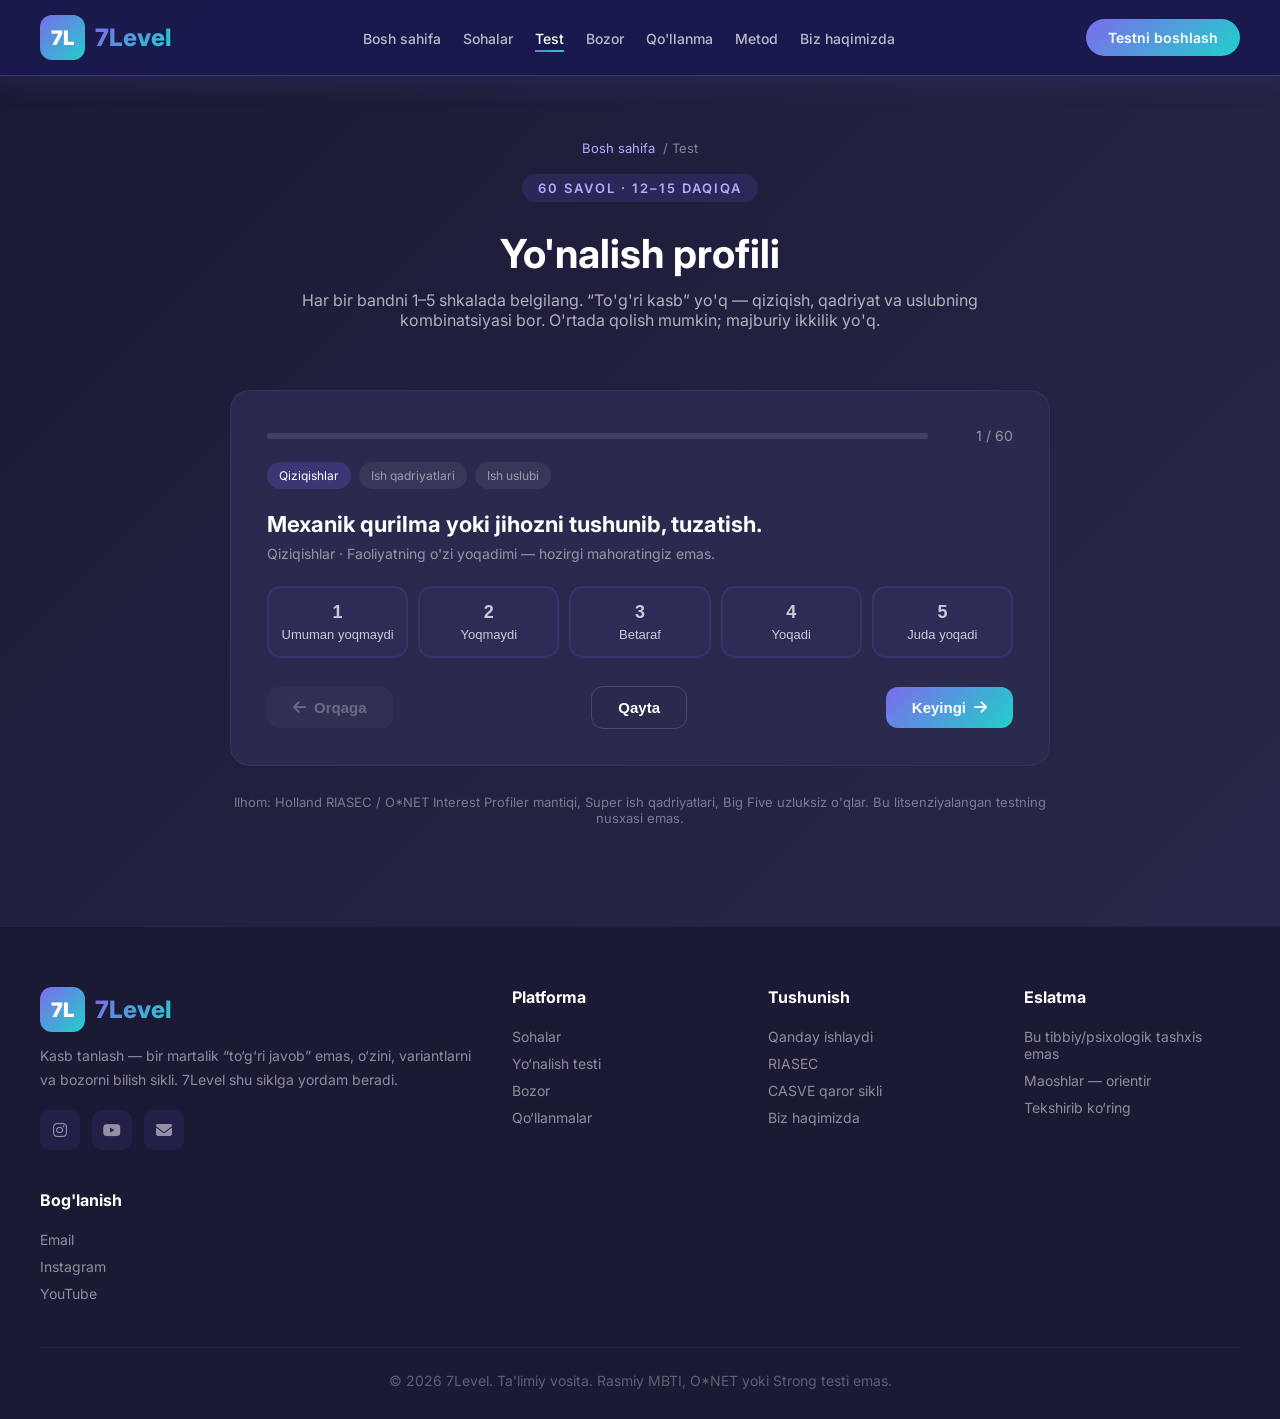
<file: 7level-website/test.html>
<!DOCTYPE html>
<html lang="uz">
<head>
    <meta charset="UTF-8">
    <meta name="viewport" content="width=device-width, initial-scale=1.0">
    <title>Yo'nalish testi — 7Level</title>
    <link href="https://fonts.googleapis.com/css2?family=Inter:wght@400;500;600;700;800;900&display=swap" rel="stylesheet">
    <link rel="stylesheet" href="https://cdnjs.cloudflare.com/ajax/libs/font-awesome/6.5.1/css/all.min.css">
    <link rel="stylesheet" href="css/style.css">
</head>
<body>
    <div id="site-header"></div>
    <main>
        <div class="page-hero">
            <div class="breadcrumb"><a href="index.html">Bosh sahifa</a> / Test</div>
            <div class="section-tag">60 savol · 12–15 daqiqa</div>
            <h1 style="font-size:40px;margin:12px 0;">Yo'nalish profili</h1>
            <p style="color:rgba(255,255,255,.65);max-width:680px;margin:0 auto;">Har bir bandni 1–5 shkalada belgilang. “To'g'ri kasb” yo'q — qiziqish, qadriyat va uslubning kombinatsiyasi bor. O'rtada qolish mumkin; majburiy ikkilik yo'q.</p>
        </div>
        <div class="test-wrap">
            <div class="test-card">
                <div class="test-progress">
                    <div class="progress-bar"><div class="progress-fill" id="progressFill" style="width:0%"></div></div>
                    <div class="progress-text" id="progressText">1 / 60</div>
                </div>
                <div class="section-pills" id="sectionPills"></div>
                <div class="test-question">
                    <h3 id="questionTitle"></h3>
                    <p id="questionSubtitle"></p>
                </div>
                <div class="likert" id="likertBox"></div>
                <div class="test-nav">
                    <button class="test-btn test-btn-prev" id="prevBtn" type="button"><i class="fas fa-arrow-left"></i> Orqaga</button>
                    <button class="test-btn" id="restartBtn" type="button" style="background:transparent;border:1px solid rgba(255,255,255,.15);">Qayta</button>
                    <button class="test-btn test-btn-next" id="nextBtn" type="button">Keyingi <i class="fas fa-arrow-right"></i></button>
                </div>
            </div>
            <p class="source-note" style="text-align:center;">Ilhom: Holland RIASEC / O*NET Interest Profiler mantiqi, Super ish qadriyatlari, Big Five uzluksiz o'qlar. Bu litsenziyalangan testning nusxasi emas.</p>
        </div>
    </main>
    <div id="site-footer"></div>
    <script src="js/data.js"></script>
    <script src="js/test-data.js"></script>
    <script src="js/score.js"></script>
    <script src="js/common.js"></script>
    <script src="js/test.js"></script>
</body>
</html>
</file>
<file: 7level-website/css/style.css>
:root {
    --primary: #7C6CEC;
    --primary-dark: #6A5BD8;
    --primary-light: #B8ABFF;
    --secondary: #20D0CB;
    --accent: #FE89B8;
    --dark: #1A1A35;
    --dark2: #2A2A4E;
    --dark3: #3D3D6E;
    --light: #FAFAFF;
    --gray: #707A7E;
    --success: #10C8A4;
    --warning: #FEDB7E;
    --danger: #E78065;
    --gradient1: linear-gradient(135deg, #7C6CEC, #20D0CB);
    --gradient2: linear-gradient(135deg, #FE89B8, #7C6CEC);
    --gradient3: linear-gradient(135deg, #20D0CB, #10C8A4);
}

* { margin: 0; padding: 0; box-sizing: border-box; }

html { scroll-behavior: smooth; }

body {
    animation: fadeIn 0.6s ease-out;
}

body {
    font-family: 'Inter', sans-serif;
    background: linear-gradient(135deg, var(--dark) 0%, var(--dark2) 100%);
    color: #fff;
    overflow-x: hidden;
    min-height: 100vh;
    display: flex;
    flex-direction: column;
}

main { flex: 1; }

a { color: inherit; }

.navbar {
    position: fixed;
    top: 0; left: 0; right: 0;
    z-index: 1000;
    padding: 15px 40px;
    display: flex;
    justify-content: space-between;
    align-items: center;
    background: rgba(26, 26, 78, 0.95);
    backdrop-filter: blur(25px);
    border-bottom: 1px solid rgba(124, 108, 236, 0.3);
    box-shadow: 0 4px 30px rgba(124, 108, 236, 0.15);
}

.navbar.scrolled { padding: 10px 40px; background: rgba(10, 10, 35, 0.98); }

.logo { display: flex; align-items: center; gap: 10px; text-decoration: none; }

.logo-icon {
    width: 45px; height: 45px;
    background: var(--gradient1);
    border-radius: 12px;
    display: flex; align-items: center; justify-content: center;
    font-weight: 900; font-size: 20px; color: #fff;
}

.logo-text {
    font-size: 24px; font-weight: 800;
    background: var(--gradient1);
    -webkit-background-clip: text;
    -webkit-text-fill-color: transparent;
    background-clip: text;
}

.nav-links { display: flex; gap: 22px; list-style: none; align-items: center; }

.nav-links a {
    color: rgba(255,255,255,0.7);
    text-decoration: none;
    font-weight: 500;
    font-size: 14px;
    transition: color 0.3s;
    position: relative;
}

.nav-links a:hover, .nav-links a.active { color: #fff; }

.nav-links a::after {
    content: '';
    position: absolute;
    bottom: -5px; left: 0;
    width: 0; height: 2px;
    background: var(--gradient1);
    transition: width 0.3s;
}

.nav-links a:hover::after, .nav-links a.active::after { width: 100%; }

.nav-btn {
    padding: 10px 22px;
    background: var(--gradient1);
    border: none; border-radius: 25px;
    color: #fff; font-weight: 600; cursor: pointer;
    text-decoration: none; font-size: 14px;
    display: inline-flex; align-items: center;
}

.mobile-menu-btn {
    display: none; background: none; border: none;
    color: #fff; font-size: 24px; cursor: pointer;
}

.hero {
    min-height: 100vh;
    display: flex; align-items: center; justify-content: center;
    text-align: center;
    padding: 120px 20px 80px;
    position: relative; overflow: hidden;
}

.hero-bg { position: absolute; inset: 0; z-index: 0; }

.hero-bg .circle {
    position: absolute; border-radius: 50%;
    filter: blur(100px); opacity: 0.3;
}

.hero-bg .circle:nth-child(1) {
    width: 500px; height: 500px; background: var(--primary);
    top: -100px; right: -100px; animation: float 8s ease-in-out infinite;
}

.hero-bg .circle:nth-child(2) {
    width: 400px; height: 400px; background: var(--secondary);
    bottom: -50px; left: -100px; animation: float 10s ease-in-out infinite reverse;
}

.hero-bg .circle:nth-child(3) {
    width: 300px; height: 300px; background: var(--accent);
    top: 50%; left: 50%; transform: translate(-50%, -50%);
    animation: float 6s ease-in-out infinite;
}

@keyframes float {
    0%, 100% { transform: translateY(0); }
    50% { transform: translateY(-30px); }
}

@keyframes slideUp {
    from {
        opacity: 0;
        transform: translateY(30px);
    }
    to {
        opacity: 1;
        transform: translateY(0);
    }
}

@keyframes fadeIn {
    from { opacity: 0; }
    to { opacity: 1; }
}

@keyframes scaleIn {
    from {
        opacity: 0;
        transform: scale(0.95);
    }
    to {
        opacity: 1;
        transform: scale(1);
    }
}

@keyframes shimmer {
    0% { background-position: -200% 0; }
    100% { background-position: 200% 0; }
}

.hero-content { position: relative; z-index: 1; max-width: 900px; }

.hero-badge {
    display: inline-flex; align-items: center; gap: 8px;
    padding: 8px 20px;
    background: rgba(108, 92, 231, 0.2);
    border: 1px solid rgba(108, 92, 231, 0.3);
    border-radius: 30px; font-size: 14px; color: var(--primary-light);
    margin-bottom: 30px;
}

.hero-badge .dot {
    width: 8px; height: 8px; background: var(--success);
    border-radius: 50%; animation: pulse 2s infinite;
}

@keyframes pulse { 0%, 100% { opacity: 1; } 50% { opacity: 0.3; } }

.hero h1 { font-size: 64px; font-weight: 900; line-height: 1.1; margin-bottom: 25px; }
.hero h1 span {
    background: var(--gradient1);
    -webkit-background-clip: text;
    -webkit-text-fill-color: transparent;
    background-clip: text;
}

.hero p {
    font-size: 18px; color: rgba(255,255,255,0.7);
    line-height: 1.7; margin-bottom: 40px;
    max-width: 720px; margin-left: auto; margin-right: auto;
}

.hero-buttons { display: flex; gap: 20px; justify-content: center; flex-wrap: wrap; }

.btn-primary, .btn-secondary {
    padding: 16px 36px; border-radius: 30px; font-size: 16px; font-weight: 600;
    cursor: pointer; text-decoration: none;
    display: inline-flex; align-items: center; gap: 10px; transition: all 0.3s;
    border: none; color: #fff;
}

.btn-primary { background: var(--gradient1); position: relative; overflow: hidden; }
.btn-primary::before {
    content: '';
    position: absolute;
    top: 0; left: -100%;
    width: 100%; height: 100%;
    background: linear-gradient(90deg, transparent, rgba(255,255,255,0.2), transparent);
    transition: left 0.5s;
}
.btn-primary:hover::before { left: 100%; }
.btn-primary:hover { transform: translateY(-3px); box-shadow: 0 15px 40px rgba(108, 92, 231, 0.4); }

.btn-secondary {
    background: transparent;
    border: 2px solid rgba(108, 92, 231, 0.5);
}

.btn-secondary:hover {
    border-color: var(--primary);
    background: rgba(108, 92, 231, 0.15);
    transform: translateY(-3px);
    box-shadow: 0 10px 30px rgba(108, 92, 231, 0.2);
}

.hero-stats { display: flex; justify-content: center; gap: 48px; margin-top: 60px; flex-wrap: wrap; }
.stat-number {
    font-size: 36px; font-weight: 800;
    background: var(--gradient1);
    -webkit-background-clip: text;
    -webkit-text-fill-color: transparent;
    background-clip: text;
}
.stat-label { font-size: 14px; color: rgba(255,255,255,0.5); margin-top: 5px; }

section { padding: 100px 40px; }

.section-header { text-align: center; margin-bottom: 60px; }

.section-tag {
    display: inline-block; padding: 6px 16px;
    background: rgba(108, 92, 231, 0.15);
    border-radius: 20px; color: var(--primary-light);
    font-size: 13px; font-weight: 600; text-transform: uppercase;
    letter-spacing: 2px; margin-bottom: 15px;
}

.section-header h2 { font-size: 42px; font-weight: 800; margin-bottom: 15px; }
.section-header h2 span {
    background: var(--gradient1);
    -webkit-background-clip: text;
    -webkit-text-fill-color: transparent;
    background-clip: text;
}
.section-header p { font-size: 18px; color: rgba(255,255,255,0.6); max-width: 640px; margin: 0 auto; }

.fields-grid, .market-grid, .guide-grid {
    display: grid;
    grid-template-columns: repeat(auto-fit, minmax(320px, 1fr));
    gap: 25px;
    max-width: 1200px;
    margin: 0 auto;
}

.field-card, .market-card, .guide-card, .method-card {
    background: var(--dark2);
    border-radius: 20px;
    padding: 32px;
    border: 1px solid rgba(108, 92, 231, 0.1);
    transition: all 0.4s cubic-bezier(0.4, 0, 0.2, 1);
    text-decoration: none;
    color: inherit;
    display: block;
    animation: scaleIn 0.5s ease-out;
}

.field-card { cursor: pointer; position: relative; overflow: hidden; }

.field-card::before {
    content: '';
    position: absolute; top: 0; left: 0; right: 0; height: 3px;
    background: var(--gradient1);
    transform: scaleX(0); transition: transform 0.4s;
}

.field-card:hover::before { transform: scaleX(1); }
.field-card:hover, .market-card:hover, .guide-card:hover {
    transform: translateY(-8px) scale(1.02);
    border-color: rgba(108, 92, 231, 0.4);
    box-shadow: 0 25px 80px rgba(108, 92, 231, 0.2);
}

.field-icon {
    width: 60px; height: 60px; border-radius: 16px;
    display: flex; align-items: center; justify-content: center;
    font-size: 26px; margin-bottom: 20px;
}

.field-card h3, .guide-card h3, .method-card h3 { font-size: 22px; font-weight: 700; margin-bottom: 12px; }
.field-card p, .guide-card p { font-size: 14px; color: rgba(255,255,255,0.6); line-height: 1.7; margin-bottom: 16px; }

.field-meta { display: flex; gap: 10px; flex-wrap: wrap; }
.field-tag {
    padding: 5px 12px; background: rgba(108, 92, 231, 0.1);
    border-radius: 8px; font-size: 12px; color: var(--primary-light);
}

.demand-badge {
    display: inline-flex; align-items: center; gap: 6px;
    padding: 5px 12px; border-radius: 8px; font-size: 12px; font-weight: 600;
}
.demand-high { background: rgba(0, 184, 148, 0.15); color: var(--success); }
.demand-medium { background: rgba(253, 203, 110, 0.15); color: var(--warning); }
.demand-growing { background: rgba(0, 206, 201, 0.15); color: var(--secondary); }

.page-hero {
    padding: 140px 40px 60px;
    text-align: center;
    position: relative;
}

.breadcrumb {
    display: flex; gap: 8px; justify-content: center; flex-wrap: wrap;
    font-size: 13px; color: rgba(255,255,255,0.45); margin-bottom: 18px;
}
.breadcrumb a { color: var(--primary-light); text-decoration: none; }

.container { max-width: 1100px; margin: 0 auto; padding: 0 40px 80px; }
.narrow { max-width: 820px; }

.article h2 { font-size: 28px; margin: 36px 0 14px; }
.article h3 { font-size: 20px; margin: 28px 0 10px; color: var(--primary-light); }
.article p, .article li { font-size: 16px; line-height: 1.8; color: rgba(255,255,255,0.75); }
.article ul, .article ol { padding-left: 22px; margin: 12px 0 20px; }
.article li { margin-bottom: 8px; }
.article blockquote {
    border-left: 3px solid var(--primary);
    padding: 12px 18px;
    background: rgba(108, 92, 231, 0.08);
    border-radius: 0 12px 12px 0;
    color: rgba(255,255,255,0.8);
    margin: 20px 0;
}

.source-note {
    font-size: 13px; color: rgba(255,255,255,0.4); margin-top: 28px;
}

.detail-header { display: flex; gap: 20px; align-items: flex-start; margin-bottom: 28px; }
.salary-range { display: flex; gap: 16px; flex-wrap: wrap; }
.salary-item {
    flex: 1; min-width: 140px;
    background: rgba(108, 92, 231, 0.1);
    padding: 16px 18px; border-radius: 12px; text-align: center;
}
.salary-item .label { font-size: 12px; color: rgba(255,255,255,0.5); margin-bottom: 5px; }
.salary-item .value { font-size: 20px; font-weight: 700; color: var(--success); }

.modal-section { margin-bottom: 28px; }
.modal-section h3 { font-size: 18px; font-weight: 700; margin-bottom: 12px; display: flex; gap: 10px; align-items: center; }
.modal-section h3 i { color: var(--primary-light); }
.modal-section ul { list-style: none; }
.modal-section ul li { padding: 6px 0 6px 20px; position: relative; color: rgba(255,255,255,0.75); }
.modal-section ul li::before { content: '▹'; position: absolute; left: 0; color: var(--primary-light); }

.demand-bar { height: 8px; background: rgba(255,255,255,0.1); border-radius: 4px; overflow: hidden; margin-top: 8px; }
.demand-fill { height: 100%; border-radius: 4px; background: var(--gradient1); }

.test-wrap { max-width: 860px; margin: 0 auto; padding: 0 20px 100px; }
.test-card {
    background: var(--dark2);
    border-radius: 20px;
    padding: 36px;
    border: 1px solid rgba(108, 92, 231, 0.15);
}

.test-progress { display: flex; align-items: center; gap: 15px; margin-bottom: 18px; }
.progress-bar { flex: 1; height: 6px; background: rgba(255,255,255,0.1); border-radius: 3px; overflow: hidden; }
.progress-fill { height: 100%; background: var(--gradient1); border-radius: 3px; transition: width 0.6s cubic-bezier(0.4, 0, 0.2, 1); box-shadow: 0 0 10px rgba(108, 92, 231, 0.5); }
.progress-text { font-size: 14px; color: rgba(255,255,255,0.5); min-width: 70px; text-align: right; }

.section-pills { display: flex; gap: 8px; flex-wrap: wrap; margin-bottom: 22px; }
.section-pill {
    font-size: 12px; padding: 6px 12px; border-radius: 20px;
    background: rgba(255,255,255,0.06); color: rgba(255,255,255,0.5);
}
.section-pill.active { background: rgba(108, 92, 231, 0.25); color: #fff; }

.test-question h3 { font-size: 22px; font-weight: 700; margin-bottom: 8px; }
.test-question p { color: rgba(255,255,255,0.5); font-size: 14px; margin-bottom: 24px; }

.likert {
    display: grid;
    grid-template-columns: repeat(5, 1fr);
    gap: 10px;
    margin-bottom: 28px;
}

.likert-opt {
    background: rgba(108, 92, 231, 0.06);
    border: 2px solid rgba(108, 92, 231, 0.15);
    border-radius: 14px;
    padding: 14px 8px;
    text-align: center;
    cursor: pointer;
    font-size: 13px;
    color: rgba(255,255,255,0.75);
    transition: all 0.3s cubic-bezier(0.4, 0, 0.2, 1);
    position: relative;
    overflow: hidden;
}

.likert-opt:hover { border-color: var(--primary); background: rgba(108, 92, 231, 0.12); transform: translateY(-2px); }
.likert-opt.selected { border-color: var(--primary); background: rgba(108, 92, 231, 0.25); color: #fff; transform: scale(1.05); box-shadow: 0 8px 25px rgba(108, 92, 231, 0.3); }
.likert-opt strong { display: block; font-size: 18px; margin-bottom: 4px; }

.test-nav { display: flex; justify-content: space-between; align-items: center; gap: 12px; }
.test-btn {
    padding: 12px 26px; border-radius: 12px; border: none;
    font-weight: 600; font-size: 15px; cursor: pointer;
    display: flex; align-items: center; gap: 8px; color: #fff;
}
.test-btn-prev { background: rgba(255,255,255,0.1); }
.test-btn-next { background: var(--gradient1); }
.test-btn:disabled { opacity: 0.3; cursor: not-allowed; }

.trait-row { margin-bottom: 18px; }
.trait-top { display: flex; justify-content: space-between; font-size: 14px; margin-bottom: 6px; }
.trait-bar { height: 10px; background: rgba(255,255,255,0.08); border-radius: 6px; overflow: hidden; }
.trait-fill { height: 100%; border-radius: 6px; background: var(--gradient1); }

.result-card {
    background: rgba(108, 92, 231, 0.1);
    border: 1px solid rgba(108, 92, 231, 0.2);
    border-radius: 16px;
    padding: 20px 22px;
    display: flex; align-items: center; gap: 15px;
    text-decoration: none; color: inherit; margin-bottom: 12px;
}
.result-card .rank {
    font-size: 26px; font-weight: 900;
    background: var(--gradient1);
    -webkit-background-clip: text;
    -webkit-text-fill-color: transparent;
    background-clip: text;
    min-width: 42px;
}
.result-percent { margin-left: auto; font-size: 22px; font-weight: 800; color: var(--success); }

.disclaimer {
    background: rgba(253, 203, 110, 0.08);
    border: 1px solid rgba(253, 203, 110, 0.25);
    border-radius: 14px;
    padding: 16px 18px;
    font-size: 14px;
    color: rgba(255,255,255,0.7);
    margin: 24px 0;
}

.market-card-header { display: flex; justify-content: space-between; align-items: center; margin-bottom: 16px; }
.trend-up { color: var(--success); font-weight: 600; }
.market-stat-row {
    display: flex; justify-content: space-between;
    padding: 12px 0; border-bottom: 1px solid rgba(255,255,255,0.05);
    font-size: 14px;
}
.market-stat-label { color: rgba(255,255,255,0.5); }
.market-bar-container { margin-top: 14px; }
.market-bar-label { display: flex; justify-content: space-between; font-size: 13px; margin-bottom: 6px; }
.market-bar { height: 6px; background: rgba(255,255,255,0.1); border-radius: 3px; overflow: hidden; }
.market-bar-fill { height: 100%; border-radius: 3px; }

.about-grid {
    display: grid; grid-template-columns: 1fr 1fr; gap: 60px;
    max-width: 1100px; margin: 0 auto; align-items: center;
}
.about-content h2 { font-size: 36px; font-weight: 800; margin-bottom: 18px; line-height: 1.2; }
.about-content h2 span {
    background: var(--gradient1);
    -webkit-background-clip: text;
    -webkit-text-fill-color: transparent;
    background-clip: text;
}
.about-content p { font-size: 16px; color: rgba(255,255,255,0.7); line-height: 1.8; margin-bottom: 24px; }
.about-feature { display: flex; gap: 15px; margin-bottom: 18px; }
.about-feature-icon {
    width: 45px; height: 45px; border-radius: 12px;
    background: rgba(108, 92, 231, 0.15);
    display: flex; align-items: center; justify-content: center;
    color: var(--primary-light); flex-shrink: 0;
}
.about-visual { display: grid; grid-template-columns: 1fr 1fr; gap: 20px; }
.about-stat-card {
    background: var(--dark); border-radius: 16px; padding: 25px; text-align: center;
    border: 1px solid rgba(108, 92, 231, 0.1);
}
.about-stat-card .num {
    font-size: 32px; font-weight: 800;
    background: var(--gradient1);
    -webkit-background-clip: text;
    -webkit-text-fill-color: transparent;
    background-clip: text;
}
.about-stat-card .desc { font-size: 13px; color: rgba(255,255,255,0.5); margin-top: 5px; }

footer {
    background: var(--dark);
    padding: 60px 40px 30px;
    border-top: 1px solid rgba(108, 92, 231, 0.1);
    margin-top: auto;
}
.footer-grid {
    display: grid; grid-template-columns: 2fr 1fr 1fr 1fr;
    gap: 40px; max-width: 1200px; margin: 0 auto 40px;
}
.footer-brand p { font-size: 14px; color: rgba(255,255,255,0.5); line-height: 1.7; margin-top: 12px; }
.footer-col h4 { font-size: 16px; font-weight: 700; margin-bottom: 16px; }
.footer-col a {
    display: block; color: rgba(255,255,255,0.5); text-decoration: none;
    font-size: 14px; padding: 5px 0;
}
.footer-col a:hover { color: var(--primary-light); }
.footer-bottom {
    text-align: center; padding-top: 24px;
    border-top: 1px solid rgba(255,255,255,0.05);
    color: rgba(255,255,255,0.3); font-size: 14px;
}
.social-links { display: flex; gap: 12px; margin-top: 18px; }
.social-links a {
    width: 40px; height: 40px; border-radius: 10px;
    background: rgba(108, 92, 231, 0.1);
    display: flex; align-items: center; justify-content: center;
    color: rgba(255,255,255,0.5); text-decoration: none;
}

.fade-in { opacity: 0; transform: translateY(30px); transition: all 0.8s cubic-bezier(0.4, 0, 0.2, 1); }
.fade-in.visible { opacity: 1; transform: translateY(0); }

.fade-in-up { opacity: 0; transform: translateY(40px); transition: all 0.6s cubic-bezier(0.4, 0, 0.2, 1); }
.fade-in-up.visible { opacity: 1; transform: translateY(0); }

.fade-in-left { opacity: 0; transform: translateX(-40px); transition: all 0.6s cubic-bezier(0.4, 0, 0.2, 1); }
.fade-in-left.visible { opacity: 1; transform: translateX(0); }

.fade-in-right { opacity: 0; transform: translateX(40px); transition: all 0.6s cubic-bezier(0.4, 0, 0.2, 1); }
.fade-in-right.visible { opacity: 1; transform: translateX(0); }

.insight-box {
    background: var(--dark2);
    border-radius: 16px;
    padding: 22px;
    border: 1px solid rgba(108, 92, 231, 0.15);
    margin-bottom: 16px;
}

::-webkit-scrollbar { width: 8px; }
::-webkit-scrollbar-track { background: var(--dark); }
::-webkit-scrollbar-thumb { background: var(--dark3); border-radius: 4px; }

.loading-state {
    text-align: center;
    padding: 60px 20px;
}
.spinner {
    width: 50px;
    height: 50px;
    border: 4px solid rgba(108, 92, 231, 0.2);
    border-top-color: var(--primary);
    border-radius: 50%;
    animation: spin 1s linear infinite;
    margin: 0 auto 20px;
}
@keyframes spin { to { transform: rotate(360deg); } }

.result-section {
    background: var(--dark2);
    border-radius: 20px;
    padding: 32px;
    margin-bottom: 24px;
    border: 1px solid rgba(108, 92, 231, 0.1);
    animation: slideUp 0.6s ease-out;
    animation-fill-mode: both;
}
.result-section h2 {
    font-size: 24px;
    font-weight: 700;
    margin-bottom: 16px;
    display: flex;
    align-items: center;
    gap: 12px;
}
.result-section h2 i {
    color: var(--primary-light);
}
.result-section p {
    color: rgba(255,255,255,0.65);
    margin-bottom: 20px;
}

.riasec-visual {
    margin-top: 24px;
}

.values-grid {
    display: grid;
    grid-template-columns: repeat(auto-fit, minmax(180px, 1fr));
    gap: 16px;
    margin-top: 20px;
}
.value-card {
    background: rgba(108, 92, 231, 0.08);
    border-radius: 12px;
    padding: 20px;
    text-align: center;
    border: 1px solid rgba(108, 92, 231, 0.15);
}
.value-icon {
    margin-bottom: 8px;
}
.value-name {
    font-size: 14px;
    color: rgba(255,255,255,0.8);
    margin-bottom: 8px;
}
.value-percent {
    font-size: 24px;
    font-weight: 800;
    background: var(--gradient1);
    -webkit-background-clip: text;
    -webkit-text-fill-color: transparent;
    background-clip: text;
}

.style-grid {
    display: grid;
    gap: 20px;
    margin-top: 20px;
}
.style-item {
    background: rgba(108, 92, 231, 0.05);
    border-radius: 12px;
    padding: 16px;
}
.style-label {
    display: flex;
    justify-content: space-between;
    font-size: 14px;
    font-weight: 600;
    margin-bottom: 8px;
}
.style-bar {
    height: 8px;
    background: rgba(255,255,255,0.1);
    border-radius: 4px;
    overflow: hidden;
    margin-bottom: 8px;
}
.style-fill {
    height: 100%;
    background: var(--gradient1);
    border-radius: 4px;
    transition: width 0.6s ease;
}
.style-desc {
    display: flex;
    justify-content: space-between;
    font-size: 12px;
    color: rgba(255,255,255,0.4);
}

.fields-rank {
    display: flex;
    flex-direction: column;
    gap: 12px;
    margin-top: 20px;
}
.field-icon-small {
    width: 48px;
    height: 48px;
    border-radius: 12px;
    display: flex;
    align-items: center;
    justify-content: center;
    font-size: 22px;
    flex-shrink: 0;
}
.field-info {
    flex: 1;
    min-width: 0;
}
.field-info h4 {
    font-size: 16px;
    font-weight: 700;
    margin-bottom: 4px;
}
.field-info p {
    font-size: 13px;
    color: rgba(255,255,255,0.5);
    margin: 0;
}

.action-steps {
    list-style: none;
    padding: 0;
    counter-reset: step;
}
.action-steps li {
    position: relative;
    padding: 16px 16px 16px 56px;
    margin-bottom: 12px;
    background: rgba(108, 92, 231, 0.05);
    border-radius: 12px;
    border-left: 3px solid var(--primary);
}
.action-steps li::before {
    counter-increment: step;
    content: counter(step);
    position: absolute;
    left: 16px;
    top: 50%;
    transform: translateY(-50%);
    width: 28px;
    height: 28px;
    background: var(--gradient1);
    border-radius: 50%;
    display: flex;
    align-items: center;
    justify-content: center;
    font-weight: 700;
    font-size: 14px;
}
.action-steps strong {
    color: var(--primary-light);
}

.guide-links {
    display: grid;
    grid-template-columns: repeat(auto-fit, minmax(280px, 1fr));
    gap: 16px;
    margin-top: 20px;
}
.guide-link {
    display: flex;
    align-items: center;
    gap: 16px;
    background: rgba(108, 92, 231, 0.08);
    border-radius: 12px;
    padding: 20px;
    text-decoration: none;
    color: inherit;
    border: 1px solid rgba(108, 92, 231, 0.15);
    transition: all 0.3s;
}
.guide-link:hover {
    background: rgba(108, 92, 231, 0.15);
    border-color: var(--primary);
    transform: translateY(-2px);
}
.guide-link i {
    font-size: 28px;
    color: var(--primary-light);
    flex-shrink: 0;
}
.guide-link h4 {
    font-size: 16px;
    font-weight: 700;
    margin-bottom: 4px;
}
.guide-link p {
    font-size: 13px;
    color: rgba(255,255,255,0.5);
    margin: 0;
}

.guide-icon {
    width: 60px;
    height: 60px;
    border-radius: 16px;
    display: flex;
    align-items: center;
    justify-content: center;
    font-size: 26px;
    margin-bottom: 20px;
}
.guide-meta {
    display: flex;
    gap: 8px;
    flex-wrap: wrap;
    margin-top: 16px;
}
.guide-tag {
    padding: 4px 12px;
    background: rgba(108, 92, 231, 0.1);
    border-radius: 6px;
    font-size: 12px;
    color: var(--primary-light);
}

.steps-container {
    display: grid;
    gap: 24px;
}
.step-item {
    display: flex;
    gap: 20px;
    align-items: flex-start;
}
.step-number {
    width: 48px;
    height: 48px;
    background: var(--gradient1);
    border-radius: 12px;
    display: flex;
    align-items: center;
    justify-content: center;
    font-size: 20px;
    font-weight: 800;
    flex-shrink: 0;
}
.step-content h3 {
    font-size: 18px;
    font-weight: 700;
    margin-bottom: 8px;
}
.step-content p {
    font-size: 14px;
    color: rgba(255,255,255,0.6);
    line-height: 1.6;
}

@media (max-width: 768px) {
    .navbar { padding: 12px 20px; }
    .nav-links {
        display: none; position: absolute; top: 100%; left: 0; right: 0;
        background: var(--dark); flex-direction: column; padding: 20px; gap: 14px;
    }
    .nav-links.open { display: flex; }
    .mobile-menu-btn { display: block; }
    .nav-btn { display: none; }
    .hero h1 { font-size: 36px; }
    .hero-stats { gap: 24px; }
    section, .page-hero, .container { padding-left: 20px; padding-right: 20px; }
    .about-grid, .footer-grid, .likert { grid-template-columns: 1fr 1fr; }
    .about-grid { grid-template-columns: 1fr; }
    .footer-grid { grid-template-columns: 1fr 1fr; }
    .section-header h2 { font-size: 28px; }
    .test-card { padding: 22px; }
    .likert { grid-template-columns: 1fr; }
    .likert-opt { text-align: left; padding: 12px 14px; display: flex; gap: 10px; align-items: center; }
    .likert-opt strong { display: inline; margin: 0; }
}
</file>
